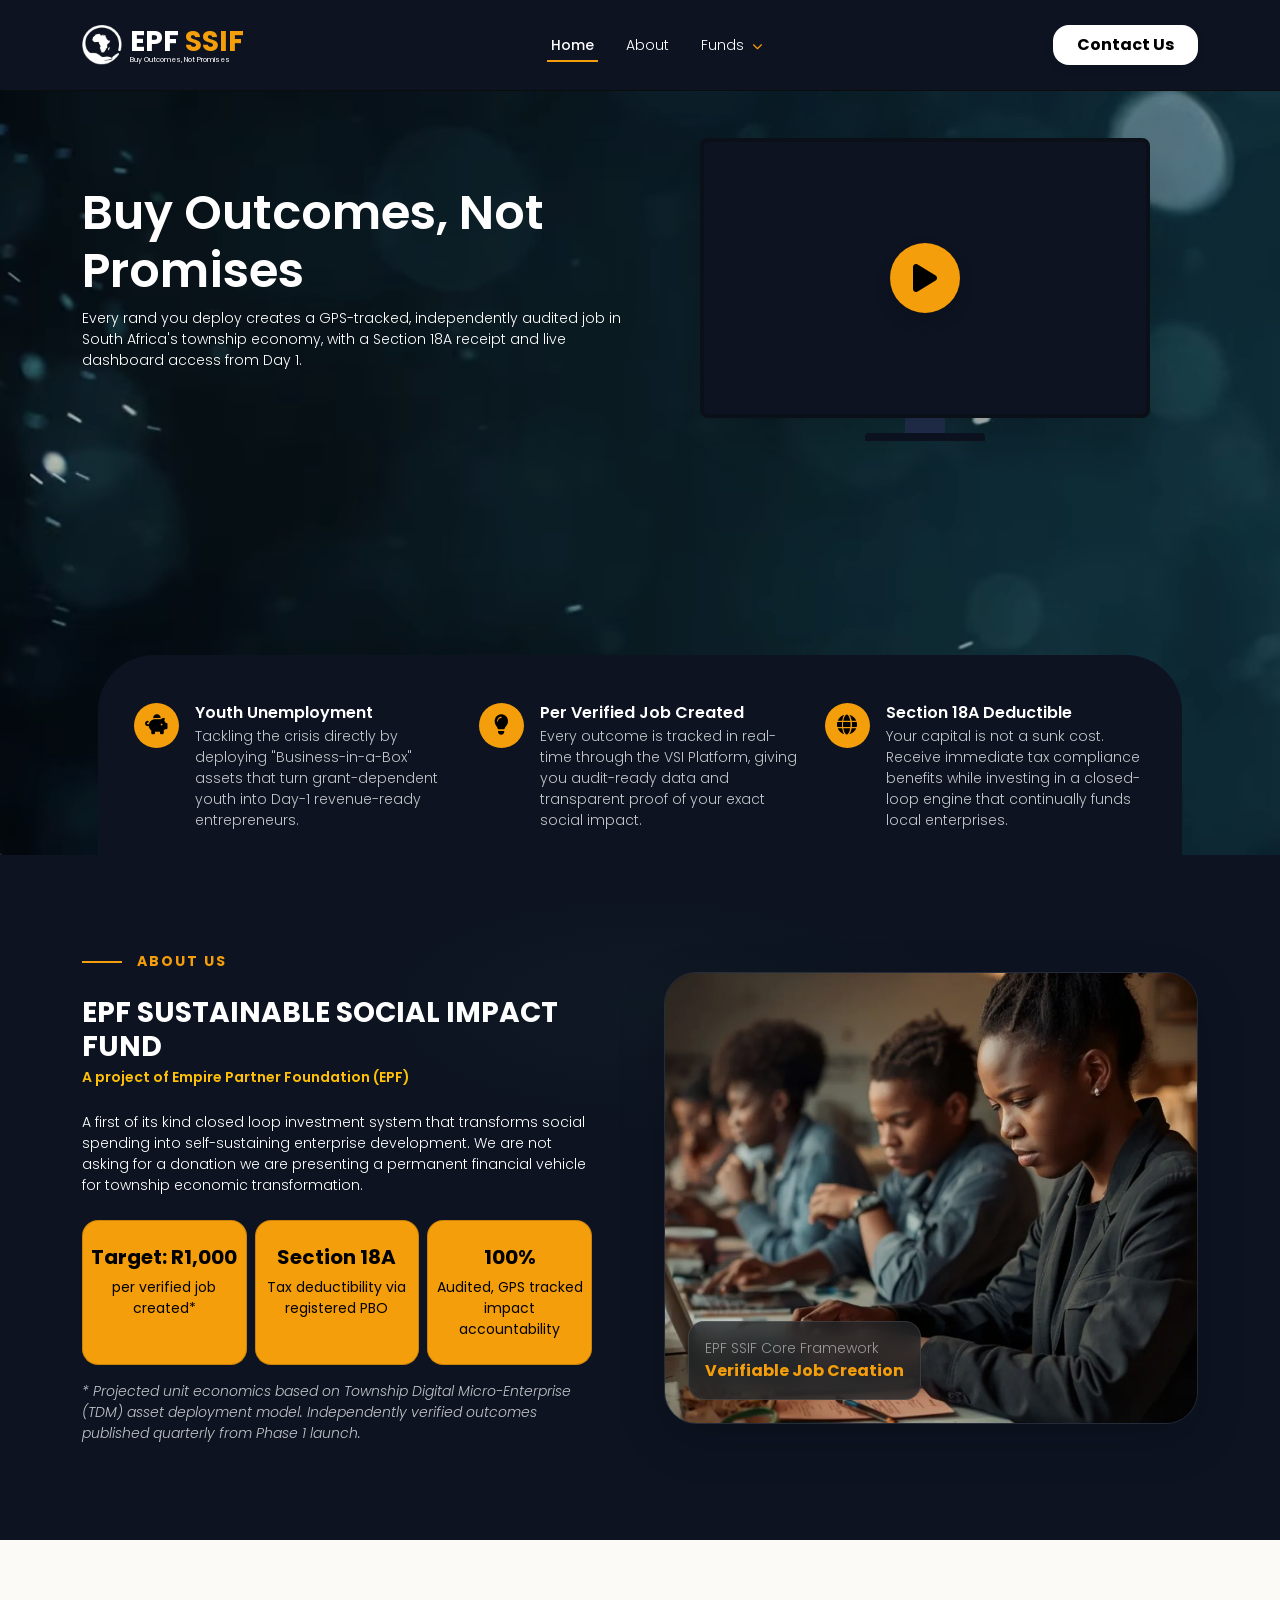
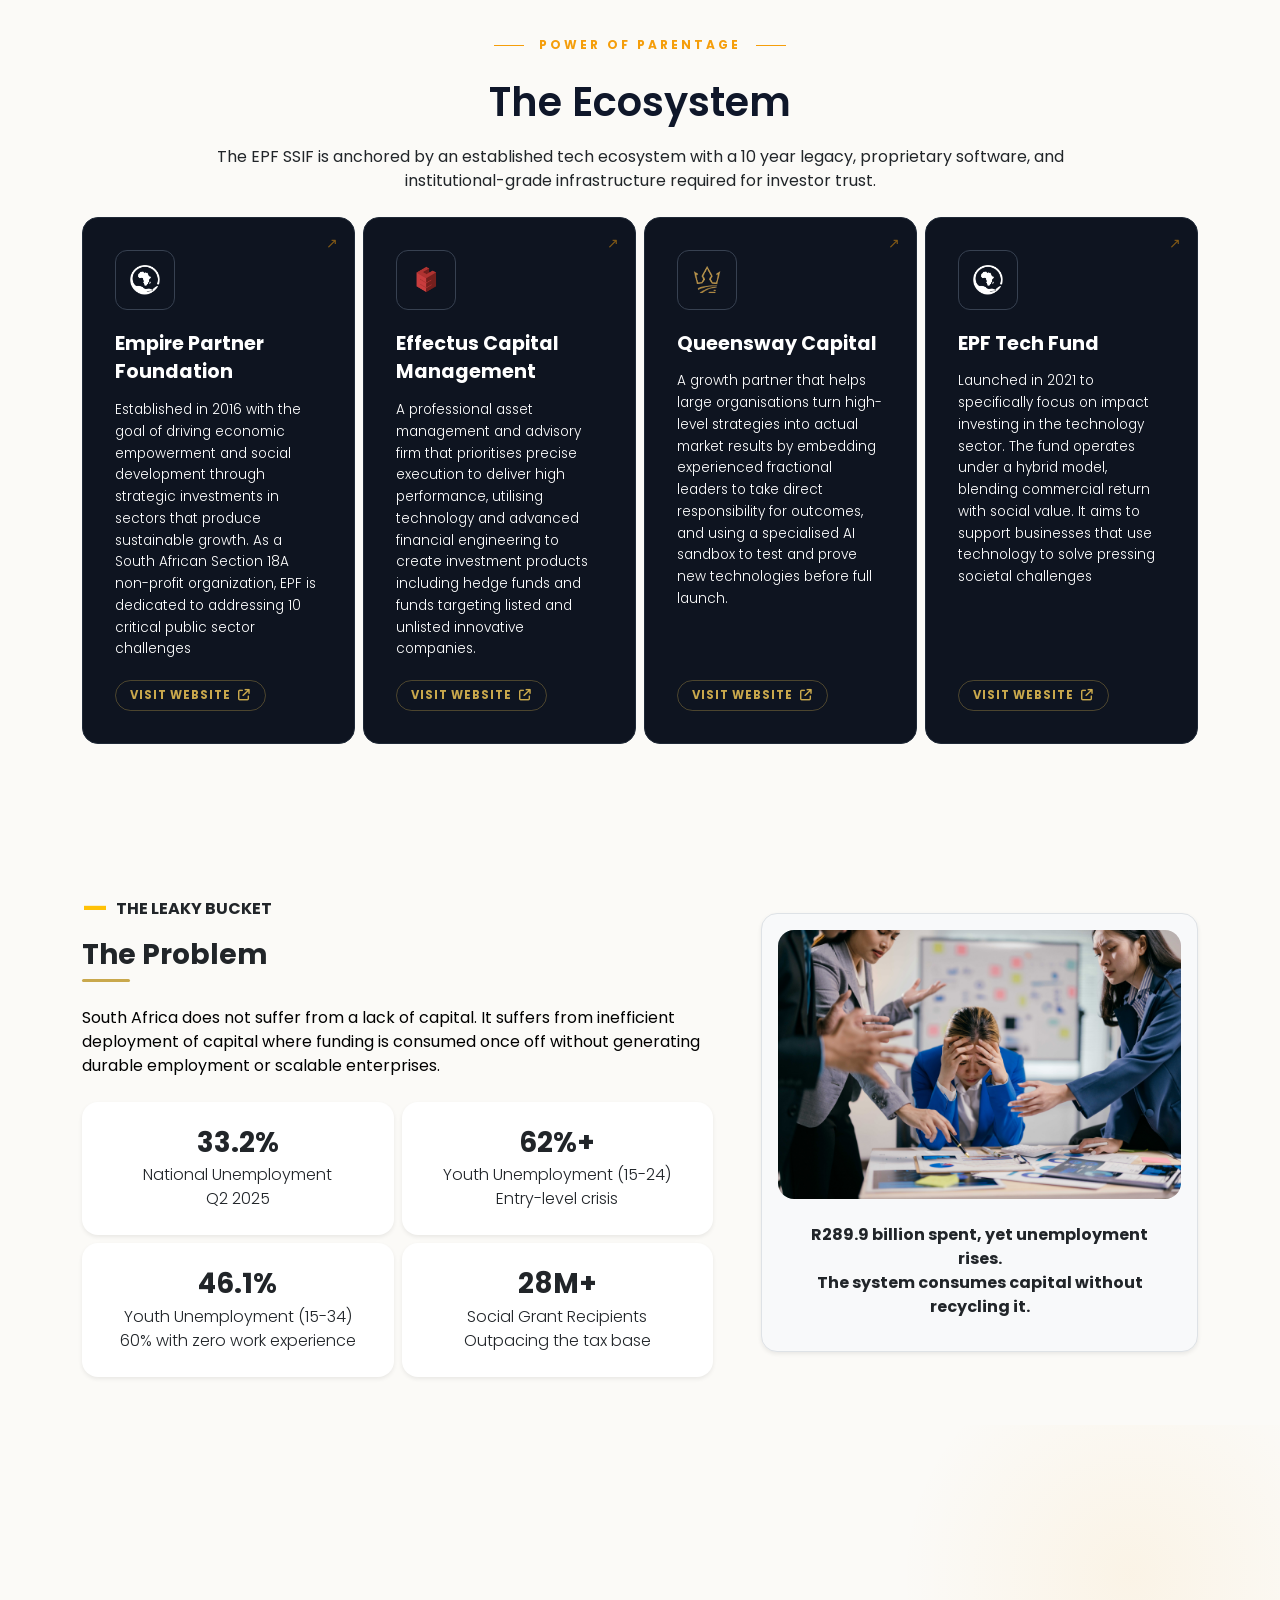
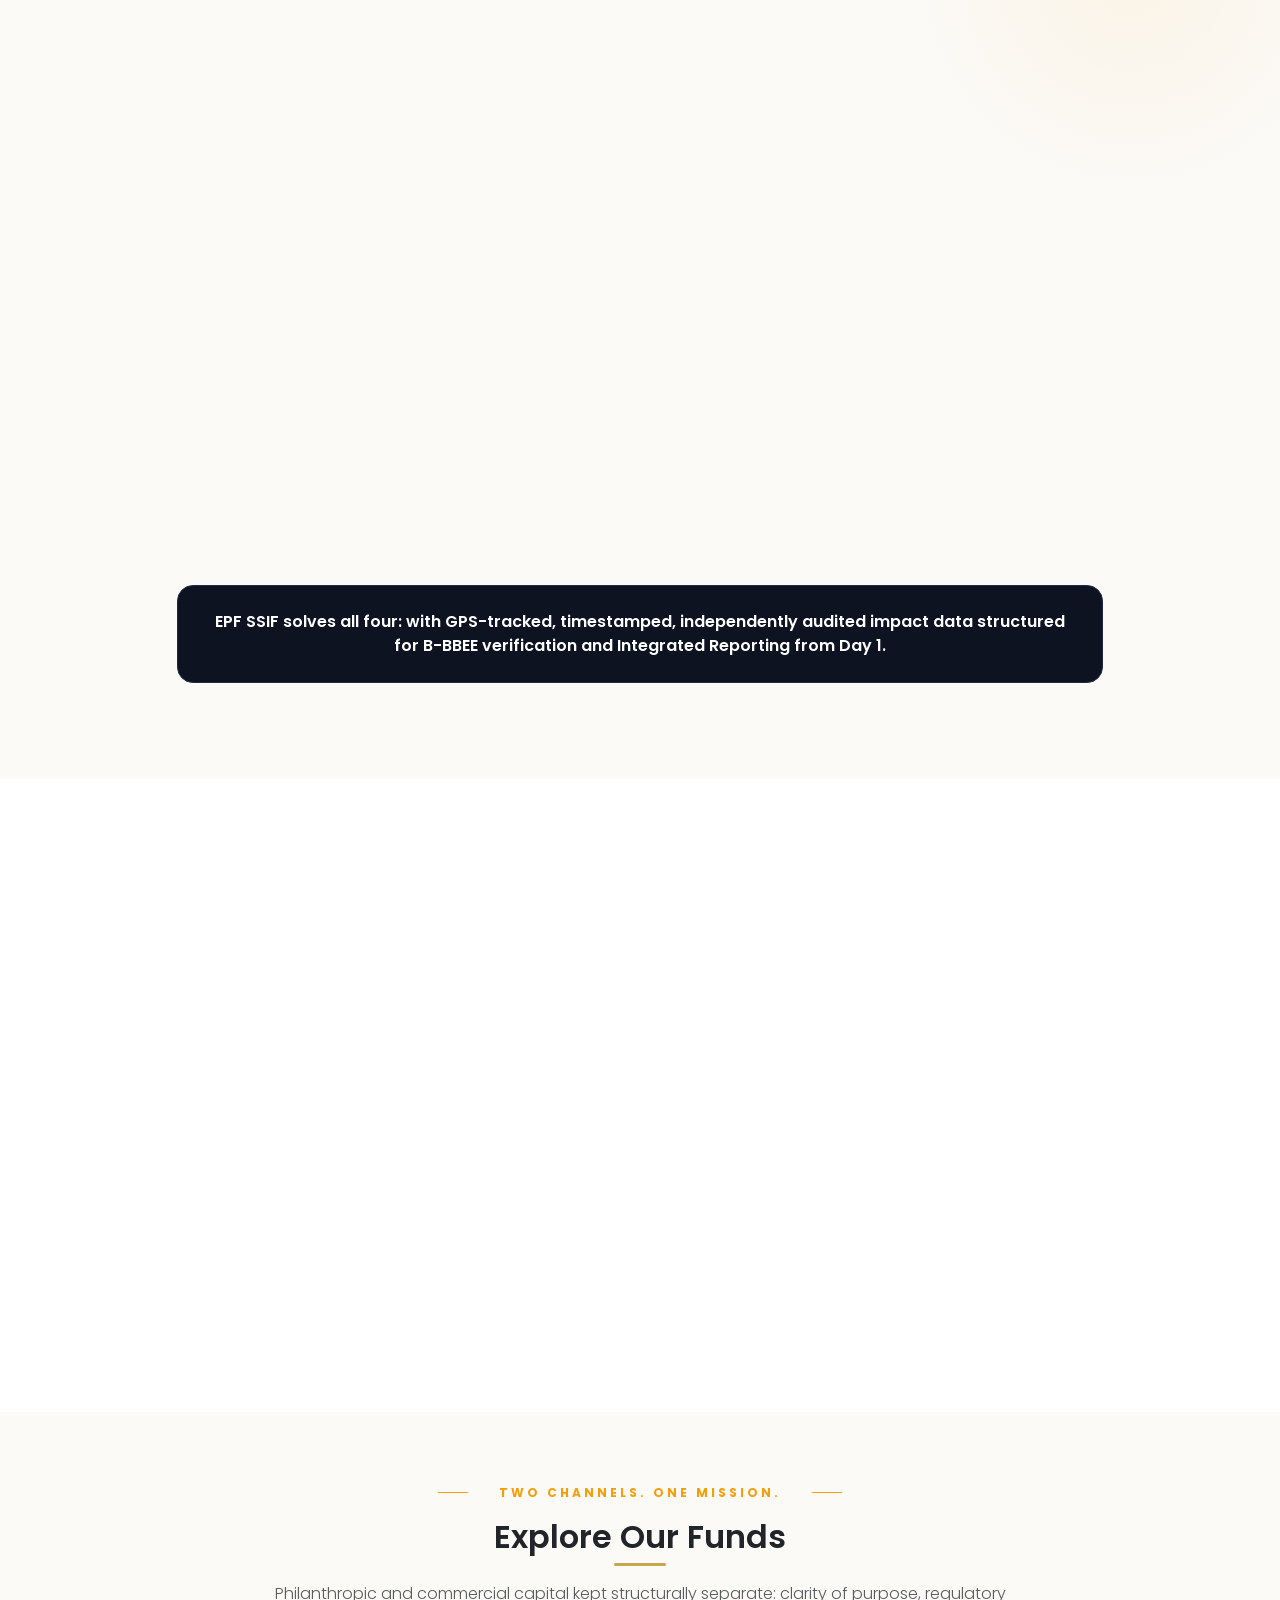
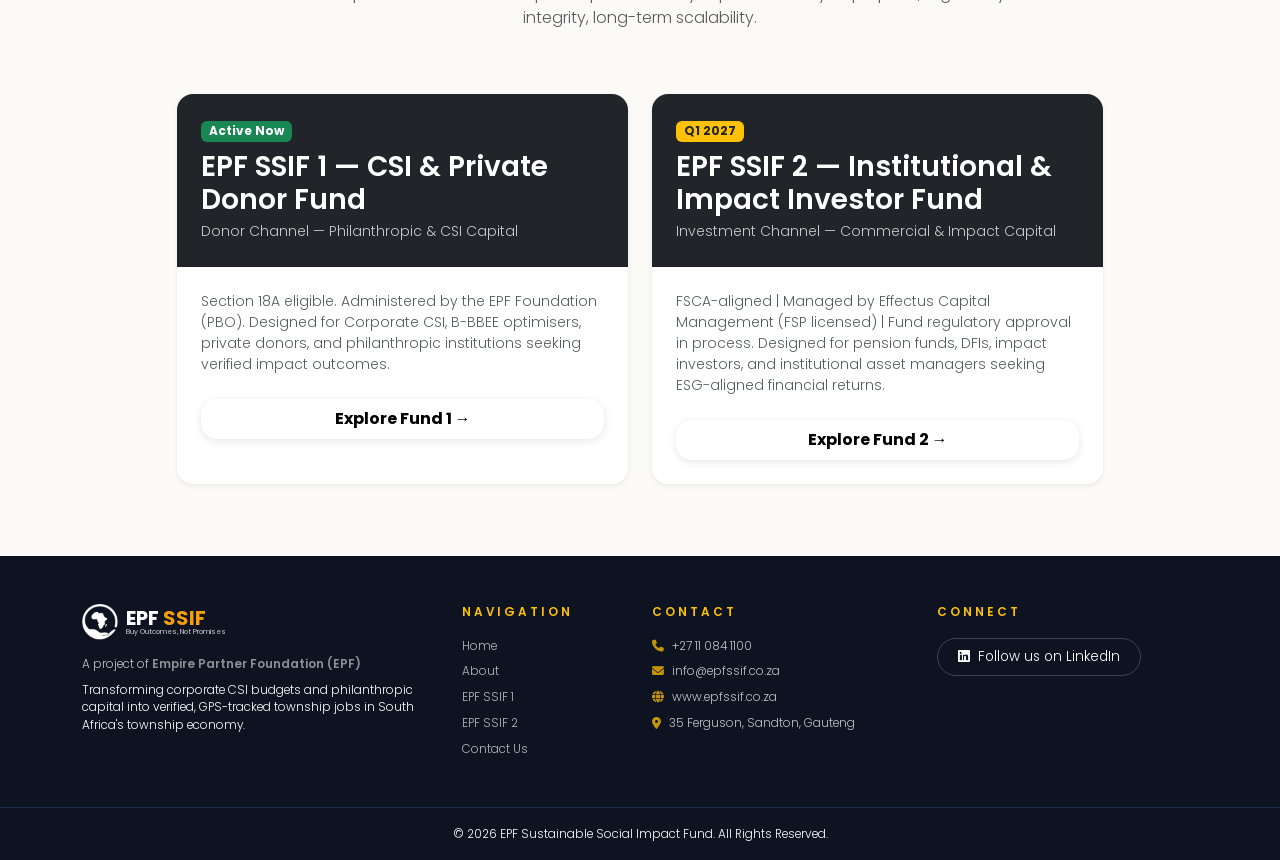
<file: index.html>
<!DOCTYPE html>
<html lang="en" class="page-html">

<head>
  <meta charset="UTF-8">
  <meta name="viewport" content="width=device-width, initial-scale=1.0">
  <title>EPF SSIF — Sustainable Social Impact Fund</title>
  <meta name="description" content="EPF Sustainable Social Impact Fund — a dual-channel impact investing platform delivering measurable social returns in South Africa's township economy.">
  <meta name="keywords" content="EPF SSIF, social impact fund, CSI, impact investing, township economy, South Africa, B-BBEE, sustainable investment">
  <meta name="google-site-verification" content="CNEmVVsgE3NPmEdyqD_vof82POo0dnpggFwTs8chqzw" />
  <link rel="icon" type="image/png" href="assets/images/EPF-logo-white.png">
  <link href="https://cdn.jsdelivr.net/npm/bootstrap@5.3.0/dist/css/bootstrap.min.css" rel="stylesheet">
  <link rel="stylesheet" href="https://cdnjs.cloudflare.com/ajax/libs/font-awesome/6.5.1/css/all.min.css"
    integrity="sha512-DTOQO9RWCH3ppGqcWaEA1BIZOC6xxalwEsw9c2QQeAIftl+Vegovlnee1c9QX4TctnWMn13TZye+giMm8e2LwA=="
    crossorigin="anonymous" referrerpolicy="no-referrer" />
  <link rel="stylesheet" href="assets/css/new-styles.css">
</head>
<nav class="navbar navbar-expand-lg navbar-dark navbar-background sticky-top">
    <div class="container">
      <a class="navbar-brand d-inline-flex align-items-center fw-bold fs-3" href="index.html">
        <img src="assets/images/EPF-logo-white.png" alt="UniVeritas Logo" width="40" height="40" class="me-2">
        <div class="d-flex flex-column lh-1">
          <span>EPF <span class="logo-span">SSIF</span></span>
          <small class="fw-normal logo-slogan text-white">Buy Outcomes, Not Promises</small>
        </div>
      </a>

      <button class="navbar-toggler" type="button" data-bs-toggle="collapse" data-bs-target="#mainNavbar"
        aria-controls="mainNavbar" aria-expanded="false" aria-label="Toggle navigation">
        <span class="navbar-toggler-icon"></span>
      </button>

      <div class="collapse navbar-collapse justify-content-center" id="mainNavbar">
        <ul class="navbar-nav">
          <li class="nav-item small"><a class="nav-link px-3 text-white active" href="index.html" aria-current="page">Home</a></li>
          <li class="nav-item small"><a class="nav-link px-3 text-white" href="about.html">About</a></li>
          <li class="nav-item small dropdown">
            <a class="nav-link px-3 text-white dropdown-toggle" href="#" role="button" data-bs-toggle="dropdown" aria-expanded="false">Funds <i class="fa-solid fa-chevron-down nav-dropdown-chevron"></i></a>
            <ul class="dropdown-menu dropdown-menu-dark">
              <li><a class="dropdown-item small" href="fund-1.html">EPF SSIF 1 — CSI &amp; Private Donor Fund</a></li>
              <li><a class="dropdown-item small" href="fund-2.html">EPF SSIF 2 — Institutional &amp; Impact Investor Fund</a></li>
            </ul>
          </li>
        </ul>
        <a href="contact-us.html" class="btn btn-light rounded-4 px-4 py-2 btn-one border-0 d-lg-none mt-3">Contact
          Us</a>
      </div>

      <a href="contact-us.html" class="btn btn-light rounded-4 px-4 py-2 btn-one border-0 d-none d-lg-block">Contact
        Us</a>
    </div>
  </nav>
<body class="page-body">

  <div class="page-loader-overlay" id="page_loader_overlay">
    <span class="page-loader"></span>
  </div>

  <section class="hero-section position-relative text-white">
    <video autoplay muted loop playsinline class="hero-video-bg">
      <source src="assets/videos/bg.webm" type="video/webm">
    </video>
    <div class="hero-overlay"></div>

    <div class="container">
      <div class="row align-items-center min-vh-50 py-5 d-flex flex-column flex-lg-row">
        <div class="col-lg-6 order-2 order-lg-1">
          <h1 class="display-5 fw-semibold hero-title hero-animate-1">Buy Outcomes, Not Promises</h1>
          <p class="mb-4 small hero-desc hero-animate-2">Every rand you deploy creates a GPS-tracked, independently audited job in South Africa's township economy, with a Section 18A receipt and live dashboard access from Day 1.</p>
          <div class="d-flex gap-3 mobile-btn d-none">
            <a href="#about"
              class="btn btn-light rounded-4 px-4 py-2 text-white bg-transparent btn-two text-decoration-none">Get
              Started</a>
            <a href="#about" class="btn btn-light rounded-4 px-4 py-2 btn-one border-0">Learn more</a>
          </div>
        </div>

        <div class="col-lg-6 d-flex justify-content-center position-relative mt-5 mt-lg-0 order-1 order-lg-2 hero-animate-3">
          <div class="position-relative">
            <div
              class="video-tv position-relative overflow-hidden d-flex align-items-center justify-content-center shadow-lg border border-dark border-4 rounded-3">
              <div id="playOverlay" class="text-center text-white z-2 position-relative">
                <div
                  class="icon rounded-circle d-inline-flex align-items-center justify-content-center shadow icon-circle">
                  <i class="fa-solid fa-play text-black fs-2"></i>
                </div>
              </div>

              <video id="promoVideo" muted loop playsinline
                class="position-absolute w-100 h-100 object-fit-contain opacity-50">
                <source src="https://empirewebvideos.s3.us-east-1.amazonaws.com/websites/empire/videos/ssif-hero.mp4"
                  type="video/mp4">
                Your browser does not support the video tag.
              </video>
            </div>

            <div class="d-flex flex-column align-items-center">
              <div class="tv-stand"></div>
              <div class="tv-base"></div>
            </div>
          </div>
        </div>
      </div>

      <div class="container-fluid px-0 px-md-3 mt-auto hero-animate-4">
        <div class="row hero-footer text-white rounded-top-5 p-4 mx-0 g-4">

          <div class="col-md-4 d-flex flex-column flex-md-row align-items-center align-items-md-start text-center text-md-start gap-3">
            <div class="icon rounded-circle d-flex align-items-center justify-content-center hero-icon flex-shrink-0">
              <i class="fa-solid fa-piggy-bank text-black fs-5"></i>
            </div>
            <div>
              <h6 class="fw-semibold mb-1 hero-title-two">Youth Unemployment</h6>
              <p class="small opacity-75 mb-0 hero-desc-two">Tackling the crisis directly by deploying
                "Business-in-a-Box" assets that turn grant-dependent youth into Day-1 revenue-ready entrepreneurs.</p>
            </div>
          </div>

          <div class="col-md-4 d-flex flex-column flex-md-row align-items-center align-items-md-start text-center text-md-start gap-3 border-start-md border-secondary">
            <div class="icon rounded-circle d-flex align-items-center justify-content-center hero-icon flex-shrink-0">
              <i class="fa-solid fa-lightbulb fs-5 text-black"></i>
            </div>
            <div>
              <h6 class="fw-semibold mb-1 hero-title-two">Per Verified Job Created</h6>
              <p class="small opacity-75 mb-0 hero-desc-two">Every outcome is tracked in real-time through the VSI
                Platform, giving you audit-ready data and transparent proof of your exact social impact.</p>
            </div>
          </div>

          <div class="col-md-4 d-flex flex-column flex-md-row align-items-center align-items-md-start text-center text-md-start gap-3 border-start-md border-secondary">
            <div class="icon rounded-circle d-flex align-items-center justify-content-center hero-icon flex-shrink-0">
              <i class="fa-solid fa-globe fs-5 text-black"></i>
            </div>
            <div>
              <h6 class="fw-semibold mb-1 hero-title-two">Section 18A Deductible</h6>
              <p class="small opacity-75 mb-0 hero-desc-two">Your capital is not a sunk cost. Receive immediate tax
                compliance benefits while investing in a closed-loop engine that continually funds local enterprises.
              </p>
            </div>
          </div>

        </div>
      </div>
    </div>
  </section>

  <section class="position-relative overflow-hidden py-5 problem-section-bg text-white" id="about">
    <div class="container py-5">
      <div class="row g-5 align-items-center">
        <div class="col-12 col-lg-6 pe-lg-5 reveal-left">
          <div class="d-flex align-items-center mb-4">
            <span class="eyebrow-line"></span>
            <span class="text-uppercase fw-bold eyebrow-text small">About us</span>
          </div>

          <h3 class="fw-bold mb-1">
            EPF SUSTAINABLE SOCIAL IMPACT FUND
          </h3>
          <p class="small text-warning fw-semibold mb-4">A project of Empire Partner Foundation (EPF)</p>

          <p class="small section-desc mb-4 hero-desc-two">
            A first of its kind closed loop investment system that transforms social spending into self-sustaining
            enterprise development. We are not asking for a donation we are presenting a permanent financial vehicle for
            township economic transformation.
          </p>
          <div class="row g-2 text-center">

            <div class="col-4">
              <div class="card h-100 about-card">
                <div class="card-body p-2 py-md-4">
                  <h5 class="card-title text-black fw-bold mb-1 mb-md-2 stats-title">Target: R1,000</h5>
                  <p class="card-text text-black fw-normal mb-0 stats-dec">per verified job created*</p>
                </div>
              </div>
            </div>

            <div class="col-4">
              <div class="card h-100 about-card">
                <div class="card-body p-2 py-md-4">
                  <h5 class="card-title text-black fw-bold mb-1 mb-md-2 stats-title">Section 18A</h5>
                  <p class="card-text text-black fw-normal mb-0 stats-dec">Tax deductibility via registered PBO</p>
                </div>
              </div>
            </div>

            <div class="col-4">
              <div class="card h-100 about-card">
                <div class="card-body p-2 py-md-4">
                  <h5 class="card-title text-black fw-bold mb-1 mb-md-2 stats-title">100%</h5>
                  <p class="card-text text-black fw-normal mb-0 stats-dec">Audited, GPS tracked impact accountability</p>
                </div>
              </div>
            </div>

          </div>
          <p class="small opacity-75 text-white mt-3 mb-0"><em>* Projected unit economics based on Township Digital Micro-Enterprise (TDM) asset deployment model. Independently verified outcomes published quarterly from Phase 1 launch.</em></p>

        </div>

        <div class="col-12 col-lg-6 reveal-right">
          <div class="position-relative">
            <div class="rounded-5 overflow-hidden shadow-lg border border-secondary border-opacity-25">
              <img src="assets/images/impact.webp" alt="Social Impact and Enterprise Development"
                class="img-fluid w-100 object-fit-cover about-img">
            </div>

            <div
              class="position-absolute bottom-0 start-0 m-4 p-3 bg-dark bg-opacity-75 backdrop-blur rounded-4 border border-white border-opacity-10 d-none d-md-block image-name">
              <p class="small mb-0 text-white-50">EPF SSIF Core Framework</p>
              <div class="fw-bold logo-span">Verifiable Job Creation</div>
            </div>
          </div>
        </div>

      </div>
    </div>
  </section>

  <section class="timeline-section-bg overflow-hidden py-5" id="ecosystem">
    <div class="container py-5">

      <div class="row justify-content-center text-center mb-2">
        <div class="col-12 col-lg-10">

          <div class="legacy-eyebrow-wrap d-flex align-items-center justify-content-center reveal">
            <span class="legacy-eyebrow-line"></span>
            <span class="legacy-eyebrow-text fw-bold text-uppercase logo-span">POWER OF PARENTAGE</span>
            <span class="legacy-eyebrow-line"></span>
          </div>

          <h2 class="timeline-heading fw-semibold fs-1 reveal reveal-delay-1 epf-heading-accent">The Ecosystem</h2>

          <p class="fw-normal reveal reveal-delay-2">The EPF SSIF is anchored by an established tech ecosystem with a 10 year legacy,
            proprietary software, and institutional-grade infrastructure required for investor trust.</p>
        </div>
      </div>

      <div class="row g-2 justify-content-center">
        <div class="col-12 col-md-6 col-xl-3 reveal reveal-delay-1">
          <a href="https://empirepartnerfoundation.org/" target="_blank" rel="noopener noreferrer" class="legacy-card text-start h-100 d-flex">
            <div class="legacy-icon-box bg-transparent d-flex align-items-center justify-content-center icon">
              <img src="assets/images/EPF-logo-white.png" alt="Company Logo" width="30" height="30" class="img-fluid">
            </div>
            <div class="legacy-card-title fw-bold logo-span text-white">Empire Partner Foundation</div>
            <div class="legacy-card-desc text-white">Established in 2016 with the goal of driving economic empowerment
              and social development through strategic investments in sectors that produce sustainable growth. As a
              South African Section 18A non-profit organization, EPF is dedicated to addressing 10 critical public
              sector challenges</div>
            <span class="legacy-card-btn">Visit Website <i class="fa-solid fa-arrow-up-right-from-square"></i></span>
          </a>
        </div>

        <div class="col-12 col-md-6 col-xl-3 reveal reveal-delay-2">
          <a href="https://www.effectuscapital.co.za" target="_blank" rel="noopener noreferrer" class="legacy-card text-start h-100 d-flex">
            <div class="legacy-icon-box bg-transparent d-flex align-items-center justify-content-center icon">
              <img src="assets/images/ecm_logo.png" alt="Company Logo" width="30" height="30" class="img-fluid">
            </div>
            <div class="legacy-card-title fw-bold logo-span text-white">Effectus Capital Management</div>
            <div class="legacy-card-desc text-white">A professional asset management and advisory firm that prioritises precise execution to deliver high performance, utilising technology and advanced financial engineering to create investment products including hedge funds and funds targeting listed and unlisted innovative companies.</div>
            <span class="legacy-card-btn">Visit Website <i class="fa-solid fa-arrow-up-right-from-square"></i></span>
          </a>
        </div>

        <div class="col-12 col-md-6 col-xl-3 reveal reveal-delay-3">
          <a href="https://www.queenswaycapital.co.za" target="_blank" rel="noopener noreferrer" class="legacy-card text-start h-100 d-flex">
            <div class="legacy-icon-box bg-transparent d-flex align-items-center justify-content-center icon">
              <img src="assets/images/qwc.png" alt="Queensway Capital Logo" width="30" height="30" class="img-fluid">
            </div>
            <div class="legacy-card-title fw-bold logo-span text-white">Queensway Capital</div>
            <div class="legacy-card-desc text-white">A growth partner that helps large organisations turn high-level strategies into actual market results by embedding experienced fractional leaders to take direct responsibility for outcomes, and using a specialised AI sandbox to test and prove new technologies before full launch.</div>
            <span class="legacy-card-btn">Visit Website <i class="fa-solid fa-arrow-up-right-from-square"></i></span>
          </a>
        </div>

        <div class="col-12 col-md-6 col-xl-3 reveal reveal-delay-4">
          <a href="https://epftechfund.org/" target="_blank" rel="noopener noreferrer" class="legacy-card text-start h-100 d-flex">
            <div class="legacy-icon-box bg-transparent d-flex align-items-center justify-content-center icon">
              <img src="assets/images/EPF-logo-white.png" alt="Company Logo" width="30" height="30" class="img-fluid">
            </div>
            <div class="legacy-card-title fw-bold logo-span text-white">EPF Tech Fund</div>
            <div class="legacy-card-desc text-white">Launched in 2021 to specifically focus on impact investing in the
              technology sector. The fund operates under a hybrid model, blending commercial return with social value.
              It aims to support businesses that use technology to solve pressing societal challenges</div>
            <span class="legacy-card-btn">Visit Website <i class="fa-solid fa-arrow-up-right-from-square"></i></span>
          </a>
        </div>

      </div>
    </div>
  </section>

  <section class="timeline-section-bg text-dark py-5">
    <div class="container">
      <div class="row align-items-center g-5">

        <div class="col-lg-7 reveal-left">

          <div class="mb-4">
            <div class="d-flex align-items-center mb-2">
              <span class="text-warning fs-3 fw-bold me-2">&mdash;</span>
              <span class="fw-bold text-uppercase tracking-wide">The Leaky Bucket</span>
            </div>
            <h3 class="fw-bold text-dark mb-4 epf-heading-accent-left">The Problem</h3>
            <p class="text-black fw-normal">
              South Africa does not suffer from a lack of capital. It suffers from inefficient deployment of capital
              where funding is consumed once off without generating durable employment or scalable enterprises.
            </p>
          </div>

          <div class="row g-2">

            <div class="col-md-6">
              <div class="card h-100 border-0 border-secondary rounded-4 shadow-sm">
                <div class="card-body d-flex flex-column justify-content-center text-center p-4">
                  <h3 class="card-title fw-bold mb-1">33.2%</h3>
                  <p class="card-text mb-0">National Unemployment<br>Q2 2025</p>
                </div>
              </div>
            </div>

            <div class="col-md-6">
              <div class="card h-100 border-0 border-secondary rounded-4 shadow-sm">
                <div class="card-body d-flex flex-column justify-content-center text-center p-4">
                  <h3 class="card-title fw-bold mb-1">62%+</h3>
                  <p class="card-text mb-0">Youth Unemployment (15-24)<br>Entry-level crisis</p>
                </div>
              </div>
            </div>

            <div class="col-md-6">
              <div class="card h-100 border-0 border-secondary rounded-4 shadow-sm">
                <div class="card-body d-flex flex-column justify-content-center text-center p-4">
                  <h3 class="card-title fw-bold mb-1">46.1%</h3>
                  <p class="card-text mb-0">Youth Unemployment (15-34)<br>60% with zero work experience</p>
                </div>
              </div>
            </div>

            <div class="col-md-6">
              <div class="card h-100 border-0 border-secondary rounded-4 shadow-sm">
                <div class="card-body d-flex flex-column justify-content-center text-center p-4">
                  <h3 class="card-title fw-bold mb-1">28M+</h3>
                  <p class="card-text mb-0">Social Grant Recipients<br>Outpacing the tax base</p>
                </div>
              </div>
            </div>

          </div>
        </div>

        <div class="col-lg-5 text-center reveal-right">
          <div class="bg-light rounded-4 p-3 shadow-sm border">
            <img src="assets/images/problem.JPG" alt="Leaky Bucket Overflowing" class="img-fluid rounded-4 mb-4">

            <p class="fw-bold text-dark px-3 mb-2 pb-2">
              R289.9 billion spent, yet unemployment rises.<br>
              The system consumes capital without recycling it.
            </p>
          </div>
        </div>

      </div>
    </div>
  </section>

  <section class="py-5 donation-gap-bg" id="donation_gap">
    <div class="container py-5">

      <div class="row justify-content-center mb-5">
        <div class="col-12 col-lg-8 text-center reveal">
          <p class="text-warning text-uppercase fw-bold small mb-2 letter-spacing-2">The Donation Gap</p>
          <h2 class="fw-semibold mb-3 epf-heading-accent">Why Your Donation Deserves Better</h2>
          <p class="text-muted">Traditional philanthropy is built on goodwill, but goodwill alone cannot solve a structural unemployment crisis. The challenge is not generosity; it is the mechanism through which generosity flows.</p>
        </div>
      </div>

      <div class="row g-4 justify-content-center">

        <div class="col-12 col-md-6 reveal reveal-delay-1">
          <div class="donation-gap-card h-100">
            <div class="d-flex align-items-center mb-3">
              <div class="donation-gap-icon me-3">
                <i class="fa-solid fa-chart-line"></i>
              </div>
              <h5 class="fw-bold mb-0">No Proof of Impact</h5>
            </div>
            <p class="mb-0 text-muted small">Most donors receive a receipt but no evidence of what their money actually created. How many jobs? How long did they last? Where is the proof?</p>
          </div>
        </div>

        <div class="col-12 col-md-6 reveal reveal-delay-2">
          <div class="donation-gap-card h-100">
            <div class="d-flex align-items-center mb-3">
              <div class="donation-gap-icon me-3">
                <i class="fa-solid fa-file-contract"></i>
              </div>
              <h5 class="fw-bold mb-0">No Accountability</h5>
            </div>
            <p class="mb-0 text-muted small">Manual reporting, cash handling, and unverified milestones leave donors relying on trust. The EPF SSIF replaces trust with technology.</p>
          </div>
        </div>

        <div class="col-12 col-md-6 reveal reveal-delay-3">
          <div class="donation-gap-card h-100">
            <div class="d-flex align-items-center mb-3">
              <div class="donation-gap-icon me-3">
                <i class="fa-solid fa-arrow-rotate-left"></i>
              </div>
              <h5 class="fw-bold mb-0">Once-off Value</h5>
            </div>
            <p class="mb-0 text-muted small">A traditional donation creates a moment, not a movement. Once spent, the impact stops. The circular engine turns your gift into a perpetual cycle.</p>
          </div>
        </div>

        <div class="col-12 col-md-6 reveal reveal-delay-4">
          <div class="donation-gap-card h-100">
            <div class="d-flex align-items-center mb-3">
              <div class="donation-gap-icon me-3">
                <i class="fa-solid fa-heart"></i>
              </div>
              <h5 class="fw-bold mb-0">No Legacy</h5>
            </div>
            <p class="mb-0 text-muted small">Your contribution should build something durable. A township enterprise that creates 10 jobs today will create 20 tomorrow if the capital keeps being reinvested.</p>
          </div>
        </div>

      </div>

      <div class="row justify-content-center mt-5">
        <div class="col-12 col-lg-10">
          <div class="donation-gap-solution p-4 rounded-4 text-center">
            <p class="mb-0 fw-semibold">EPF SSIF solves all four: with GPS-tracked, timestamped, independently audited impact data structured for B-BBEE verification and Integrated Reporting from Day 1.</p>
          </div>
        </div>
      </div>

    </div>
  </section>

  <section class="py-5 bg-white">
    <div class="container py-4">
      <div class="row justify-content-center mb-5">
        <div class="col-12 col-lg-8 text-center reveal">
          <p class="text-warning text-uppercase fw-bold small letter-spacing-2 mb-2">Pilot to Platform</p>
          <h2 class="fw-semibold mb-3 epf-heading-accent">A Two-Phase Journey to Scale</h2>
          <p class="text-muted">Phase 1 donors are not just making a philanthropic contribution; they are funding the institutional proof-of-concept that unlocks R100M+ of commercial capital in Phase 2.</p>
        </div>
      </div>
      <div class="row g-4 justify-content-center">
        <div class="col-12 col-md-6 col-lg-5 reveal reveal-delay-1">
          <div class="deliverable-card h-100">
            <div class="deliverable-icon mb-3"><i class="fa-solid fa-seedling"></i></div>
            <p class="text-warning fw-semibold small text-uppercase letter-spacing-2 mb-2">Phase 1 — Active Now (2026)</p>
            <h6 class="fw-bold mb-2">Build the Proof-of-Concept</h6>
            <p class="small text-muted mb-0">Donor and CSI capital deploys the first cohort of entrepreneurs and builds the verified impact data set: 100+ entrepreneurs, 10,000 targeted verified jobs, fully audited. Early Phase 1 contributors are the anchor proof-of-concept.</p>
          </div>
        </div>
        <div class="col-12 col-md-6 col-lg-5 reveal reveal-delay-2">
          <div class="deliverable-card h-100">
            <div class="deliverable-icon mb-3"><i class="fa-solid fa-rocket"></i></div>
            <p class="text-warning fw-semibold small text-uppercase letter-spacing-2 mb-2">Phase 2 — 2027</p>
            <h6 class="fw-bold mb-2">Unlock Institutional Capital</h6>
            <p class="small text-muted mb-0">Once Phase 1 proof points are established, institutional capital enters via the Social Impact Security Instrument (SSIN), targeting pension funds, DFIs, and impact investors. Your audited Phase 1 outcomes are the cornerstone of the Phase 2 institutional offer.</p>
          </div>
        </div>
      </div>
    </div>
  </section>

  <section class="py-5 timeline-section-bg text-dark" id="our_funds">
    <div class="container py-4">

      <div class="row justify-content-center text-center mb-5">
        <div class="col-12 col-lg-8 reveal">
          <div class="legacy-eyebrow-wrap d-flex align-items-center justify-content-center mb-3">
            <span class="legacy-eyebrow-line"></span>
            <span class="legacy-eyebrow-text fw-bold text-uppercase logo-span mx-3">Two Channels. One Mission.</span>
            <span class="legacy-eyebrow-line"></span>
          </div>
          <h2 class="fw-semibold mb-3 epf-heading-accent">Explore Our Funds</h2>
          <p class="text-muted">Philanthropic and commercial capital kept structurally separate: clarity of purpose, regulatory integrity, long-term scalability.</p>
        </div>
      </div>

      <div class="row g-4 justify-content-center">

        <div class="col-12 col-md-6 col-lg-5 reveal reveal-delay-1">
          <div class="card h-100 border-0 rounded-4 shadow-sm overflow-hidden">
            <div class="card-header bg-dark text-white p-4">
              <span class="badge bg-success mb-2">Active Now</span>
              <h3 class="fw-semibold mb-1">EPF SSIF 1 — CSI &amp; Private Donor Fund</h3>
              <p class="small mb-0 opacity-75">Donor Channel — Philanthropic &amp; CSI Capital</p>
            </div>
            <div class="card-body p-4">
              <p class="text-muted small mb-4">Section 18A eligible. Administered by the EPF Foundation (PBO). Designed for Corporate CSI, B-BBEE optimisers, private donors, and philanthropic institutions seeking verified impact outcomes.</p>
              <a href="fund-1.html" class="btn btn-dark rounded-4 px-4 py-2 btn-one border-0 w-100">Explore Fund 1 &rarr;</a>
            </div>
          </div>
        </div>

        <div class="col-12 col-md-6 col-lg-5 reveal reveal-delay-2">
          <div class="card h-100 border-0 rounded-4 shadow-sm overflow-hidden">
            <div class="card-header bg-dark text-white p-4">
              <span class="badge bg-warning text-dark mb-2">Q1 2027</span>
              <h3 class="fw-semibold mb-1">EPF SSIF 2 — Institutional &amp; Impact Investor Fund</h3>
              <p class="small mb-0 opacity-75">Investment Channel — Commercial &amp; Impact Capital</p>
            </div>
            <div class="card-body p-4">
              <p class="text-muted small mb-4">FSCA-aligned | Managed by Effectus Capital Management (FSP licensed) | Fund regulatory approval in process. Designed for pension funds, DFIs, impact investors, and institutional asset managers seeking ESG-aligned financial returns.</p>
              <a href="fund-2.html" class="btn btn-dark rounded-4 px-4 py-2 btn-one border-0 w-100">Explore Fund 2 &rarr;</a>
            </div>
          </div>
        </div>

      </div>
    </div>
  </section>

  <footer class="invitation-footer">
    <div class="container py-5">
      <div class="row g-4">
        <div class="col-12 col-lg-4">
          <a class="d-inline-flex align-items-center gap-2 mb-3 text-decoration-none" href="index.html">
            <img src="assets/images/EPF-logo-white.png" alt="EPF SSIF Logo" width="36" height="36">
            <div class="d-flex flex-column lh-1">
              <span class="fw-bold text-white fs-5">EPF <span class="logo-span">SSIF</span></span>
              <small class="fw-normal logo-slogan text-white opacity-75">Buy Outcomes, Not Promises</small>
            </div>
          </a>
          <p class="small opacity-75 mb-2">A project of <a href="https://empirepartnerfoundation.org/" target="_blank" rel="noopener noreferrer" class="footer-link fw-semibold">Empire Partner Foundation (EPF)</a></p>
          <p class="small opacity-60 mb-0">Transforming corporate CSI budgets and philanthropic capital into verified, GPS-tracked township jobs in South Africa's township economy.</p>
        </div>
        <div class="col-6 col-lg-2">
          <p class="text-warning fw-semibold small text-uppercase letter-spacing-2 mb-3">Navigation</p>
          <ul class="list-unstyled small mb-0">
            <li class="mb-2"><a href="index.html" class="footer-link">Home</a></li>
            <li class="mb-2"><a href="about.html" class="footer-link">About</a></li>
            <li class="mb-2"><a href="fund-1.html" class="footer-link">EPF SSIF 1</a></li>
            <li class="mb-2"><a href="fund-2.html" class="footer-link">EPF SSIF 2</a></li>
            <li><a href="contact-us.html" class="footer-link">Contact Us</a></li>
          </ul>
        </div>
        <div class="col-6 col-lg-3">
          <p class="text-warning fw-semibold small text-uppercase letter-spacing-2 mb-3">Contact</p>
          <ul class="list-unstyled small mb-0">
            <li class="mb-2 opacity-75"><i class="fa-solid fa-phone text-warning me-2"></i>+27 11 084 1100</li>
            <li class="mb-2 opacity-75"><i class="fa-solid fa-envelope text-warning me-2"></i>info@epfssif.co.za</li>
            <li class="mb-2 opacity-75"><i class="fa-solid fa-globe text-warning me-2"></i>www.epfssif.co.za</li>
            <li class="opacity-75"><i class="fa-solid fa-location-dot text-warning me-2"></i>35 Ferguson, Sandton, Gauteng</li>
          </ul>
        </div>
        <div class="col-12 col-lg-3">
          <p class="text-warning fw-semibold small text-uppercase letter-spacing-2 mb-3">Connect</p>
          <a href="https://www.linkedin.com/company/the-epf-sustainable-social-impact-fund-epf-ssif/" target="_blank" rel="noopener noreferrer" class="footer-social-btn">
            <i class="fa-brands fa-linkedin"></i>
            <span>Follow us on LinkedIn</span>
          </a>
        </div>
      </div>
    </div>
    <div class="footer-bottom">
      <div class="container">
        <span class="small opacity-60">&copy; 2026 EPF Sustainable Social Impact Fund. All Rights Reserved.</span>
      </div>
    </div>
  </footer>

  <button class="back-to-top" id="back_to_top" aria-label="Back to top">
    <i class="fa-solid fa-chevron-up"></i>
  </button>

  <script src="https://code.jquery.com/jquery-3.7.1.min.js" integrity="sha256-/JqT3SQfawRcv/BIHPThkBvs0OEvtFFmqPF/lYI/Cxo=" crossorigin="anonymous"></script>

  <script src="https://cdn.jsdelivr.net/npm/bootstrap@5.3.0/dist/js/bootstrap.bundle.min.js"></script>

  <script src="assets/js/new.js"></script>

</body>
</html>
</file>
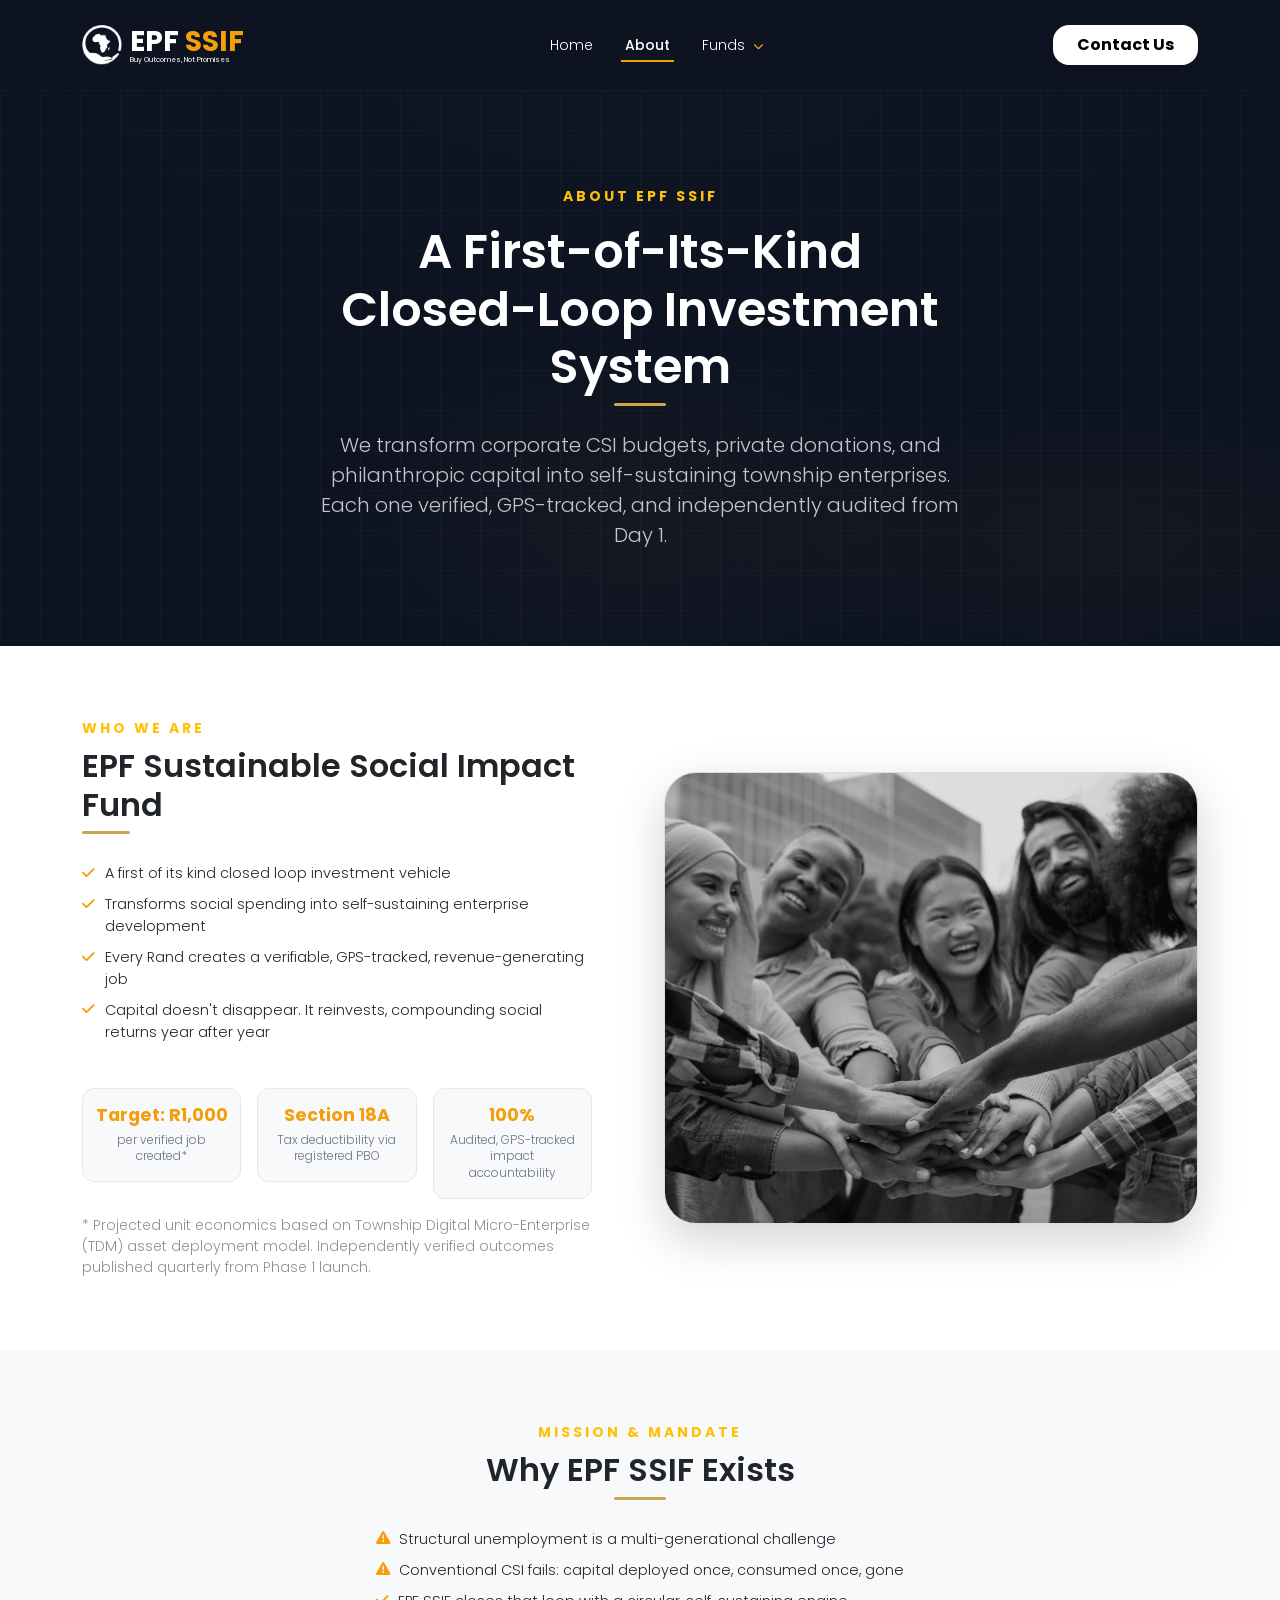
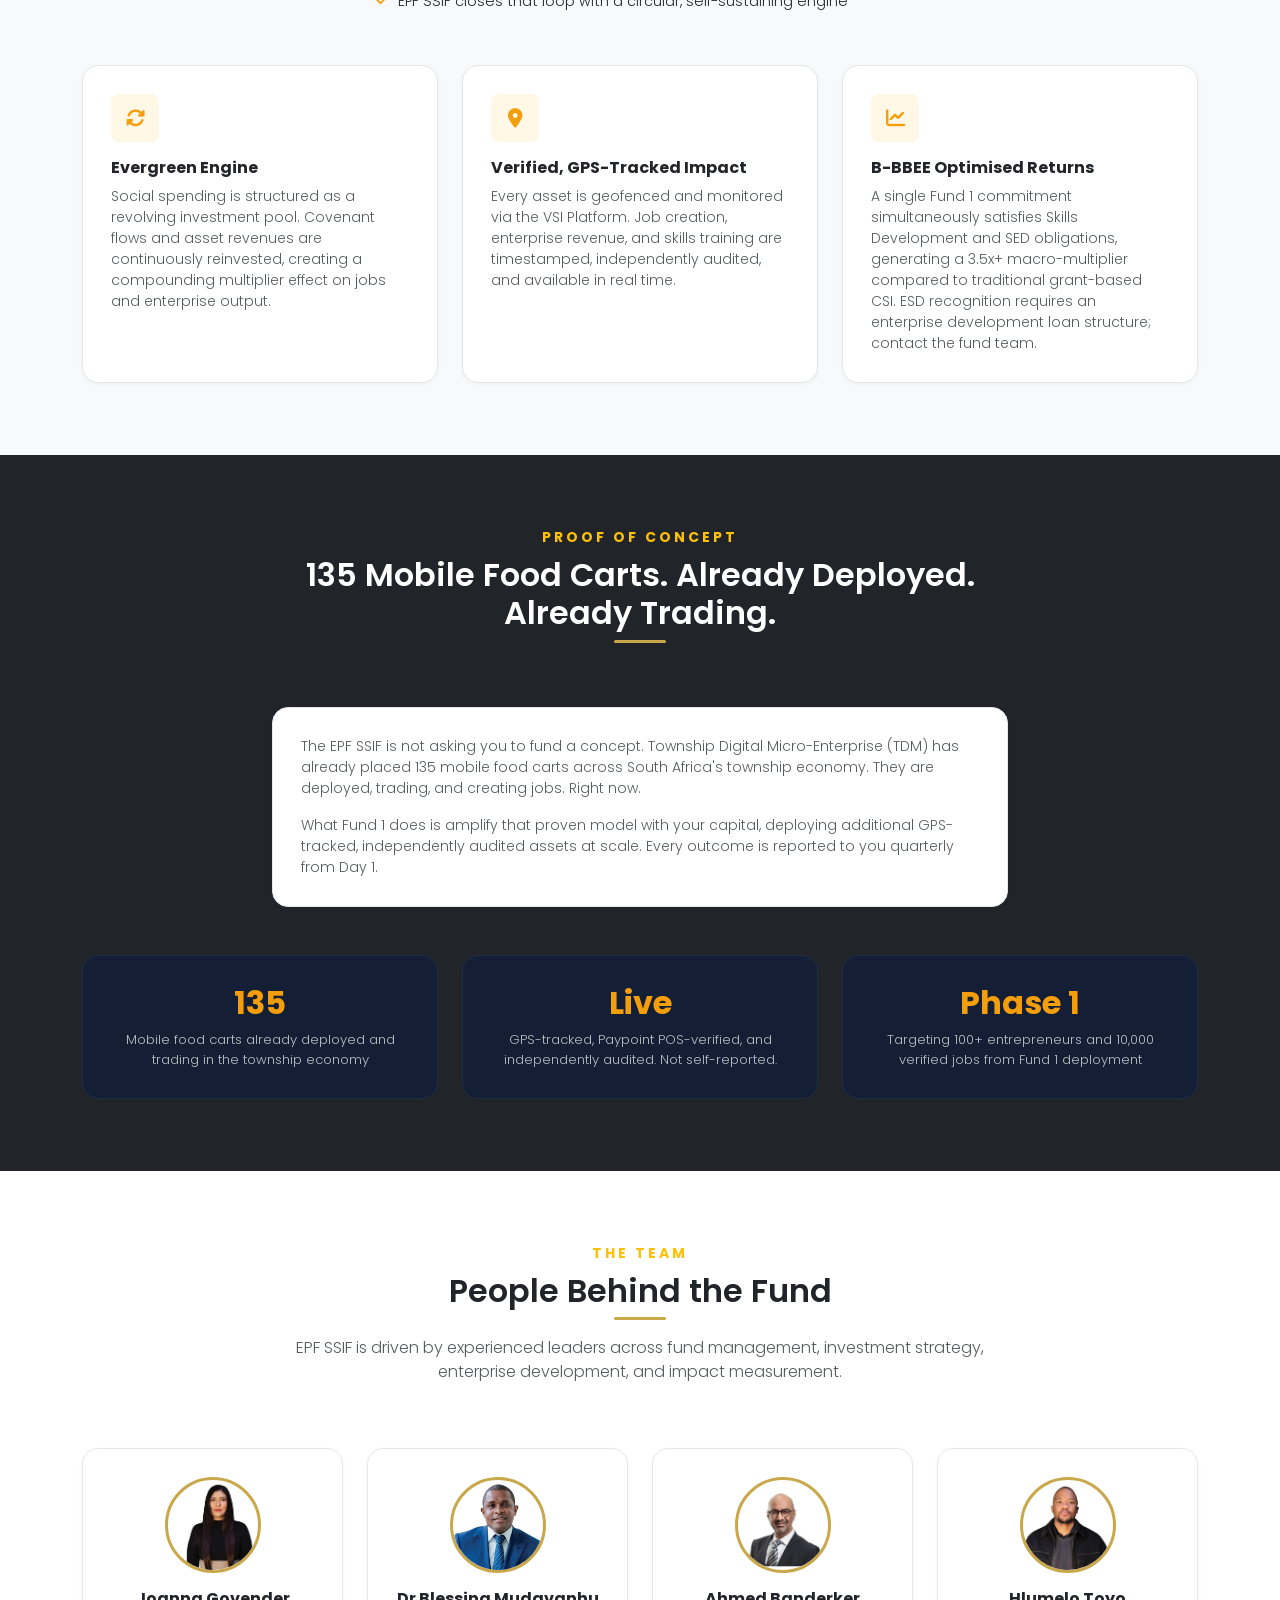
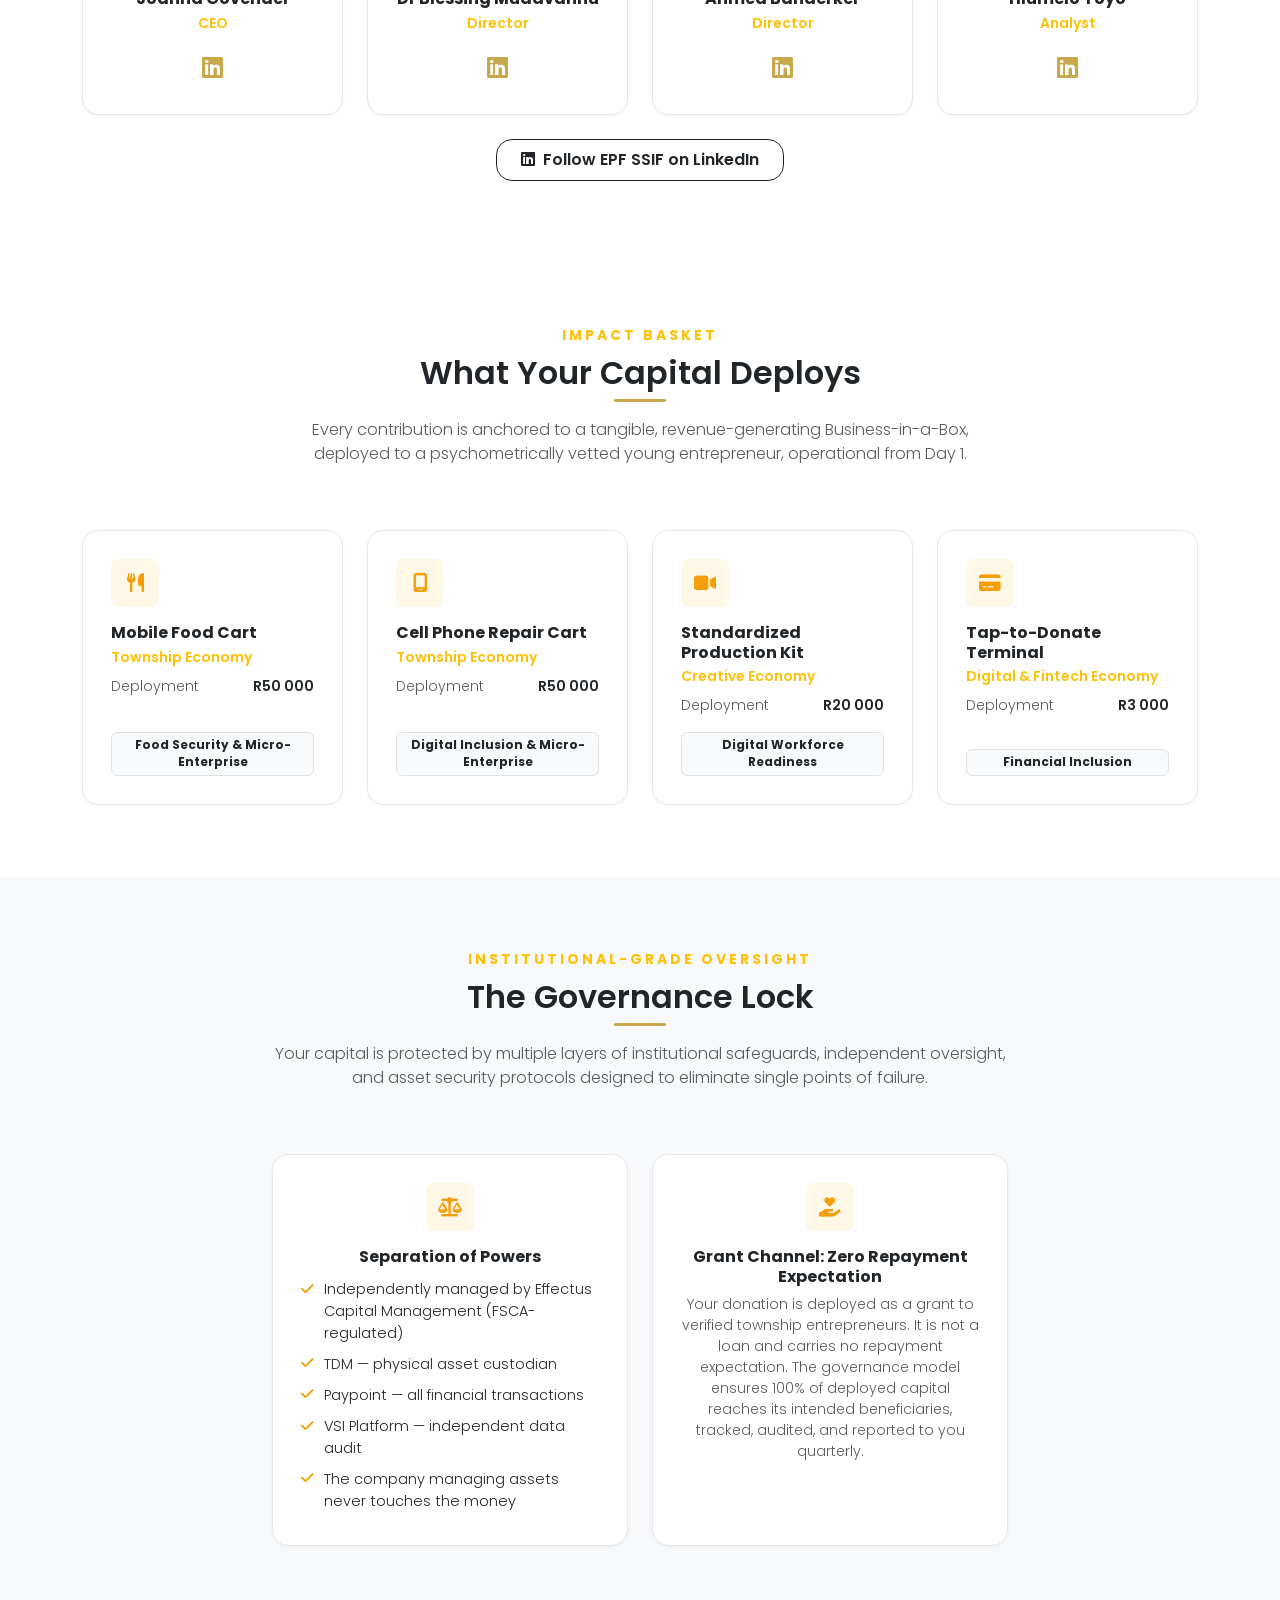
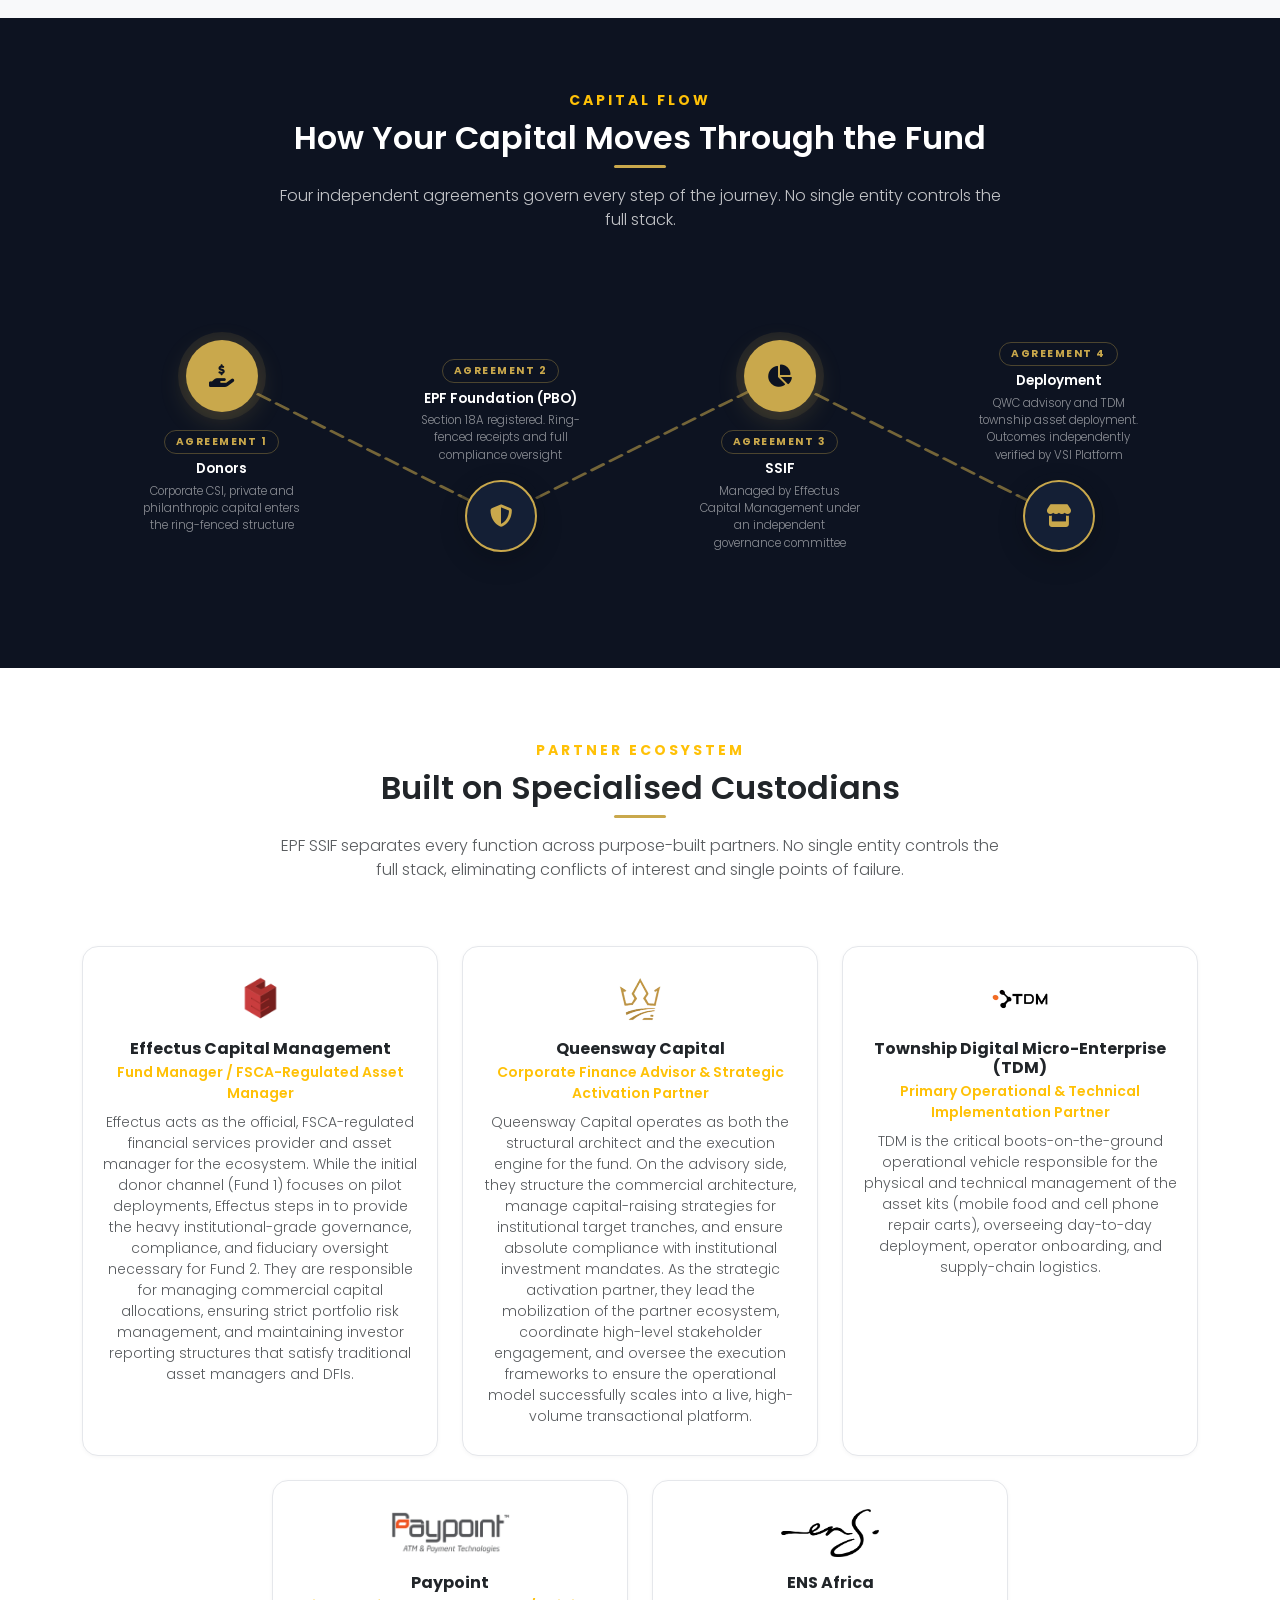
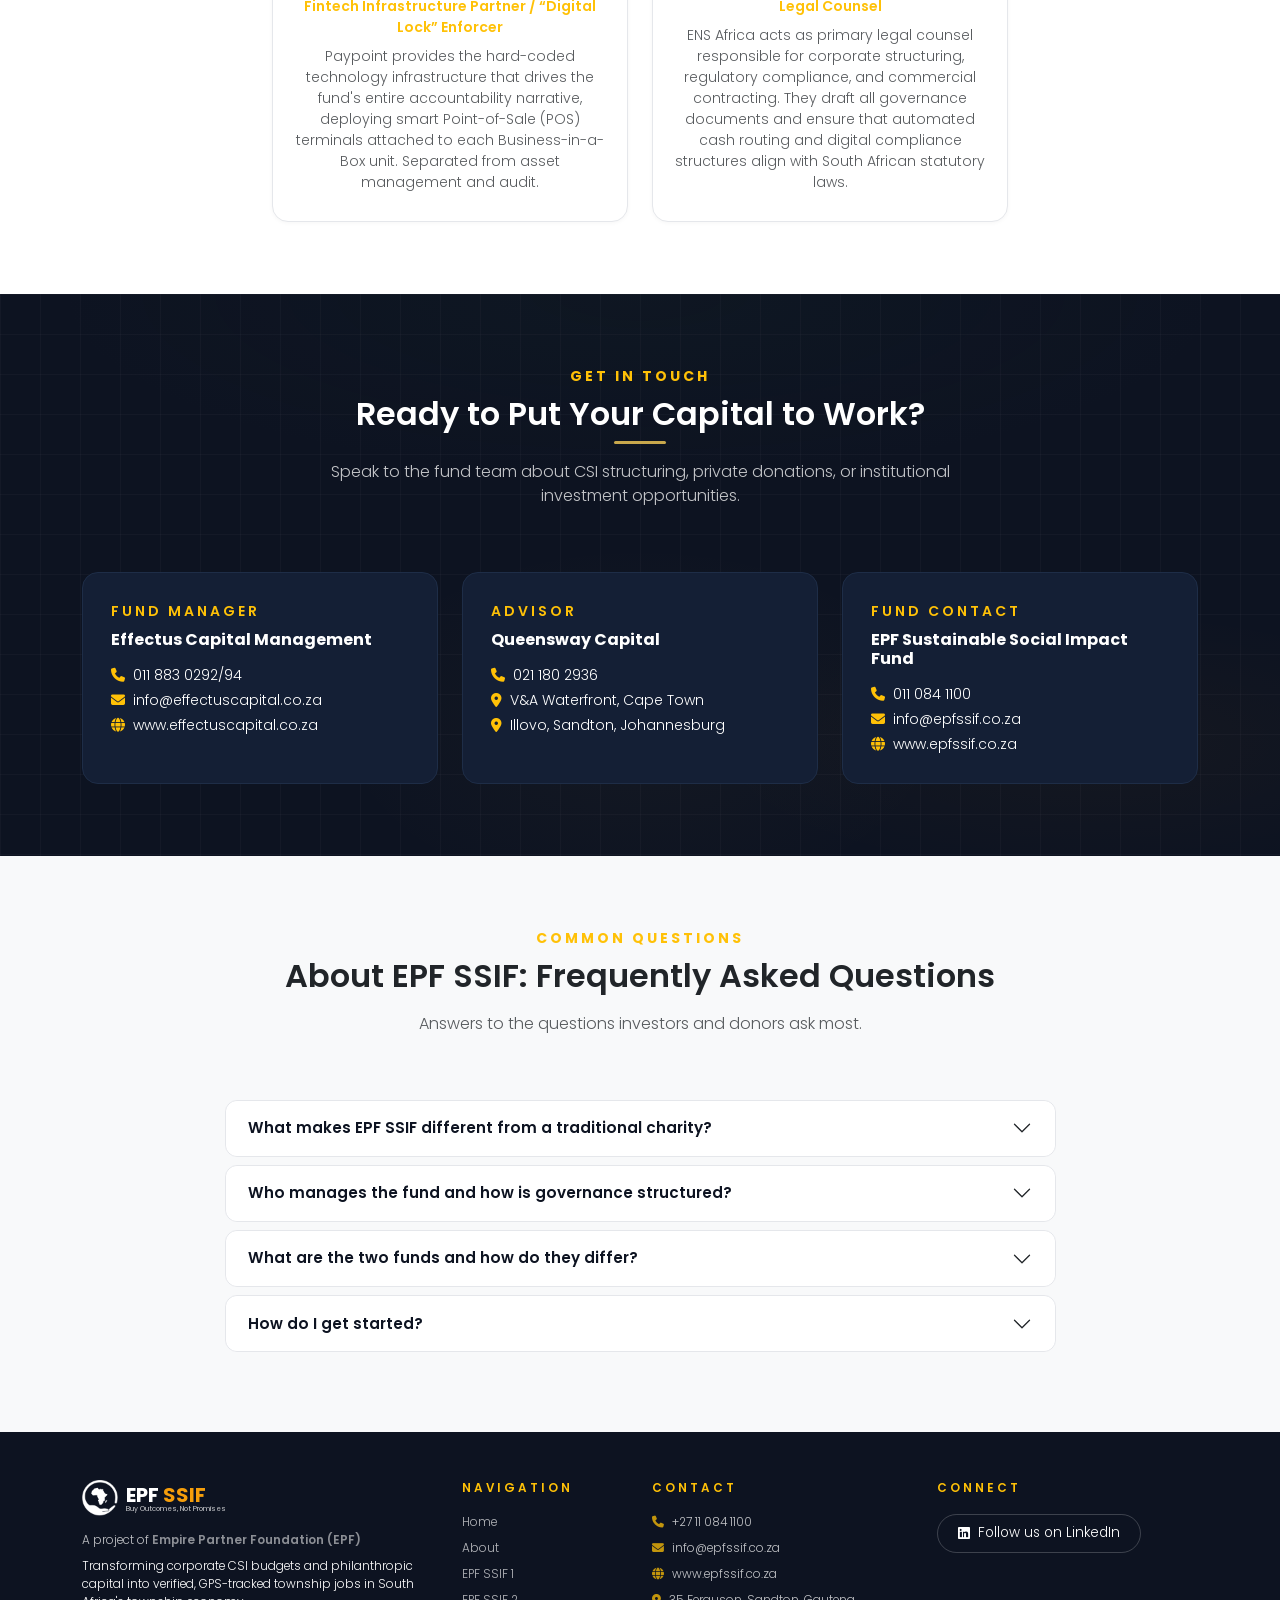
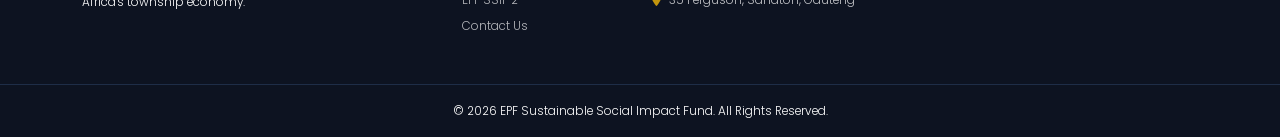
<file: about.html>
<!DOCTYPE html>
<html lang="en" class="page-html">

<head>
  <meta charset="UTF-8">
  <meta name="viewport" content="width=device-width, initial-scale=1.0">
  <title>About — EPF Sustainable Social Impact Fund</title>
  <meta name="description" content="Learn about EPF SSIF — a closed-loop investment vehicle transforming corporate CSI and philanthropic capital into verified, GPS-tracked township jobs. Meet the team behind the fund.">
  <meta name="keywords" content="EPF SSIF, about, social impact fund, Effectus Capital, Queensway Capital, B-BBEE, township economy, verified impact, Ahmed Banderker, Nathan Mariemuthu">
  <link rel="icon" type="image/png" href="assets/images/EPF-logo-white.png">
  <link href="https://cdn.jsdelivr.net/npm/bootstrap@5.3.0/dist/css/bootstrap.min.css" rel="stylesheet">
  <link rel="stylesheet" href="https://cdnjs.cloudflare.com/ajax/libs/font-awesome/6.5.1/css/all.min.css"
    integrity="sha512-DTOQO9RWCH3ppGqcWaEA1BIZOC6xxalwEsw9c2QQeAIftl+Vegovlnee1c9QX4TctnWMn13TZye+giMm8e2LwA=="
    crossorigin="anonymous" referrerpolicy="no-referrer" />
  <link rel="stylesheet" href="assets/css/new-styles.css">
</head>

<nav class="navbar navbar-expand-lg navbar-dark navbar-background sticky-top">
  <div class="container">
    <a class="navbar-brand d-inline-flex align-items-center fw-bold fs-3" href="index.html">
      <img src="assets/images/EPF-logo-white.png" alt="EPF SSIF Logo" width="40" height="40" class="me-2">
      <div class="d-flex flex-column lh-1">
        <span>EPF <span class="logo-span">SSIF</span></span>
        <small class="fw-normal logo-slogan text-white">Buy Outcomes, Not Promises</small>
      </div>
    </a>

    <button class="navbar-toggler" type="button" data-bs-toggle="collapse" data-bs-target="#mainNavbar"
      aria-controls="mainNavbar" aria-expanded="false" aria-label="Toggle navigation">
      <span class="navbar-toggler-icon"></span>
    </button>

    <div class="collapse navbar-collapse justify-content-center" id="mainNavbar">
      <ul class="navbar-nav">
        <li class="nav-item small"><a class="nav-link px-3 text-white" href="index.html">Home</a></li>
        <li class="nav-item small"><a class="nav-link px-3 text-white active" href="about.html" aria-current="page">About</a></li>
        <li class="nav-item small dropdown">
          <a class="nav-link px-3 text-white dropdown-toggle" href="#" role="button" data-bs-toggle="dropdown" aria-expanded="false">Funds <i class="fa-solid fa-chevron-down nav-dropdown-chevron"></i></a>
          <ul class="dropdown-menu dropdown-menu-dark">
            <li><a class="dropdown-item small" href="fund-1.html">EPF SSIF 1 — CSI &amp; Private Donor Fund</a></li>
            <li><a class="dropdown-item small" href="fund-2.html">EPF SSIF 2 — Institutional &amp; Impact Investor Fund</a></li>
          </ul>
        </li>
      </ul>
      <a href="contact-us.html" class="btn btn-light rounded-4 px-4 py-2 btn-one border-0 d-lg-none mt-3">Contact Us</a>
    </div>

    <a href="contact-us.html" class="btn btn-light rounded-4 px-4 py-2 btn-one border-0 d-none d-lg-block">Contact Us</a>
  </div>
</nav>

<body class="page-body">

  <div class="page-loader-overlay" id="page_loader_overlay">
    <span class="page-loader"></span>
  </div>

  <!-- ===================== HERO ===================== -->
  <section class="fund-hero-bg text-white py-5">
    <div class="container py-5">
      <div class="row justify-content-center text-center">
        <div class="col-12 col-lg-7 reveal">
          <p class="text-warning text-uppercase fw-bold small letter-spacing-2 mb-3">About EPF SSIF</p>
          <h1 class="display-5 fw-semibold mb-4 epf-heading-accent">A First-of-Its-Kind Closed-Loop Investment System</h1>
          <p class="lead opacity-75 mb-0">We transform corporate CSI budgets, private donations, and philanthropic capital into self-sustaining township enterprises. Each one verified, GPS-tracked, and independently audited from Day 1.</p>
        </div>
      </div>
    </div>
  </section>

  <!-- ===================== WHO WE ARE ===================== -->
  <section class="py-5 bg-white" id="who_we_are">
    <div class="container py-4">
      <div class="row g-5 align-items-center">

        <div class="col-12 col-lg-6 pe-lg-5 reveal-left">
          <p class="text-warning text-uppercase fw-bold small letter-spacing-2 mb-2">Who We Are</p>
          <h2 class="fw-semibold mb-4 epf-heading-accent-left">EPF Sustainable Social Impact Fund</h2>
          <ul class="epf-check-list mb-4">
            <li><i class="fa-solid fa-check"></i>A first of its kind closed loop investment vehicle</li>
            <li><i class="fa-solid fa-check"></i>Transforms social spending into self-sustaining enterprise development</li>
            <li><i class="fa-solid fa-check"></i>Every Rand creates a verifiable, GPS-tracked, revenue-generating job</li>
            <li><i class="fa-solid fa-check"></i>Capital doesn't disappear. It reinvests, compounding social returns year after year</li>
          </ul>

          <div class="row g-3 mt-2">
            <div class="col-4">
              <div class="about-stat-card text-center">
                <div class="about-stat-value fw-bold logo-span">Target: R1,000</div>
                <div class="about-stat-label">per verified job created*</div>
              </div>
            </div>
            <div class="col-4">
              <div class="about-stat-card text-center">
                <div class="about-stat-value fw-bold logo-span">Section 18A</div>
                <div class="about-stat-label">Tax deductibility via registered PBO</div>
              </div>
            </div>
            <div class="col-4">
              <div class="about-stat-card text-center">
                <div class="about-stat-value fw-bold logo-span">100%</div>
                <div class="about-stat-label">Audited, GPS-tracked impact accountability</div>
              </div>
            </div>
          </div>
          <p class="small opacity-50 mt-3 mb-0">* Projected unit economics based on Township Digital Micro-Enterprise (TDM) asset deployment model. Independently verified outcomes published quarterly from Phase 1 launch.</p>
        </div>

        <div class="col-12 col-lg-6 reveal-right">
          <div class="rounded-5 overflow-hidden shadow-lg border border-secondary border-opacity-25">
            <img src="assets/images/impact2.webp" alt="Social Impact and Enterprise Development"
              class="img-fluid w-100 object-fit-cover about-img">
          </div>
        </div>

      </div>
    </div>
  </section>

  <!-- ===================== MISSION & MANDATE ===================== -->
  <section class="py-5 bg-light">
    <div class="container py-4">
      <div class="row justify-content-center mb-5">
        <div class="col-12 col-lg-8 text-center reveal">
          <p class="text-warning text-uppercase fw-bold small letter-spacing-2 mb-2">Mission &amp; Mandate</p>
          <h2 class="fw-semibold mb-3 epf-heading-accent">Why EPF SSIF Exists</h2>
          <ul class="epf-check-list d-inline-block text-start mt-2">
            <li><i class="fa-solid fa-triangle-exclamation"></i>Structural unemployment is a multi-generational challenge</li>
            <li><i class="fa-solid fa-triangle-exclamation"></i>Conventional CSI fails: capital deployed once, consumed once, gone</li>
            <li><i class="fa-solid fa-check"></i>EPF SSIF closes that loop with a circular, self-sustaining engine</li>
          </ul>
        </div>
      </div>
      <div class="row g-4 justify-content-center">
        <div class="col-12 col-md-6 col-lg-4 reveal reveal-delay-1">
          <div class="deliverable-card h-100">
            <div class="deliverable-icon mb-3"><i class="fa-solid fa-rotate"></i></div>
            <h6 class="fw-bold mb-2">Evergreen Engine</h6>
            <p class="small text-muted mb-0">Social spending is structured as a revolving investment pool. Covenant flows and asset revenues are continuously reinvested, creating a compounding multiplier effect on jobs and enterprise output.</p>
          </div>
        </div>
        <div class="col-12 col-md-6 col-lg-4 reveal reveal-delay-2">
          <div class="deliverable-card h-100">
            <div class="deliverable-icon mb-3"><i class="fa-solid fa-location-dot"></i></div>
            <h6 class="fw-bold mb-2">Verified, GPS-Tracked Impact</h6>
            <p class="small text-muted mb-0">Every asset is geofenced and monitored via the VSI Platform. Job creation, enterprise revenue, and skills training are timestamped, independently audited, and available in real time.</p>
          </div>
        </div>
        <div class="col-12 col-md-6 col-lg-4 reveal reveal-delay-3">
          <div class="deliverable-card h-100">
            <div class="deliverable-icon mb-3"><i class="fa-solid fa-chart-line"></i></div>
            <h6 class="fw-bold mb-2">B-BBEE Optimised Returns</h6>
            <p class="small text-muted mb-0">A single Fund 1 commitment simultaneously satisfies Skills Development and SED obligations, generating a 3.5x+ macro-multiplier compared to traditional grant-based CSI. ESD recognition requires an enterprise development loan structure; contact the fund team.</p>
          </div>
        </div>
      </div>
    </div>
  </section>

  <!-- ===================== TDM PROOF-OF-CONCEPT ===================== -->
  <section class="py-5 bg-dark text-white">
    <div class="container py-4">
      <div class="row justify-content-center mb-5">
        <div class="col-12 col-lg-8 text-center reveal">
          <p class="text-warning text-uppercase fw-bold small letter-spacing-2 mb-2">Proof of Concept</p>
          <h2 class="fw-semibold mb-3 epf-heading-accent">135 Mobile Food Carts. Already Deployed. Already Trading.</h2>
        </div>
      </div>
      <div class="row justify-content-center mb-5">
        <div class="col-12 col-lg-8 reveal">
          <div class="deliverable-card h-100">
            <p class="text-muted small mb-3">The EPF SSIF is not asking you to fund a concept. Township Digital Micro-Enterprise (TDM) has already placed 135 mobile food carts across South Africa's township economy. They are deployed, trading, and creating jobs. Right now.</p>
            <p class="text-muted small mb-0">What Fund 1 does is amplify that proven model with your capital, deploying additional GPS-tracked, independently audited assets at scale. Every outcome is reported to you quarterly from Day 1.</p>
          </div>
        </div>
      </div>
      <div class="row g-4 justify-content-center">
        <div class="col-12 col-md-4 reveal reveal-delay-1">
          <div class="fund-stat-card text-center">
            <div class="fund-stat-value fw-bold logo-span">135</div>
            <div class="fund-stat-label">Mobile food carts already deployed and trading in the township economy</div>
          </div>
        </div>
        <div class="col-12 col-md-4 reveal reveal-delay-2">
          <div class="fund-stat-card text-center">
            <div class="fund-stat-value fw-bold logo-span">Live</div>
            <div class="fund-stat-label">GPS-tracked, Paypoint POS-verified, and independently audited. Not self-reported.</div>
          </div>
        </div>
        <div class="col-12 col-md-4 reveal reveal-delay-3">
          <div class="fund-stat-card text-center">
            <div class="fund-stat-value fw-bold logo-span">Phase 1</div>
            <div class="fund-stat-label">Targeting 100+ entrepreneurs and 10,000 verified jobs from Fund 1 deployment</div>
          </div>
        </div>
      </div>
    </div>
  </section>

  <!-- ===================== THE TEAM ===================== -->
  <section class="py-5 bg-white" id="team">
    <div class="container py-4">
      <div class="row justify-content-center mb-5">
        <div class="col-12 col-lg-8 text-center reveal">
          <p class="text-warning text-uppercase fw-bold small letter-spacing-2 mb-2">The Team</p>
          <h2 class="fw-semibold mb-3 epf-heading-accent">People Behind the Fund</h2>
          <p class="text-muted">EPF SSIF is driven by experienced leaders across fund management, investment strategy, enterprise development, and impact measurement.</p>
        </div>
      </div>
      <div class="row g-4 justify-content-center mb-4">

        <div class="col-12 col-sm-6 col-lg-3 reveal reveal-delay-1">
          <div class="about-team-card h-100">
            <img src="assets/images/team/joanna.webp" alt="Joanna Govender" class="about-team-photo mb-3">
            <h6 class="fw-bold mb-1">Joanna Govender</h6>
            <p class="small text-warning fw-semibold mb-3">CEO</p>
            <a href="https://www.linkedin.com/in/joanna-jacqueline-govender-58632519/" target="_blank" rel="noopener noreferrer" class="about-team-linkedin" aria-label="Joanna Govender on LinkedIn">
              <i class="fa-brands fa-linkedin"></i>
            </a>
          </div>
        </div>

        <div class="col-12 col-sm-6 col-lg-3 reveal reveal-delay-2">
          <div class="about-team-card h-100">
            <img src="assets/images/team/blessing.webp" alt="Dr Blessing Mudavanhu" class="about-team-photo mb-3">
            <h6 class="fw-bold mb-1">Dr Blessing Mudavanhu</h6>
            <p class="small text-warning fw-semibold mb-3">Director</p>
            <a href="https://www.linkedin.com/in/blessingmudavanhu/?originalSubdomain=za" target="_blank" rel="noopener noreferrer" class="about-team-linkedin" aria-label="Dr Blessing Mudavanhu on LinkedIn">
              <i class="fa-brands fa-linkedin"></i>
            </a>
          </div>
        </div>

        <div class="col-12 col-sm-6 col-lg-3 reveal reveal-delay-3">
          <div class="about-team-card h-100">
            <img src="assets/images/team/ahmed.webp" alt="Ahmed Banderker" class="about-team-photo mb-3">
            <h6 class="fw-bold mb-1">Ahmed Banderker</h6>
            <p class="small text-warning fw-semibold mb-3">Director</p>
            <a href="https://www.linkedin.com/in/ahmed-banderker-771a2b7/" target="_blank" rel="noopener noreferrer" class="about-team-linkedin" aria-label="Ahmed Banderker on LinkedIn">
              <i class="fa-brands fa-linkedin"></i>
            </a>
          </div>
        </div>

        <div class="col-12 col-sm-6 col-lg-3 reveal reveal-delay-4">
          <div class="about-team-card h-100">
            <img src="assets/images/team/hlumelo.webp" alt="Hlumelo Toyo" class="about-team-photo mb-3">
            <h6 class="fw-bold mb-1">Hlumelo Toyo</h6>
            <p class="small text-warning fw-semibold mb-3">Analyst</p>
            <a href="https://www.linkedin.com/in/hlumelotoyo/" target="_blank" rel="noopener noreferrer" class="about-team-linkedin" aria-label="Hlumelo Toyo on LinkedIn">
              <i class="fa-brands fa-linkedin"></i>
            </a>
          </div>
        </div>

      </div>
      <div class="row justify-content-center">
        <div class="col-12 text-center reveal">
          <a href="https://www.linkedin.com/company/the-epf-sustainable-social-impact-fund-epf-ssif/" target="_blank" rel="noopener noreferrer" class="btn btn-outline-dark rounded-4 px-4 py-2 small fw-semibold">
            <i class="fa-brands fa-linkedin me-2"></i>Follow EPF SSIF on LinkedIn
          </a>
        </div>
      </div>
    </div>
  </section>

  <!-- ===================== IMPACT BASKET ===================== -->
  <section class="py-5 bg-white">
    <div class="container py-4">
      <div class="row justify-content-center mb-5">
        <div class="col-12 col-lg-8 text-center reveal">
          <p class="text-warning text-uppercase fw-bold small letter-spacing-2 mb-2">Impact Basket</p>
          <h2 class="fw-semibold mb-3 epf-heading-accent">What Your Capital Deploys</h2>
          <p class="text-muted">Every contribution is anchored to a tangible, revenue-generating Business-in-a-Box, deployed to a psychometrically vetted young entrepreneur, operational from Day 1.</p>
        </div>
      </div>
      <div class="row g-4 justify-content-center">
        <div class="col-12 col-md-6 col-lg-3 reveal reveal-delay-1">
          <div class="impact-basket-card h-100">
            <div class="impact-basket-icon mb-3"><i class="fa-solid fa-utensils"></i></div>
            <h6 class="fw-bold mb-1">Mobile Food Cart</h6>
            <p class="small text-warning fw-semibold mb-2">Township Economy</p>
            <div class="d-flex justify-content-between small text-muted mb-3">
              <span>Deployment</span><span class="fw-semibold text-dark">R50 000</span>
            </div>
            <span class="badge bg-light text-dark border small mt-auto">Food Security &amp; Micro-Enterprise</span>
          </div>
        </div>
        <div class="col-12 col-md-6 col-lg-3 reveal reveal-delay-2">
          <div class="impact-basket-card h-100">
            <div class="impact-basket-icon mb-3"><i class="fa-solid fa-mobile-screen"></i></div>
            <h6 class="fw-bold mb-1">Cell Phone Repair Cart</h6>
            <p class="small text-warning fw-semibold mb-2">Township Economy</p>
            <div class="d-flex justify-content-between small text-muted mb-3">
              <span>Deployment</span><span class="fw-semibold text-dark">R50 000</span>
            </div>
            <span class="badge bg-light text-dark border small mt-auto">Digital Inclusion &amp; Micro-Enterprise</span>
          </div>
        </div>
        <div class="col-12 col-md-6 col-lg-3 reveal reveal-delay-3">
          <div class="impact-basket-card h-100">
            <div class="impact-basket-icon mb-3"><i class="fa-solid fa-video"></i></div>
            <h6 class="fw-bold mb-1">Standardized Production Kit</h6>
            <p class="small text-warning fw-semibold mb-2">Creative Economy</p>
            <div class="d-flex justify-content-between small text-muted mb-3">
              <span>Deployment</span><span class="fw-semibold text-dark">R20 000</span>
            </div>
            <span class="badge bg-light text-dark border small mt-auto">Digital Workforce Readiness</span>
          </div>
        </div>
        <div class="col-12 col-md-6 col-lg-3 reveal reveal-delay-4">
          <div class="impact-basket-card h-100">
            <div class="impact-basket-icon mb-3"><i class="fa-solid fa-credit-card"></i></div>
            <h6 class="fw-bold mb-1">Tap-to-Donate Terminal</h6>
            <p class="small text-warning fw-semibold mb-2">Digital &amp; Fintech Economy</p>
            <div class="d-flex justify-content-between small text-muted mb-3">
              <span>Deployment</span><span class="fw-semibold text-dark">R3 000</span>
            </div>
            <span class="badge bg-light text-dark border small mt-auto">Financial Inclusion</span>
          </div>
        </div>
      </div>
    </div>
  </section>

  <!-- ===================== GOVERNANCE ===================== -->
  <section class="py-5 bg-light" id="governance">
    <div class="container py-4">

      <div class="row justify-content-center text-center mb-5">
        <div class="col-12 col-lg-8 reveal">
          <p class="text-warning text-uppercase fw-bold small letter-spacing-2 mb-2">Institutional-Grade Oversight</p>
          <h2 class="fw-semibold mb-3 epf-heading-accent">The Governance Lock</h2>
          <p class="text-muted">Your capital is protected by multiple layers of institutional safeguards, independent oversight, and asset security protocols designed to eliminate single points of failure.</p>
        </div>
      </div>

      <div class="row g-4 justify-content-center">

        <div class="col-12 col-md-6 col-lg-4 reveal reveal-delay-1">
          <div class="deliverable-card h-100 text-center">
            <div class="deliverable-icon mb-3 mx-auto"><i class="fa-solid fa-scale-balanced"></i></div>
            <h6 class="fw-bold mb-2">Separation of Powers</h6>
            <ul class="epf-check-list text-start small">
              <li><i class="fa-solid fa-check"></i>Independently managed by Effectus Capital Management (FSCA-regulated)</li>
              <li><i class="fa-solid fa-check"></i>TDM — physical asset custodian</li>
              <li><i class="fa-solid fa-check"></i>Paypoint — all financial transactions</li>
              <li><i class="fa-solid fa-check"></i>VSI Platform — independent data audit</li>
              <li><i class="fa-solid fa-check"></i>The company managing assets never touches the money</li>
            </ul>
          </div>
        </div>


        <div class="col-12 col-md-6 col-lg-4 reveal reveal-delay-3">
          <div class="deliverable-card h-100 text-center">
            <div class="deliverable-icon mb-3 mx-auto"><i class="fa-solid fa-hand-holding-heart"></i></div>
            <h6 class="fw-bold mb-2">Grant Channel: Zero Repayment Expectation</h6>
            <p class="small text-muted mb-0">Your donation is deployed as a grant to verified township entrepreneurs. It is not a loan and carries no repayment expectation. The governance model ensures 100% of deployed capital reaches its intended beneficiaries, tracked, audited, and reported to you quarterly.</p>
          </div>
        </div>

      </div>
    </div>
  </section>

  <!-- ===================== CAPITAL FLOW ===================== -->
  <section class="py-5 capital-flow-section">
    <div class="container py-4">
      <div class="row justify-content-center mb-5">
        <div class="col-12 col-lg-8 text-center reveal">
          <p class="text-warning text-uppercase fw-bold small letter-spacing-2 mb-2">Capital Flow</p>
          <h2 class="fw-semibold mb-3 epf-heading-accent">How Your Capital Moves Through the Fund</h2>
          <p class="opacity-75">Four independent agreements govern every step of the journey. No single entity controls the full stack.</p>
        </div>
      </div>

      <!-- Desktop: Zigzag worm timeline (md and up) -->
      <div class="czigzag-wrapper d-none d-md-block reveal">
        <svg class="czigzag-svg-lines" viewBox="0 0 800 300" preserveAspectRatio="none" aria-hidden="true">
          <line x1="100" y1="80" x2="300" y2="220" stroke="#C9A84C" stroke-width="2.5" stroke-dasharray="10 6" stroke-linecap="round" opacity="0.55"/>
          <line x1="300" y1="220" x2="500" y2="80" stroke="#C9A84C" stroke-width="2.5" stroke-dasharray="10 6" stroke-linecap="round" opacity="0.55"/>
          <line x1="500" y1="80" x2="700" y2="220" stroke="#C9A84C" stroke-width="2.5" stroke-dasharray="10 6" stroke-linecap="round" opacity="0.55"/>
        </svg>
        <div class="czigzag-track">

          <!-- Node 1: HIGH (gold) -->
          <div class="czigzag-col czigzag-high">
            <div class="czigzag-node czigzag-node-gold">
              <i class="fa-solid fa-hand-holding-dollar"></i>
            </div>
            <div class="czigzag-node-label">
              <span class="czigzag-pill">Agreement 1</span>
              <p class="czigzag-title">Donors</p>
              <p class="czigzag-desc">Corporate CSI, private and philanthropic capital enters the ring-fenced structure</p>
            </div>
          </div>

          <!-- Node 2: LOW (dark) -->
          <div class="czigzag-col czigzag-low">
            <div class="czigzag-node-label">
              <span class="czigzag-pill">Agreement 2</span>
              <p class="czigzag-title">EPF Foundation (PBO)</p>
              <p class="czigzag-desc">Section 18A registered. Ring-fenced receipts and full compliance oversight</p>
            </div>
            <div class="czigzag-node czigzag-node-dark">
              <i class="fa-solid fa-shield-halved"></i>
            </div>
          </div>

          <!-- Node 3: HIGH (gold) -->
          <div class="czigzag-col czigzag-high">
            <div class="czigzag-node czigzag-node-gold">
              <i class="fa-solid fa-chart-pie"></i>
            </div>
            <div class="czigzag-node-label">
              <span class="czigzag-pill">Agreement 3</span>
              <p class="czigzag-title">SSIF</p>
              <p class="czigzag-desc">Managed by Effectus Capital Management under an independent governance committee</p>
            </div>
          </div>

          <!-- Node 4: LOW (dark) -->
          <div class="czigzag-col czigzag-low">
            <div class="czigzag-node-label">
              <span class="czigzag-pill">Agreement 4</span>
              <p class="czigzag-title">Deployment</p>
              <p class="czigzag-desc">QWC advisory and TDM township asset deployment. Outcomes independently verified by VSI Platform</p>
            </div>
            <div class="czigzag-node czigzag-node-dark">
              <i class="fa-solid fa-store"></i>
            </div>
          </div>

        </div>
      </div>

      <!-- Mobile: 2×2 card grid (below md) -->
      <div class="d-md-none">
        <div class="row g-3">
          <div class="col-6 reveal reveal-delay-1">
            <div class="czigzag-mobile-card text-center">
              <div class="czigzag-mobile-icon czigzag-node-gold mx-auto mb-3">
                <i class="fa-solid fa-hand-holding-dollar"></i>
              </div>
              <span class="czigzag-pill d-block mb-2">Agreement 1</span>
              <p class="czigzag-title">Donors</p>
              <p class="czigzag-desc">Corporate CSI, private and philanthropic capital enters the ring-fenced structure</p>
            </div>
          </div>
          <div class="col-6 reveal reveal-delay-2">
            <div class="czigzag-mobile-card text-center">
              <div class="czigzag-mobile-icon czigzag-node-dark mx-auto mb-3">
                <i class="fa-solid fa-shield-halved"></i>
              </div>
              <span class="czigzag-pill d-block mb-2">Agreement 2</span>
              <p class="czigzag-title">EPF Foundation (PBO)</p>
              <p class="czigzag-desc">Section 18A registered. Ring-fenced receipts and full compliance oversight</p>
            </div>
          </div>
          <div class="col-6 reveal reveal-delay-3">
            <div class="czigzag-mobile-card text-center">
              <div class="czigzag-mobile-icon czigzag-node-gold mx-auto mb-3">
                <i class="fa-solid fa-chart-pie"></i>
              </div>
              <span class="czigzag-pill d-block mb-2">Agreement 3</span>
              <p class="czigzag-title">SSIF</p>
              <p class="czigzag-desc">Managed by Effectus Capital Management under an independent governance committee</p>
            </div>
          </div>
          <div class="col-6 reveal reveal-delay-4">
            <div class="czigzag-mobile-card text-center">
              <div class="czigzag-mobile-icon czigzag-node-dark mx-auto mb-3">
                <i class="fa-solid fa-store"></i>
              </div>
              <span class="czigzag-pill d-block mb-2">Agreement 4</span>
              <p class="czigzag-title">Deployment</p>
              <p class="czigzag-desc">QWC advisory and TDM township asset deployment. Outcomes independently verified by VSI Platform</p>
            </div>
          </div>
        </div>
      </div>

    </div>
  </section>

  <!-- ===================== PARTNER ECOSYSTEM ===================== -->
  <section class="py-5 bg-white">
    <div class="container py-4">
      <div class="row justify-content-center mb-5">
        <div class="col-12 col-lg-8 text-center reveal">
          <p class="text-warning text-uppercase fw-bold small letter-spacing-2 mb-2">Partner Ecosystem</p>
          <h2 class="fw-semibold mb-3 epf-heading-accent">Built on Specialised Custodians</h2>
          <p class="text-muted">EPF SSIF separates every function across purpose-built partners. No single entity controls the full stack, eliminating conflicts of interest and single points of failure.</p>
        </div>
      </div>
      <div class="row g-4 justify-content-center">
        <div class="col-12 col-md-6 col-lg-4 reveal reveal-delay-1">
          <div class="about-partner-card h-100 text-center">
            <img src="assets/images/ecm_logo.png" alt="Effectus Capital logo" class="about-partner-img mb-3">
            <h6 class="fw-bold mb-1">Effectus Capital Management</h6>
            <p class="small text-warning fw-semibold mb-2">Fund Manager / FSCA-Regulated Asset Manager</p>
            <p class="small text-muted mb-0">Effectus acts as the official, FSCA-regulated financial services provider and asset manager for the ecosystem. While the initial donor channel (Fund 1) focuses on pilot deployments, Effectus steps in to provide the heavy institutional-grade governance, compliance, and fiduciary oversight necessary for Fund 2. They are responsible for managing commercial capital allocations, ensuring strict portfolio risk management, and maintaining investor reporting structures that satisfy traditional asset managers and DFIs.</p>
          </div>
        </div>
        <div class="col-12 col-md-6 col-lg-4 reveal reveal-delay-2">
          <div class="about-partner-card h-100 text-center">
            <img src="assets/images/qwc.png" alt="Queensway Capital logo" class="about-partner-img mb-3">
            <h6 class="fw-bold mb-1">Queensway Capital</h6>
            <p class="small text-warning fw-semibold mb-2">Corporate Finance Advisor &amp; Strategic Activation Partner</p>
            <p class="small text-muted mb-0">Queensway Capital operates as both the structural architect and the execution engine for the fund. On the advisory side, they structure the commercial architecture, manage capital-raising strategies for institutional target tranches, and ensure absolute compliance with institutional investment mandates. As the strategic activation partner, they lead the mobilization of the partner ecosystem, coordinate high-level stakeholder engagement, and oversee the execution frameworks to ensure the operational model successfully scales into a live, high-volume transactional platform.</p>
          </div>
        </div>
        <div class="col-12 col-md-6 col-lg-4 reveal reveal-delay-3">
          <div class="about-partner-card h-100 text-center">
            <img src="assets/images/tdm.webp" alt="TDM logo" class="about-partner-img mb-3">
            <h6 class="fw-bold mb-1">Township Digital Micro-Enterprise (TDM)</h6>
            <p class="small text-warning fw-semibold mb-2">Primary Operational &amp; Technical Implementation Partner</p>
            <p class="small text-muted mb-0">TDM is the critical boots-on-the-ground operational vehicle responsible for the physical and technical management of the asset kits (mobile food and cell phone repair carts), overseeing day-to-day deployment, operator onboarding, and supply-chain logistics.</p>
          </div>
        </div>
        <div class="col-12 col-md-6 col-lg-4 reveal reveal-delay-4">
          <div class="about-partner-card h-100 text-center">
            <img src="assets/images/paypoint.webp" alt="Paypoint logo" class="about-partner-img mb-3">
            <h6 class="fw-bold mb-1">Paypoint</h6>
            <p class="small text-warning fw-semibold mb-2">Fintech Infrastructure Partner / &ldquo;Digital Lock&rdquo; Enforcer</p>
            <p class="small text-muted mb-0">Paypoint provides the hard-coded technology infrastructure that drives the fund's entire accountability narrative, deploying smart Point-of-Sale (POS) terminals attached to each Business-in-a-Box unit. Separated from asset management and audit.</p>
          </div>
        </div>
        <div class="col-12 col-md-6 col-lg-4 reveal reveal-delay-5">
          <div class="about-partner-card h-100 text-center">
            <img src="assets/images/ens.webp" alt="ENS Africa logo" class="about-partner-img mb-3">
            <h6 class="fw-bold mb-1">ENS Africa</h6>
            <p class="small text-warning fw-semibold mb-2">Legal Counsel</p>
            <p class="small text-muted mb-0">ENS Africa acts as primary legal counsel responsible for corporate structuring, regulatory compliance, and commercial contracting. They draft all governance documents and ensure that automated cash routing and digital compliance structures align with South African statutory laws.</p>
          </div>
        </div>
        <!-- Big-4 auditor card — commented out pending announcement
        <div class="col-12 col-md-6 col-lg-4 reveal reveal-delay-6">
          <div class="about-partner-card h-100 text-center">
            <div class="about-partner-placeholder mb-3 mx-auto d-flex align-items-center justify-content-center">
              <i class="fa-solid fa-magnifying-glass-chart fs-1 opacity-40"></i>
            </div>
            <h6 class="fw-bold mb-1">Big-4 Firm</h6>
            <p class="small text-warning fw-semibold mb-2">Independent Financial and Impact Auditor</p>
            <p class="small text-muted mb-0">Appointment confirmed. Announcement pending.</p>
          </div>
        </div>
        -->
      </div>
    </div>
  </section>

  <!-- ===================== CTA ===================== -->
  <section class="fund-hero-bg text-white py-5">
    <div class="container py-4">
      <div class="row justify-content-center text-center mb-5">
        <div class="col-12 col-lg-7 reveal">
          <p class="text-warning text-uppercase fw-bold small letter-spacing-2 mb-2">Get in Touch</p>
          <h2 class="fw-semibold mb-3 epf-heading-accent">Ready to Put Your Capital to Work?</h2>
          <p class="opacity-75">Speak to the fund team about CSI structuring, private donations, or institutional investment opportunities.</p>
        </div>
      </div>
      <div class="row g-4 justify-content-center">
        <div class="col-12 col-md-4 reveal reveal-delay-1">
          <div class="fund-contact-card h-100">
            <p class="text-warning fw-semibold small text-uppercase letter-spacing-2 mb-2">Fund Manager</p>
            <h6 class="fw-bold mb-3">Effectus Capital Management</h6>
            <p class="small mb-1"><i class="fa-solid fa-phone me-2 text-warning"></i>011 883 0292/94</p>
            <p class="small mb-1"><i class="fa-solid fa-envelope me-2 text-warning"></i>info@effectuscapital.co.za</p>
            <p class="small mb-0"><i class="fa-solid fa-globe me-2 text-warning"></i>www.effectuscapital.co.za</p>
          </div>
        </div>
        <div class="col-12 col-md-4 reveal reveal-delay-2">
          <div class="fund-contact-card h-100">
            <p class="text-warning fw-semibold small text-uppercase letter-spacing-2 mb-2">Advisor</p>
            <h6 class="fw-bold mb-3">Queensway Capital</h6>
            <p class="small mb-1"><i class="fa-solid fa-phone me-2 text-warning"></i>021 180 2936</p>
            <p class="small mb-1"><i class="fa-solid fa-map-marker-alt me-2 text-warning"></i>V&amp;A Waterfront, Cape Town</p>
            <p class="small mb-0"><i class="fa-solid fa-map-marker-alt me-2 text-warning"></i>Illovo, Sandton, Johannesburg</p>
          </div>
        </div>
        <div class="col-12 col-md-4 reveal reveal-delay-3">
          <div class="fund-contact-card h-100">
            <p class="text-warning fw-semibold small text-uppercase letter-spacing-2 mb-2">Fund Contact</p>
            <h6 class="fw-bold mb-3">EPF Sustainable Social Impact Fund</h6>
            <p class="small mb-1"><i class="fa-solid fa-phone me-2 text-warning"></i>011 084 1100</p>
            <p class="small mb-1"><i class="fa-solid fa-envelope me-2 text-warning"></i>info@epfssif.co.za</p>
            <p class="small mb-0"><i class="fa-solid fa-globe me-2 text-warning"></i>www.epfssif.co.za</p>
          </div>
        </div>
      </div>
    </div>
  </section>

  <section class="py-5 bg-light">
    <div class="container py-4">
      <div class="row justify-content-center mb-5">
        <div class="col-12 col-lg-8 text-center reveal">
          <p class="text-warning text-uppercase fw-bold small letter-spacing-2 mb-2">Common Questions</p>
          <h2 class="fw-semibold mb-3">About EPF SSIF: Frequently Asked Questions</h2>
          <p class="text-muted">Answers to the questions investors and donors ask most.</p>
        </div>
      </div>
      <div class="row justify-content-center">
        <div class="col-12 col-lg-9">
          <div class="accordion epf-accordion" id="about_faq">

            <div class="accordion-item">
              <h2 class="accordion-header">
                <button class="accordion-button collapsed" type="button" data-bs-toggle="collapse" data-bs-target="#afaq_1" aria-expanded="false" aria-controls="afaq_1">
                  What makes EPF SSIF different from a traditional charity?
                </button>
              </h2>
              <div id="afaq_1" class="accordion-collapse collapse" data-bs-parent="#about_faq">
                <div class="accordion-body">
                  <ul class="epf-check-list">
                    <li><i class="fa-solid fa-circle-info"></i>Traditional charity: capital deployed once, consumed once, impact unverifiable</li>
                    <li><i class="fa-solid fa-circle-info"></i>EPF SSIF: capital enters a closed-loop engine that reinvests continuously</li>
                    <li><i class="fa-solid fa-circle-info"></i>Every outcome is GPS-tracked, timestamped, and independently audited</li>
                    <li><i class="fa-solid fa-circle-info"></i>You receive a proof of impact — not just a receipt</li>
                  </ul>
                </div>
              </div>
            </div>

            <div class="accordion-item">
              <h2 class="accordion-header">
                <button class="accordion-button collapsed" type="button" data-bs-toggle="collapse" data-bs-target="#afaq_2" aria-expanded="false" aria-controls="afaq_2">
                  Who manages the fund and how is governance structured?
                </button>
              </h2>
              <div id="afaq_2" class="accordion-collapse collapse" data-bs-parent="#about_faq">
                <div class="accordion-body">
                  <ul class="epf-check-list">
                    <li><i class="fa-solid fa-circle-info"></i><strong>Effectus Capital Management</strong> — FSCA-regulated fund manager</li>
                    <li><i class="fa-solid fa-circle-info"></i><strong>TDM</strong> — manages physical assets (never touches money)</li>
                    <li><i class="fa-solid fa-circle-info"></i><strong>Paypoint</strong> — handles all financial transactions</li>
                    <li><i class="fa-solid fa-circle-info"></i><strong>VSI Platform</strong> — independent data audit and verification</li>
                    <li><i class="fa-solid fa-circle-info"></i><strong>ENS Africa</strong> — independent legal oversight on governance committee</li>
                  </ul>
                </div>
              </div>
            </div>

            <div class="accordion-item">
              <h2 class="accordion-header">
                <button class="accordion-button collapsed" type="button" data-bs-toggle="collapse" data-bs-target="#afaq_3" aria-expanded="false" aria-controls="afaq_3">
                  What are the two funds and how do they differ?
                </button>
              </h2>
              <div id="afaq_3" class="accordion-collapse collapse" data-bs-parent="#about_faq">
                <div class="accordion-body">
                  <ul class="epf-check-list">
                    <li><i class="fa-solid fa-circle-info"></i><strong>SSIF 1 (Active Now)</strong> — Donor channel. Section 18A eligible. No financial return. For CSI, B-BBEE, private donors, and philanthropic institutions.</li>
                    <li><i class="fa-solid fa-circle-info"></i><strong>SSIF 2 (Q1 2027)</strong> — Investment channel. FSCA-aligned | Managed by Effectus Capital Management (FSP licensed) | Fund regulatory approval in process. Designed for institutional capital, pension funds, and impact investors seeking financial returns alongside ESG impact.</li>
                  </ul>
                </div>
              </div>
            </div>

            <div class="accordion-item">
              <h2 class="accordion-header">
                <button class="accordion-button collapsed" type="button" data-bs-toggle="collapse" data-bs-target="#afaq_4" aria-expanded="false" aria-controls="afaq_4">
                  How do I get started?
                </button>
              </h2>
              <div id="afaq_4" class="accordion-collapse collapse" data-bs-parent="#about_faq">
                <div class="accordion-body">
                  <ul class="epf-check-list">
                    <li><i class="fa-solid fa-circle-info"></i>Contact <strong>Queensway Capital</strong> (our Strategic Activation Partner) at <strong>021 180 2936</strong> or <strong>www.queenswaycapital.co.za</strong></li>
                    <li><i class="fa-solid fa-circle-info"></i>Or reach the EPF SSIF fund directly at <strong>info@epfssif.co.za</strong></li>
                    <li><i class="fa-solid fa-circle-info"></i>Schedule a B-BBEE scorecard mapping session or impact briefing</li>
                    <li><i class="fa-solid fa-circle-info"></i>Visit the <a href="fund-1.html" class="text-warning">Fund 1 page</a> or <a href="contact-us.html" class="text-warning">Contact Us</a> to begin</li>
                  </ul>
                </div>
              </div>
            </div>

          </div>
        </div>
      </div>
    </div>
  </section>

  <footer class="invitation-footer">
    <div class="container py-5">
      <div class="row g-4">
        <div class="col-12 col-lg-4">
          <a class="d-inline-flex align-items-center gap-2 mb-3 text-decoration-none" href="index.html">
            <img src="assets/images/EPF-logo-white.png" alt="EPF SSIF Logo" width="36" height="36">
            <div class="d-flex flex-column lh-1">
              <span class="fw-bold text-white fs-5">EPF <span class="logo-span">SSIF</span></span>
              <small class="fw-normal logo-slogan text-white opacity-75">Buy Outcomes, Not Promises</small>
            </div>
          </a>
          <p class="small opacity-75 mb-2">A project of <a href="https://empirepartnerfoundation.org/" target="_blank" rel="noopener noreferrer" class="footer-link fw-semibold">Empire Partner Foundation (EPF)</a></p>
          <p class="small opacity-60 mb-0">Transforming corporate CSI budgets and philanthropic capital into verified, GPS-tracked township jobs in South Africa's township economy.</p>
        </div>
        <div class="col-6 col-lg-2">
          <p class="text-warning fw-semibold small text-uppercase letter-spacing-2 mb-3">Navigation</p>
          <ul class="list-unstyled small mb-0">
            <li class="mb-2"><a href="index.html" class="footer-link">Home</a></li>
            <li class="mb-2"><a href="about.html" class="footer-link">About</a></li>
            <li class="mb-2"><a href="fund-1.html" class="footer-link">EPF SSIF 1</a></li>
            <li class="mb-2"><a href="fund-2.html" class="footer-link">EPF SSIF 2</a></li>
            <li><a href="contact-us.html" class="footer-link">Contact Us</a></li>
          </ul>
        </div>
        <div class="col-6 col-lg-3">
          <p class="text-warning fw-semibold small text-uppercase letter-spacing-2 mb-3">Contact</p>
          <ul class="list-unstyled small mb-0">
            <li class="mb-2 opacity-75"><i class="fa-solid fa-phone text-warning me-2"></i>+27 11 084 1100</li>
            <li class="mb-2 opacity-75"><i class="fa-solid fa-envelope text-warning me-2"></i>info@epfssif.co.za</li>
            <li class="mb-2 opacity-75"><i class="fa-solid fa-globe text-warning me-2"></i>www.epfssif.co.za</li>
            <li class="opacity-75"><i class="fa-solid fa-location-dot text-warning me-2"></i>35 Ferguson, Sandton, Gauteng</li>
          </ul>
        </div>
        <div class="col-12 col-lg-3">
          <p class="text-warning fw-semibold small text-uppercase letter-spacing-2 mb-3">Connect</p>
          <a href="https://www.linkedin.com/company/the-epf-sustainable-social-impact-fund-epf-ssif/" target="_blank" rel="noopener noreferrer" class="footer-social-btn">
            <i class="fa-brands fa-linkedin"></i>
            <span>Follow us on LinkedIn</span>
          </a>
        </div>
      </div>
    </div>
    <div class="footer-bottom">
      <div class="container">
        <span class="small opacity-60">&copy; 2026 EPF Sustainable Social Impact Fund. All Rights Reserved.</span>
      </div>
    </div>
  </footer>

  <button class="back-to-top" id="back_to_top" aria-label="Back to top">
    <i class="fa-solid fa-chevron-up"></i>
  </button>

  <script src="https://code.jquery.com/jquery-3.7.1.min.js" integrity="sha256-/JqT3SQfawRcv/BIHPThkBvs0OEvtFFmqPF/lYI/Cxo=" crossorigin="anonymous"></script>
  <script src="https://cdn.jsdelivr.net/npm/bootstrap@5.3.0/dist/js/bootstrap.bundle.min.js"></script>
  <script src="assets/js/new.js"></script>

</body>
</html>
</file>
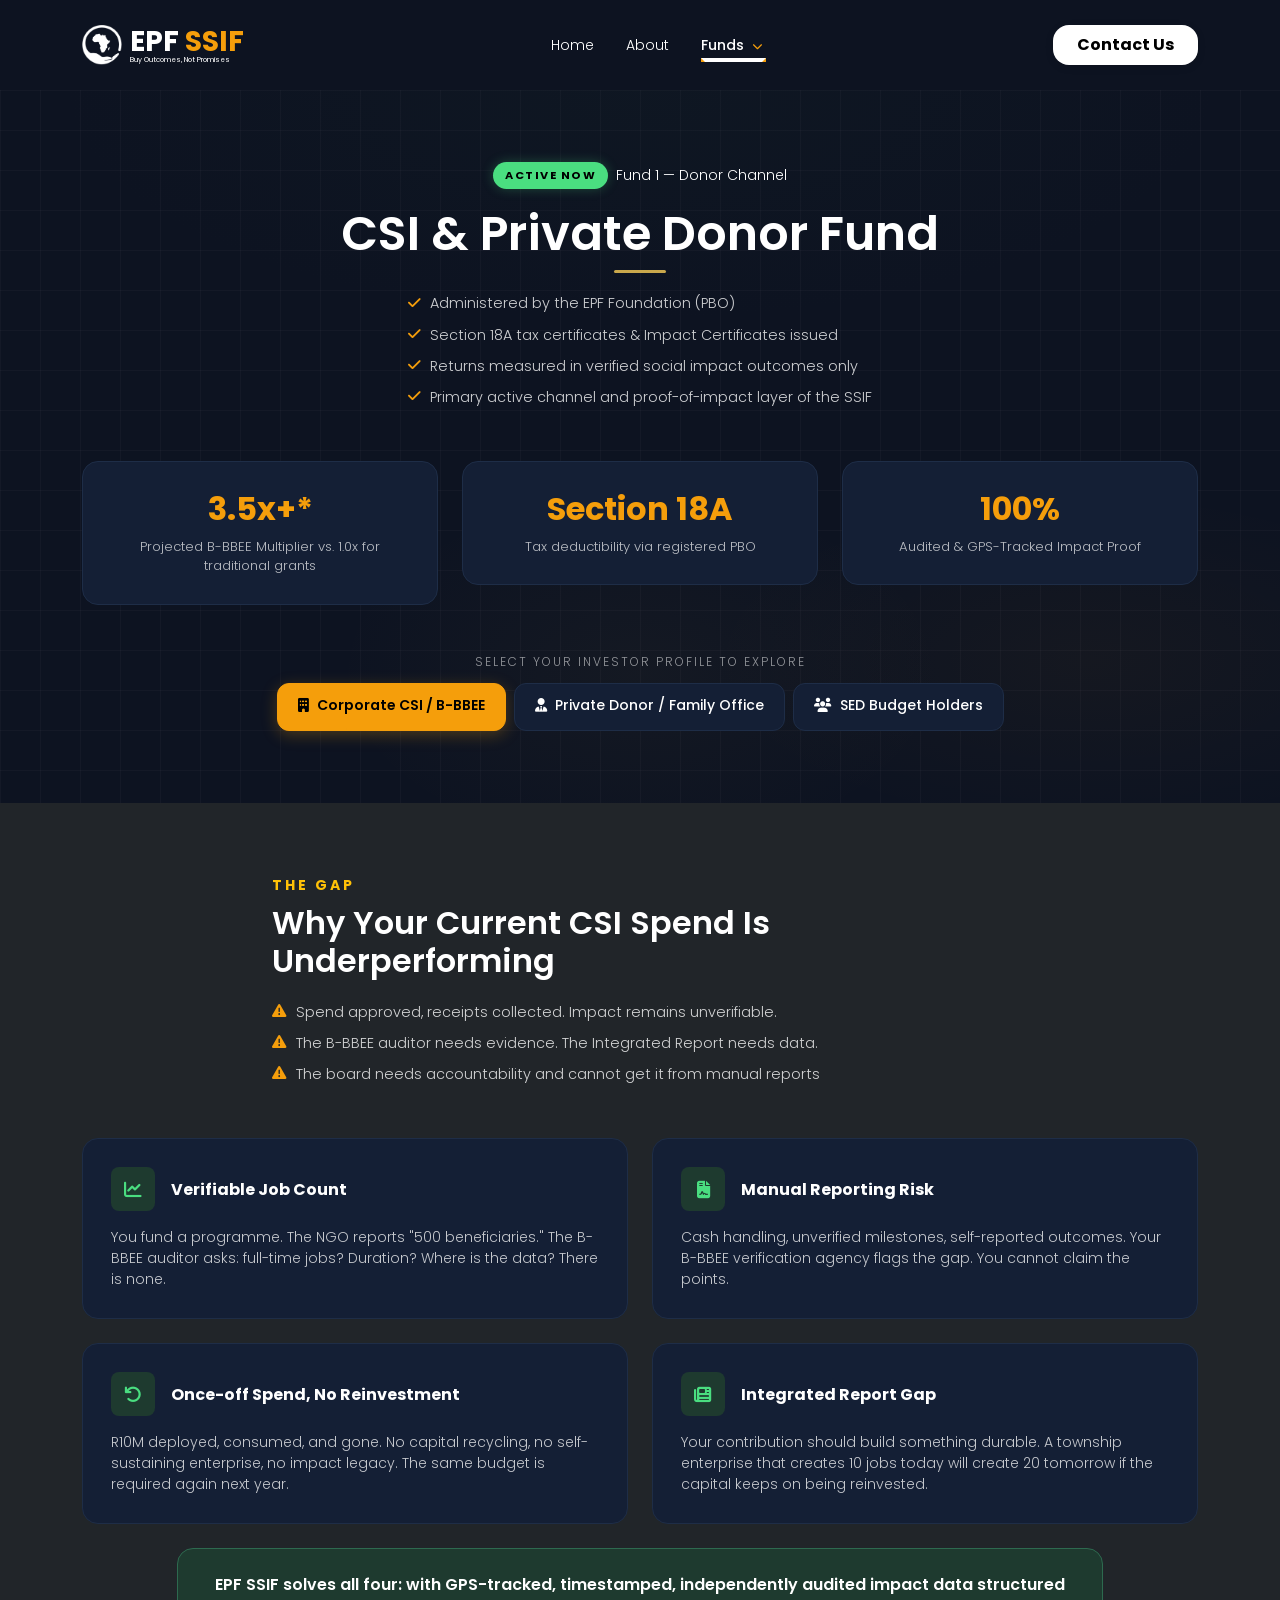
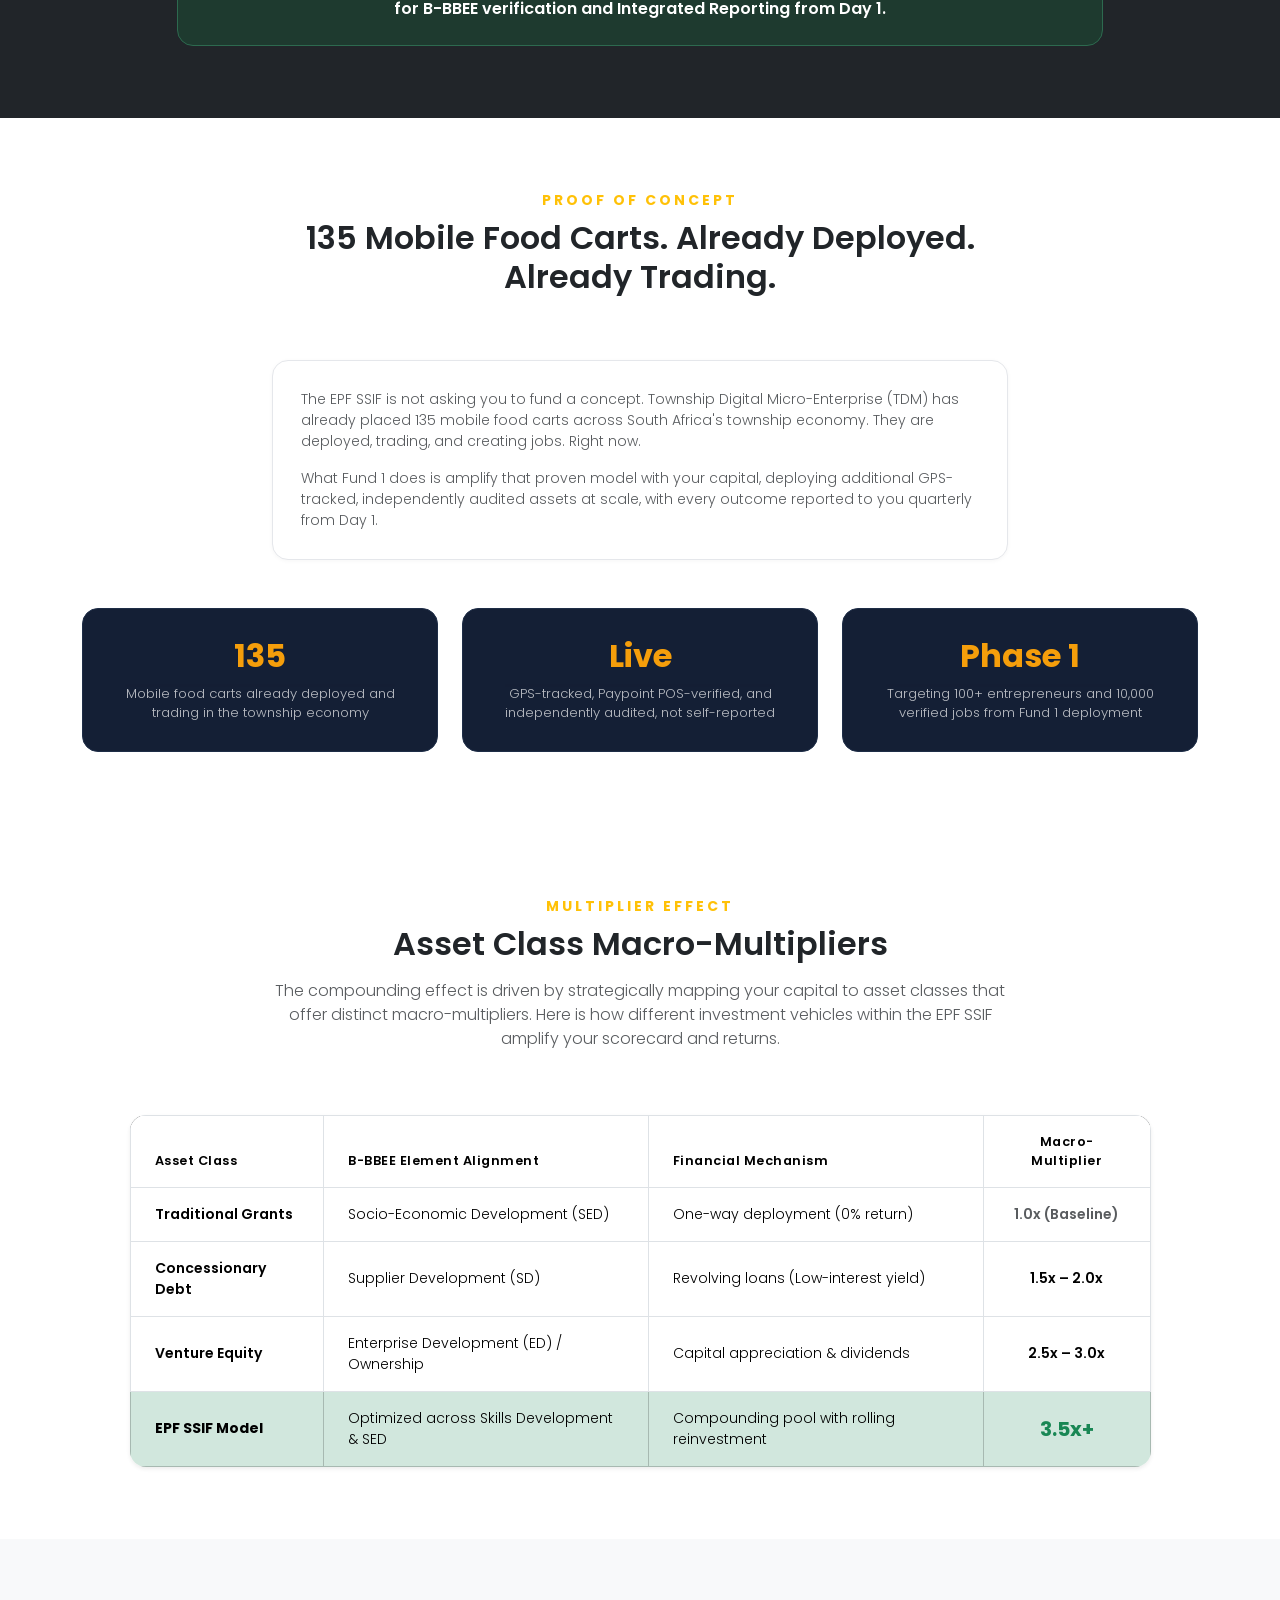
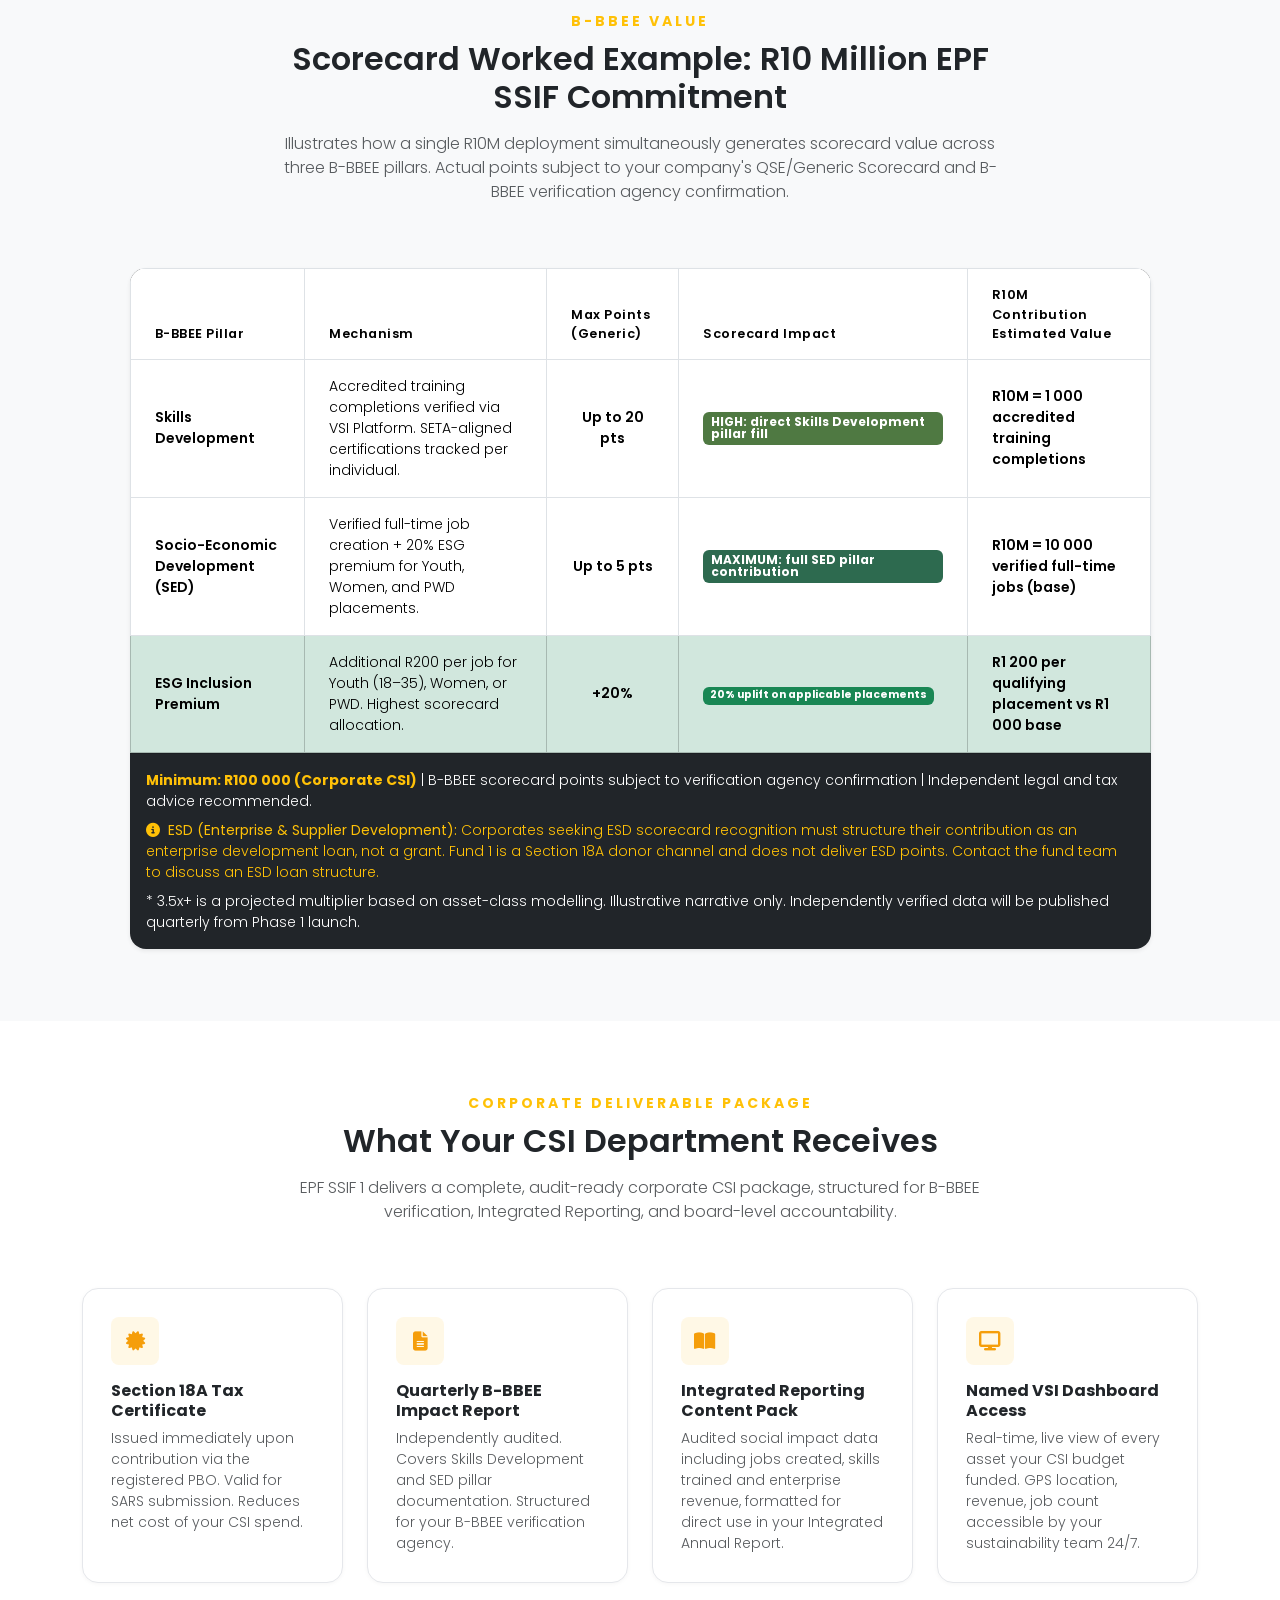
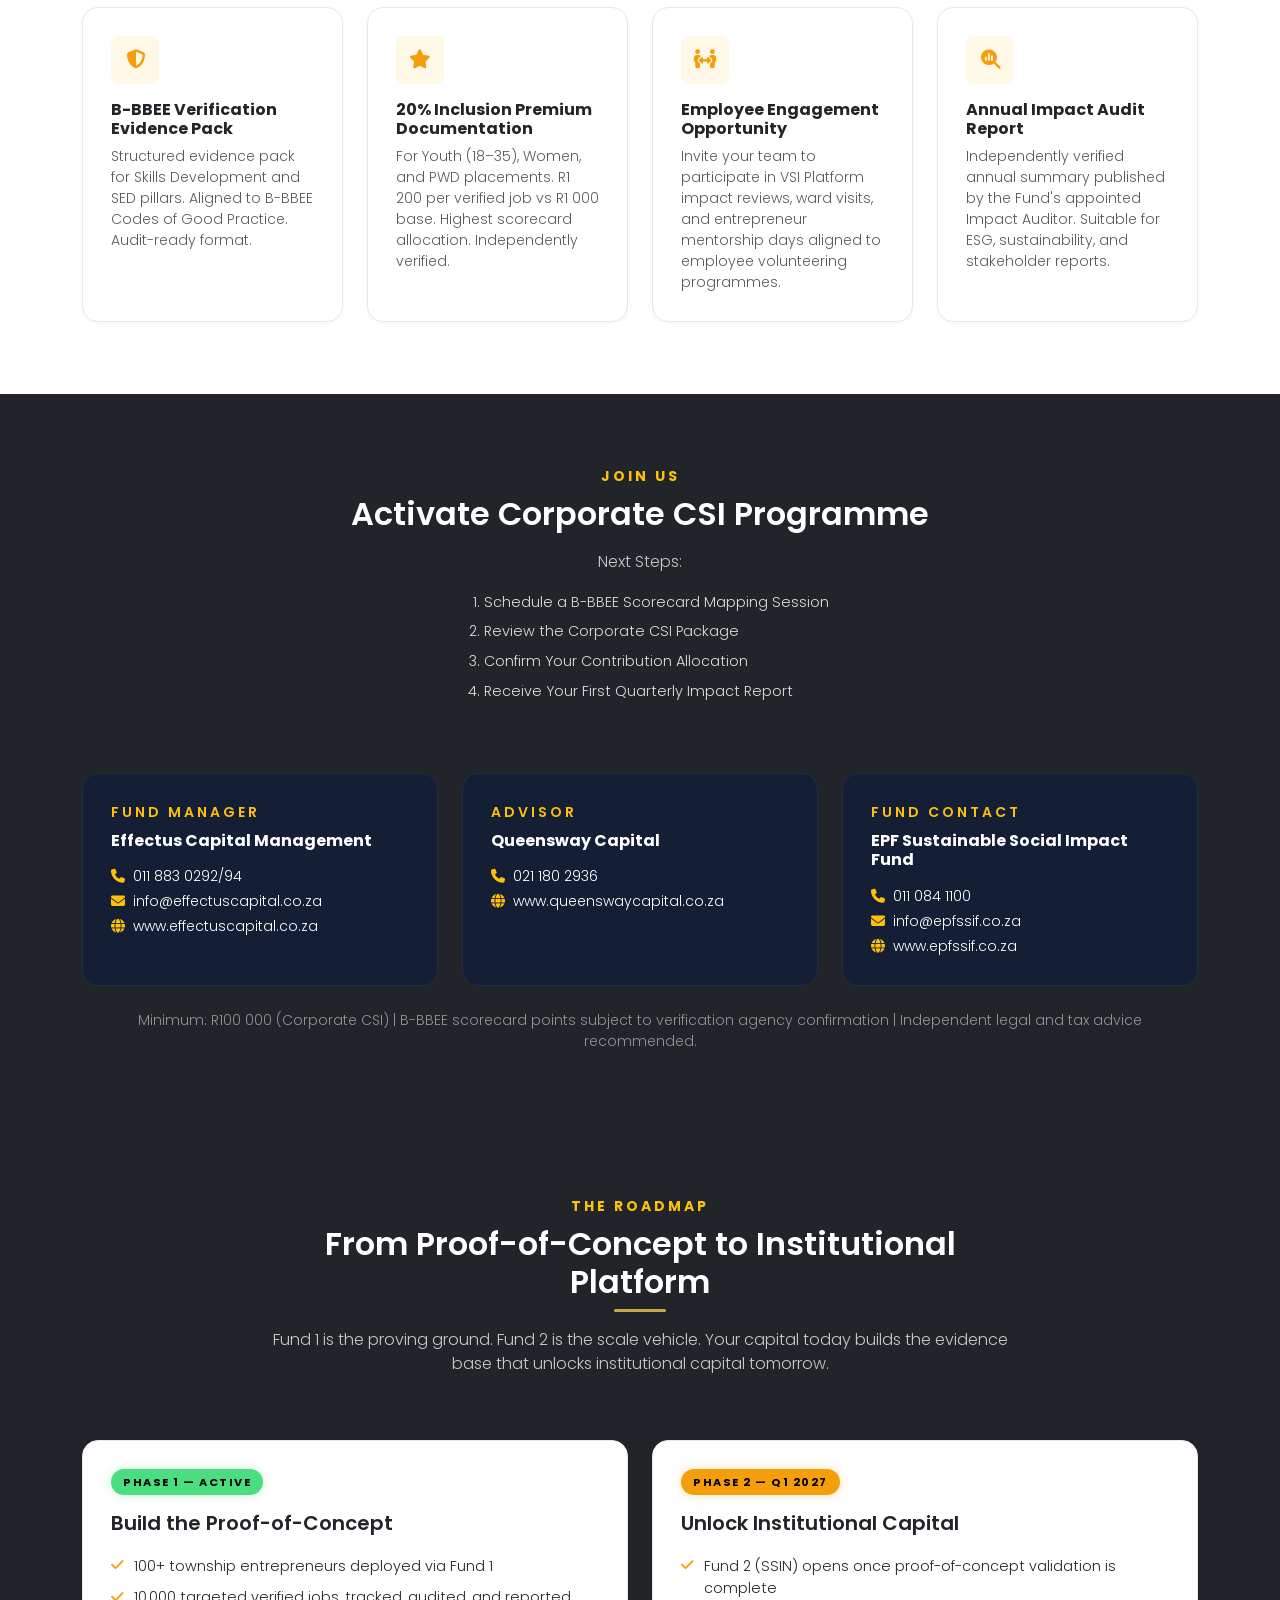
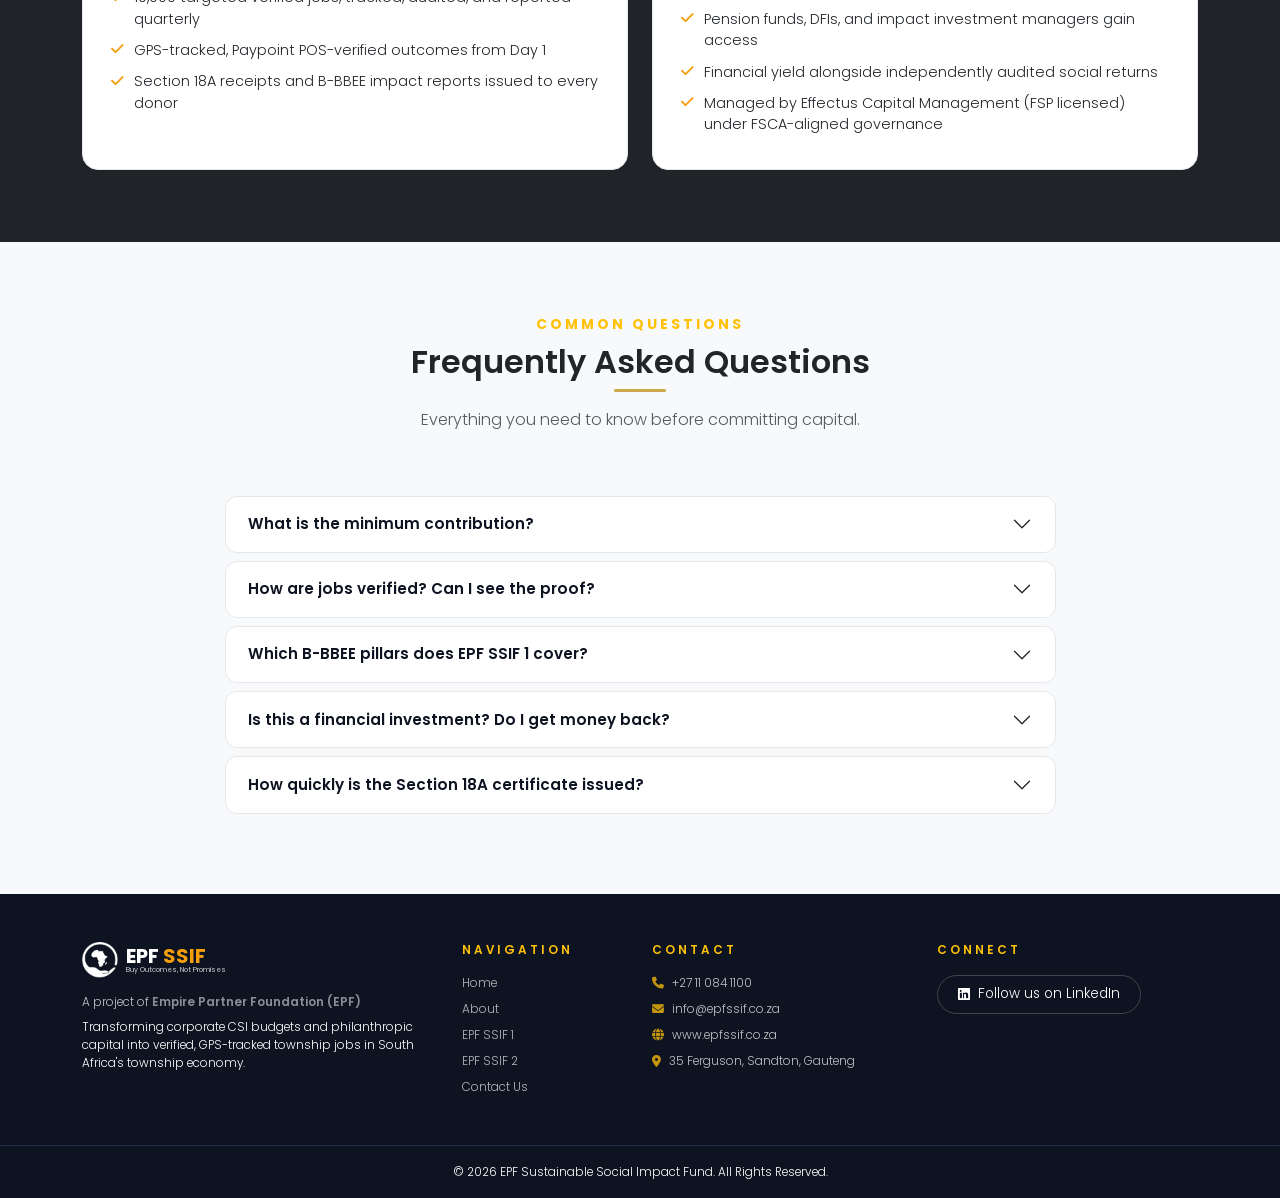
<file: fund-1.html>
<!DOCTYPE html>
<html lang="en" class="page-html">

<head>
  <meta charset="UTF-8">
  <meta name="viewport" content="width=device-width, initial-scale=1.0">
  <title>EPF SSIF 1 — CSI &amp; Private Donor Fund</title>
  <meta name="description" content="EPF SSIF 1 turns CSI budgets, private donations, and philanthropic capital into verified, GPS-tracked township jobs. Section 18A. B-BBEE compliant. 3.5x multiplier.">
  <meta name="keywords" content="EPF SSIF 1, B-BBEE CSI fund, Section 18A, Social Impact Fund, township economy, verified jobs, philanthropic impact, private donors">
  <link rel="icon" type="image/png" href="assets/images/EPF-logo-white.png">
  <link href="https://cdn.jsdelivr.net/npm/bootstrap@5.3.0/dist/css/bootstrap.min.css" rel="stylesheet">
  <link rel="stylesheet" href="https://cdnjs.cloudflare.com/ajax/libs/font-awesome/6.5.1/css/all.min.css"
    integrity="sha512-DTOQO9RWCH3ppGqcWaEA1BIZOC6xxalwEsw9c2QQeAIftl+Vegovlnee1c9QX4TctnWMn13TZye+giMm8e2LwA=="
    crossorigin="anonymous" referrerpolicy="no-referrer" />
  <link rel="stylesheet" href="assets/css/new-styles.css">
</head>

<nav class="navbar navbar-expand-lg navbar-dark navbar-background sticky-top">
  <div class="container">
    <a class="navbar-brand d-inline-flex align-items-center fw-bold fs-3" href="index.html">
      <img src="assets/images/EPF-logo-white.png" alt="EPF SSIF Logo" width="40" height="40" class="me-2">
      <div class="d-flex flex-column lh-1">
        <span>EPF <span class="logo-span">SSIF</span></span>
        <small class="fw-normal logo-slogan text-white">Buy Outcomes, Not Promises</small>
      </div>
    </a>

    <button class="navbar-toggler" type="button" data-bs-toggle="collapse" data-bs-target="#mainNavbar"
      aria-controls="mainNavbar" aria-expanded="false" aria-label="Toggle navigation">
      <span class="navbar-toggler-icon"></span>
    </button>

    <div class="collapse navbar-collapse justify-content-center" id="mainNavbar">
      <ul class="navbar-nav">
        <li class="nav-item small"><a class="nav-link px-3 text-white" href="index.html">Home</a></li>
        <li class="nav-item small"><a class="nav-link px-3 text-white" href="about.html">About</a></li>
        <li class="nav-item small dropdown">
          <a class="nav-link px-3 text-white dropdown-toggle active" href="#" role="button" data-bs-toggle="dropdown" aria-expanded="false">Funds <i class="fa-solid fa-chevron-down nav-dropdown-chevron"></i></a>
          <ul class="dropdown-menu dropdown-menu-dark">
            <li><a class="dropdown-item small active" href="fund-1.html" aria-current="page">EPF SSIF 1 — CSI &amp; Private Donor Fund</a></li>
            <li><a class="dropdown-item small" href="fund-2.html">EPF SSIF 2 — Institutional &amp; Impact Investor Fund</a></li>
          </ul>
        </li>
      </ul>
      <a href="contact-us.html" class="btn btn-light rounded-4 px-4 py-2 btn-one border-0 d-lg-none mt-3">Contact Us</a>
    </div>

    <a href="contact-us.html" class="btn btn-light rounded-4 px-4 py-2 btn-one border-0 d-none d-lg-block">Contact Us</a>
  </div>
</nav>

<body class="page-body">

  <div class="page-loader-overlay" id="page_loader_overlay">
    <span class="page-loader"></span>
  </div>

  <section class="fund-hero-bg text-white py-5">
    <div class="container py-4">

      <div class="row justify-content-center text-center mb-5">
        <div class="col-12 col-lg-8 reveal">
          <div class="d-inline-flex align-items-center gap-2 mb-3">
            <span class="dual-channel-badge dual-channel-badge-active">Active Now</span>
            <span class="small opacity-60">Fund 1 — Donor Channel</span>
          </div>
          <h1 class="display-5 fw-semibold mb-3 epf-heading-accent">CSI &amp; Private Donor Fund</h1>
          <ul class="epf-check-list epf-check-list-white d-inline-block text-start mb-0">
            <li><i class="fa-solid fa-check"></i>Administered by the EPF Foundation (PBO)</li>
            <li><i class="fa-solid fa-check"></i>Section 18A tax certificates &amp; Impact Certificates issued</li>
            <li><i class="fa-solid fa-check"></i>Returns measured in verified social impact outcomes only</li>
            <li><i class="fa-solid fa-check"></i>Primary active channel and proof-of-impact layer of the SSIF</li>
          </ul>
        </div>
      </div>

      <div class="row g-4 justify-content-center mb-5">
        <div class="col-12 col-md-4 reveal reveal-delay-1">
          <div class="fund-stat-card text-center">
            <div class="fund-stat-value fw-bold logo-span">3.5x+*</div>
            <div class="fund-stat-label">Projected B-BBEE Multiplier vs. 1.0x for traditional grants</div>
          </div>
        </div>
        <div class="col-12 col-md-4 reveal reveal-delay-2">
          <div class="fund-stat-card text-center">
            <div class="fund-stat-value fw-bold logo-span">Section 18A</div>
            <div class="fund-stat-label">Tax deductibility via registered PBO</div>
          </div>
        </div>
        <div class="col-12 col-md-4 reveal reveal-delay-3">
          <div class="fund-stat-card text-center">
            <div class="fund-stat-value fw-bold logo-span">100%</div>
            <div class="fund-stat-label">Audited &amp; GPS-Tracked Impact Proof</div>
          </div>
        </div>
      </div>

      <div class="row justify-content-center">
        <div class="col-12 col-lg-10">
          <p class="fund-tabs-label">Select your investor profile to explore</p>
          <ul class="nav fund-tabs justify-content-center" id="fund_1_tabs" role="tablist">
            <li class="nav-item" role="presentation">
              <button class="fund-tab-btn active" id="csi_tab" data-bs-toggle="tab" data-bs-target="#csi_content" type="button" role="tab" aria-controls="csi_content" aria-selected="true">
                <i class="fa-solid fa-building me-2"></i>Corporate CSI / B-BBEE
              </button>
            </li>
            <li class="nav-item" role="presentation">
              <button class="fund-tab-btn" id="donor_tab" data-bs-toggle="tab" data-bs-target="#donor_content" type="button" role="tab" aria-controls="donor_content" aria-selected="false">
                <i class="fa-solid fa-user-tie me-2"></i>Private Donor / Family Office
              </button>
            </li>
            <li class="nav-item" role="presentation">
              <button class="fund-tab-btn" id="sed_tab" data-bs-toggle="tab" data-bs-target="#sed_content" type="button" role="tab" aria-controls="sed_content" aria-selected="false">
                <i class="fa-solid fa-users me-2"></i>SED Budget Holders
              </button>
            </li>
          </ul>
        </div>
      </div>

    </div>
  </section>

  <div class="tab-content" id="fund_1_tab_content">

    <!-- ===================== TAB 1: CORPORATE CSI / B-BBEE ===================== -->
    <div class="tab-pane fade show active" id="csi_content" role="tabpanel" aria-labelledby="csi_tab">

      <section class="py-5 bg-dark text-white">
        <div class="container py-4">
          <div class="row justify-content-center mb-5">
            <div class="col-12 col-lg-8 reveal">
              <p class="text-warning text-uppercase fw-bold small letter-spacing-2 mb-2">The Gap</p>
              <h2 class="fw-semibold mb-3">Why Your Current CSI Spend Is Underperforming</h2>
              <ul class="epf-check-list epf-check-list-white mt-2">
                <li><i class="fa-solid fa-triangle-exclamation"></i>Spend approved, receipts collected. Impact remains unverifiable.</li>
                <li><i class="fa-solid fa-triangle-exclamation"></i>The B-BBEE auditor needs evidence. The Integrated Report needs data.</li>
                <li><i class="fa-solid fa-triangle-exclamation"></i>The board needs accountability and cannot get it from manual reports</li>
              </ul>
            </div>
          </div>
          <div class="row g-4">
            <div class="col-12 col-md-6 reveal reveal-delay-1">
              <div class="fund-gap-card h-100">
                <div class="d-flex align-items-center mb-3">
                  <div class="fund-gap-icon me-3"><i class="fa-solid fa-chart-line"></i></div>
                  <h6 class="fw-bold mb-0">Verifiable Job Count</h6>
                </div>
                <p class="small mb-0 opacity-75">You fund a programme. The NGO reports "500 beneficiaries." The B-BBEE auditor asks: full-time jobs? Duration? Where is the data? There is none.</p>
              </div>
            </div>
            <div class="col-12 col-md-6 reveal reveal-delay-2">
              <div class="fund-gap-card h-100">
                <div class="d-flex align-items-center mb-3">
                  <div class="fund-gap-icon me-3"><i class="fa-solid fa-file-contract"></i></div>
                  <h6 class="fw-bold mb-0">Manual Reporting Risk</h6>
                </div>
                <p class="small mb-0 opacity-75">Cash handling, unverified milestones, self-reported outcomes. Your B-BBEE verification agency flags the gap. You cannot claim the points.</p>
              </div>
            </div>
            <div class="col-12 col-md-6 reveal reveal-delay-3">
              <div class="fund-gap-card h-100">
                <div class="d-flex align-items-center mb-3">
                  <div class="fund-gap-icon me-3"><i class="fa-solid fa-arrow-rotate-left"></i></div>
                  <h6 class="fw-bold mb-0">Once-off Spend, No Reinvestment</h6>
                </div>
                <p class="small mb-0 opacity-75">R10M deployed, consumed, and gone. No capital recycling, no self-sustaining enterprise, no impact legacy. The same budget is required again next year.</p>
              </div>
            </div>
            <div class="col-12 col-md-6 reveal reveal-delay-4">
              <div class="fund-gap-card h-100">
                <div class="d-flex align-items-center mb-3">
                  <div class="fund-gap-icon me-3"><i class="fa-solid fa-newspaper"></i></div>
                  <h6 class="fw-bold mb-0">Integrated Report Gap</h6>
                </div>
                <p class="small mb-0 opacity-75">Your contribution should build something durable. A township enterprise that creates 10 jobs today will create 20 tomorrow if the capital keeps on being reinvested.</p>
              </div>
            </div>
          </div>
          <div class="row justify-content-center mt-4">
            <div class="col-12 col-lg-10">
              <div class="fund-solution-bar p-4 rounded-4 text-center">
                <p class="mb-0 fw-semibold">EPF SSIF solves all four: with GPS-tracked, timestamped, independently audited impact data structured for B-BBEE verification and Integrated Reporting from Day 1.</p>
              </div>
            </div>
          </div>
        </div>
      </section>

      <section class="py-5 bg-white">
        <div class="container py-4">
          <div class="row justify-content-center mb-5">
            <div class="col-12 col-lg-8 text-center reveal">
              <p class="text-warning text-uppercase fw-bold small letter-spacing-2 mb-2">Proof of Concept</p>
              <h2 class="fw-semibold mb-3">135 Mobile Food Carts. Already Deployed. Already Trading.</h2>
            </div>
          </div>
          <div class="row justify-content-center mb-5">
            <div class="col-12 col-lg-8 reveal">
              <div class="deliverable-card h-100">
                <p class="text-muted small mb-3">The EPF SSIF is not asking you to fund a concept. Township Digital Micro-Enterprise (TDM) has already placed 135 mobile food carts across South Africa's township economy. They are deployed, trading, and creating jobs. Right now.</p>
                <p class="text-muted small mb-0">What Fund 1 does is amplify that proven model with your capital, deploying additional GPS-tracked, independently audited assets at scale, with every outcome reported to you quarterly from Day 1.</p>
              </div>
            </div>
          </div>
          <div class="row g-4 justify-content-center">
            <div class="col-12 col-md-4 reveal reveal-delay-1">
              <div class="fund-stat-card text-center">
                <div class="fund-stat-value fw-bold logo-span">135</div>
                <div class="fund-stat-label">Mobile food carts already deployed and trading in the township economy</div>
              </div>
            </div>
            <div class="col-12 col-md-4 reveal reveal-delay-2">
              <div class="fund-stat-card text-center">
                <div class="fund-stat-value fw-bold logo-span">Live</div>
                <div class="fund-stat-label">GPS-tracked, Paypoint POS-verified, and independently audited, not self-reported</div>
              </div>
            </div>
            <div class="col-12 col-md-4 reveal reveal-delay-3">
              <div class="fund-stat-card text-center">
                <div class="fund-stat-value fw-bold logo-span">Phase 1</div>
                <div class="fund-stat-label">Targeting 100+ entrepreneurs and 10,000 verified jobs from Fund 1 deployment</div>
              </div>
            </div>
          </div>
        </div>
      </section>

      <section class="py-5 bg-white">
        <div class="container py-4">
          <div class="row justify-content-center mb-5">
            <div class="col-12 col-lg-8 text-center">
              <p class="text-warning text-uppercase fw-bold small letter-spacing-2 mb-2">Multiplier Effect</p>
              <h2 class="fw-semibold mb-3">Asset Class Macro-Multipliers</h2>
              <p class="text-muted">The compounding effect is driven by strategically mapping your capital to asset classes that offer distinct macro-multipliers. Here is how different investment vehicles within the EPF SSIF amplify your scorecard and returns.</p>
            </div>
          </div>
          <div class="row justify-content-center">
            <div class="col-12 col-lg-11">
              <div class="card border-0 shadow-sm rounded-4 overflow-hidden">
                <div class="table-responsive d-none d-md-block">
                  <table class="table table-bordered mb-0 align-middle multiplier-table">
                    <thead class="bg-dark text-white">
                      <tr>
                        <th class="py-3 px-4">Asset Class</th>
                        <th class="py-3 px-4">B-BBEE Element Alignment</th>
                        <th class="py-3 px-4">Financial Mechanism</th>
                        <th class="py-3 px-4 text-center">Macro-Multiplier</th>
                      </tr>
                    </thead>
                    <tbody>
                      <tr>
                        <td class="fw-semibold px-4 py-3">Traditional Grants</td>
                        <td class="px-4 py-3">Socio-Economic Development (SED)</td>
                        <td class="px-4 py-3">One-way deployment (0% return)</td>
                        <td class="px-4 py-3 text-center fw-semibold text-muted">1.0x (Baseline)</td>
                      </tr>
                      <tr>
                        <td class="fw-semibold px-4 py-3">Concessionary Debt</td>
                        <td class="px-4 py-3">Supplier Development (SD)</td>
                        <td class="px-4 py-3">Revolving loans (Low-interest yield)</td>
                        <td class="px-4 py-3 text-center fw-semibold">1.5x – 2.0x</td>
                      </tr>
                      <tr>
                        <td class="fw-semibold px-4 py-3">Venture Equity</td>
                        <td class="px-4 py-3">Enterprise Development (ED) / Ownership</td>
                        <td class="px-4 py-3">Capital appreciation &amp; dividends</td>
                        <td class="px-4 py-3 text-center fw-semibold">2.5x – 3.0x</td>
                      </tr>
                      <tr class="table-success">
                        <td class="fw-bold px-4 py-3">EPF SSIF Model</td>
                        <td class="px-4 py-3">Optimized across Skills Development &amp; SED</td>
                        <td class="px-4 py-3">Compounding pool with rolling reinvestment</td>
                        <td class="px-4 py-3 text-center fw-bold fs-5 text-success">3.5x+</td>
                      </tr>
                    </tbody>
                  </table>
                </div>
                <div class="d-block d-md-none">
                  <div class="list-group list-group-flush">
                    <div class="list-group-item p-3">
                      <div class="d-flex justify-content-between align-items-center"><span class="fw-semibold small">Traditional Grants</span><span class="badge bg-secondary">1.0x Baseline</span></div>
                      <p class="small text-muted mb-0 mt-1">SED only — one-way deployment, 0% return</p>
                    </div>
                    <div class="list-group-item p-3">
                      <div class="d-flex justify-content-between align-items-center"><span class="fw-semibold small">Concessionary Debt</span><span class="badge bg-secondary">1.5x – 2.0x</span></div>
                      <p class="small text-muted mb-0 mt-1">Supplier Development — revolving loans</p>
                    </div>
                    <div class="list-group-item p-3">
                      <div class="d-flex justify-content-between align-items-center"><span class="fw-semibold small">Venture Equity</span><span class="badge bg-secondary">2.5x – 3.0x</span></div>
                      <p class="small text-muted mb-0 mt-1">ED / Ownership — capital appreciation</p>
                    </div>
                    <div class="list-group-item p-3 list-group-item-success">
                      <div class="d-flex justify-content-between align-items-center"><span class="fw-bold small">EPF SSIF Model</span><span class="badge bg-success">3.5x+</span></div>
                      <p class="small mb-0 mt-1">Optimized across Skills Development &amp; SED — compounding reinvestment</p>
                    </div>
                  </div>
                </div>
              </div>
            </div>
          </div>
        </div>
      </section>

      <section class="py-5 bg-light">
        <div class="container py-4">
          <div class="row justify-content-center mb-5">
            <div class="col-12 col-lg-8 text-center">
              <p class="text-warning text-uppercase fw-bold small letter-spacing-2 mb-2">B-BBEE Value</p>
              <h2 class="fw-semibold mb-3">Scorecard Worked Example: R10 Million EPF SSIF Commitment</h2>
              <p class="text-muted">Illustrates how a single R10M deployment simultaneously generates scorecard value across three B-BBEE pillars. Actual points subject to your company's QSE/Generic Scorecard and B-BBEE verification agency confirmation.</p>
            </div>
          </div>
          <div class="row justify-content-center">
            <div class="col-12 col-lg-11">
              <div class="card border-0 shadow-sm rounded-4 overflow-hidden">
                <div class="table-responsive d-none d-md-block">
                  <table class="table table-bordered mb-0 align-middle scorecard-table">
                    <thead class="bg-dark text-white">
                      <tr>
                        <th class="py-3 px-4">B-BBEE Pillar</th>
                        <th class="py-3 px-4">Mechanism</th>
                        <th class="py-3 px-4">Max Points (Generic)</th>
                        <th class="py-3 px-4">Scorecard Impact</th>
                        <th class="py-3 px-4">R10M Contribution Estimated Value</th>
                      </tr>
                    </thead>
                    <tbody>
                      <tr>
                        <td class="fw-semibold px-4 py-3">Skills Development</td>
                        <td class="px-4 py-3 small">Accredited training completions verified via VSI Platform. SETA-aligned certifications tracked per individual.</td>
                        <td class="px-4 py-3 text-center fw-semibold">Up to 20 pts</td>
                        <td class="px-4 py-3"><span class="badge scorecard-badge-high">HIGH: direct Skills Development pillar fill</span></td>
                        <td class="px-4 py-3 fw-semibold">R10M = 1 000 accredited training completions</td>
                      </tr>
                      <tr>
                        <td class="fw-semibold px-4 py-3">Socio-Economic Development (SED)</td>
                        <td class="px-4 py-3 small">Verified full-time job creation + 20% ESG premium for Youth, Women, and PWD placements.</td>
                        <td class="px-4 py-3 text-center fw-semibold">Up to 5 pts</td>
                        <td class="px-4 py-3"><span class="badge scorecard-badge-max">MAXIMUM: full SED pillar contribution</span></td>
                        <td class="px-4 py-3 fw-semibold">R10M = 10 000 verified full-time jobs (base)</td>
                      </tr>
                      <tr class="table-success">
                        <td class="fw-semibold px-4 py-3">ESG Inclusion Premium</td>
                        <td class="px-4 py-3 small">Additional R200 per job for Youth (18–35), Women, or PWD. Highest scorecard allocation.</td>
                        <td class="px-4 py-3 text-center fw-semibold">+20%</td>
                        <td class="px-4 py-3"><span class="badge bg-success text-white">20% uplift on applicable placements</span></td>
                        <td class="px-4 py-3 fw-semibold">R1 200 per qualifying placement vs R1 000 base</td>
                      </tr>
                    </tbody>
                  </table>
                </div>
                <div class="d-block d-md-none">
                  <div class="list-group list-group-flush">
                    <div class="list-group-item p-3">
                      <p class="fw-semibold mb-1 small">Skills Development</p>
                      <p class="small mb-1 text-muted">SETA-aligned certifications. Up to 20 pts.</p>
                      <span class="badge scorecard-badge-high">HIGH: direct Skills Development pillar fill</span>
                      <p class="fw-semibold mt-2 mb-0 small">R10M = 1 000 accredited training completions</p>
                    </div>
                    <div class="list-group-item p-3">
                      <p class="fw-semibold mb-1 small">Socio-Economic Development (SED)</p>
                      <p class="small mb-1 text-muted">Verified full-time jobs + 20% ESG premium. Up to 5 pts.</p>
                      <span class="badge scorecard-badge-max">MAXIMUM: full SED pillar contribution</span>
                      <p class="fw-semibold mt-2 mb-0 small">R10M = 10 000 verified full-time jobs (base)</p>
                    </div>
                    <div class="list-group-item p-3 list-group-item-success">
                      <p class="fw-semibold mb-1 small">ESG Inclusion Premium</p>
                      <p class="small mb-1 text-muted">Youth (18–35), Women, PWD: highest scorecard allocation.</p>
                      <span class="badge bg-success text-white">+20% uplift</span>
                      <p class="fw-semibold mt-2 mb-0 small">R1 200 per qualifying placement vs R1 000 base</p>
                    </div>
                  </div>
                </div>
                <div class="card-footer bg-dark text-white p-3">
                  <p class="small mb-2"><span class="fw-bold text-warning">Minimum: R100 000 (Corporate CSI)</span> | B-BBEE scorecard points subject to verification agency confirmation | Independent legal and tax advice recommended.</p>
                  <p class="small mb-2 text-warning"><i class="fa-solid fa-circle-info me-2"></i><strong>ESD (Enterprise &amp; Supplier Development):</strong> Corporates seeking ESD scorecard recognition must structure their contribution as an enterprise development loan, not a grant. Fund 1 is a Section 18A donor channel and does not deliver ESD points. Contact the fund team to discuss an ESD loan structure.</p>
                  <p class="small mb-0 opacity-60">* 3.5x+ is a projected multiplier based on asset-class modelling. Illustrative narrative only. Independently verified data will be published quarterly from Phase 1 launch.</p>
                </div>
              </div>
            </div>
          </div>
        </div>
      </section>

      <section class="py-5 bg-white">
        <div class="container py-4">
          <div class="row justify-content-center mb-5">
            <div class="col-12 col-lg-8 text-center reveal">
              <p class="text-warning text-uppercase fw-bold small letter-spacing-2 mb-2">Corporate Deliverable Package</p>
              <h2 class="fw-semibold mb-3">What Your CSI Department Receives</h2>
              <p class="text-muted">EPF SSIF 1 delivers a complete, audit-ready corporate CSI package, structured for B-BBEE verification, Integrated Reporting, and board-level accountability.</p>
            </div>
          </div>
          <div class="row g-4">
            <div class="col-12 col-md-6 col-lg-3 reveal reveal-delay-1">
              <div class="deliverable-card h-100">
                <div class="deliverable-icon mb-3"><i class="fa-solid fa-certificate"></i></div>
                <h6 class="fw-bold mb-2">Section 18A Tax Certificate</h6>
                <p class="small text-muted mb-0">Issued immediately upon contribution via the registered PBO. Valid for SARS submission. Reduces net cost of your CSI spend.</p>
              </div>
            </div>
            <div class="col-12 col-md-6 col-lg-3 reveal reveal-delay-2">
              <div class="deliverable-card h-100">
                <div class="deliverable-icon mb-3"><i class="fa-solid fa-file-lines"></i></div>
                <h6 class="fw-bold mb-2">Quarterly B-BBEE Impact Report</h6>
                <p class="small text-muted mb-0">Independently audited. Covers Skills Development and SED pillar documentation. Structured for your B-BBEE verification agency.</p>
              </div>
            </div>
            <div class="col-12 col-md-6 col-lg-3 reveal reveal-delay-3">
              <div class="deliverable-card h-100">
                <div class="deliverable-icon mb-3"><i class="fa-solid fa-book-open"></i></div>
                <h6 class="fw-bold mb-2">Integrated Reporting Content Pack</h6>
                <p class="small text-muted mb-0">Audited social impact data including jobs created, skills trained and enterprise revenue, formatted for direct use in your Integrated Annual Report.</p>
              </div>
            </div>
            <div class="col-12 col-md-6 col-lg-3 reveal reveal-delay-4">
              <div class="deliverable-card h-100">
                <div class="deliverable-icon mb-3"><i class="fa-solid fa-display"></i></div>
                <h6 class="fw-bold mb-2">Named VSI Dashboard Access</h6>
                <p class="small text-muted mb-0">Real-time, live view of every asset your CSI budget funded. GPS location, revenue, job count accessible by your sustainability team 24/7.</p>
              </div>
            </div>
            <div class="col-12 col-md-6 col-lg-3">
              <div class="deliverable-card h-100">
                <div class="deliverable-icon mb-3"><i class="fa-solid fa-shield-halved"></i></div>
                <h6 class="fw-bold mb-2">B-BBEE Verification Evidence Pack</h6>
                <p class="small text-muted mb-0">Structured evidence pack for Skills Development and SED pillars. Aligned to B-BBEE Codes of Good Practice. Audit-ready format.</p>
              </div>
            </div>
            <div class="col-12 col-md-6 col-lg-3">
              <div class="deliverable-card h-100">
                <div class="deliverable-icon mb-3"><i class="fa-solid fa-star"></i></div>
                <h6 class="fw-bold mb-2">20% Inclusion Premium Documentation</h6>
                <p class="small text-muted mb-0">For Youth (18–35), Women, and PWD placements. R1 200 per verified job vs R1 000 base. Highest scorecard allocation. Independently verified.</p>
              </div>
            </div>
            <div class="col-12 col-md-6 col-lg-3">
              <div class="deliverable-card h-100">
                <div class="deliverable-icon mb-3"><i class="fa-solid fa-people-arrows"></i></div>
                <h6 class="fw-bold mb-2">Employee Engagement Opportunity</h6>
                <p class="small text-muted mb-0">Invite your team to participate in VSI Platform impact reviews, ward visits, and entrepreneur mentorship days aligned to employee volunteering programmes.</p>
              </div>
            </div>
            <div class="col-12 col-md-6 col-lg-3">
              <div class="deliverable-card h-100">
                <div class="deliverable-icon mb-3"><i class="fa-solid fa-magnifying-glass-chart"></i></div>
                <h6 class="fw-bold mb-2">Annual Impact Audit Report</h6>
                <p class="small text-muted mb-0">Independently verified annual summary published by the Fund's appointed Impact Auditor. Suitable for ESG, sustainability, and stakeholder reports.</p>
              </div>
            </div>
          </div>
        </div>
      </section>

      <section class="py-5 bg-dark text-white">
        <div class="container py-4">
          <div class="row justify-content-center mb-5">
            <div class="col-12 col-lg-8 text-center">
              <p class="text-warning text-uppercase fw-bold small letter-spacing-2 mb-2">Join Us</p>
              <h2 class="fw-semibold mb-3">Activate Corporate CSI Programme</h2>
              <p class="opacity-75 mb-3">Next Steps:</p>
              <ol class="text-start d-inline-block fund-steps">
                <li>Schedule a B-BBEE Scorecard Mapping Session</li>
                <li>Review the Corporate CSI Package</li>
                <li>Confirm Your Contribution Allocation</li>
                <li>Receive Your First Quarterly Impact Report</li>
              </ol>
            </div>
          </div>
          <div class="row g-4 justify-content-center">
            <div class="col-12 col-md-4">
              <div class="fund-contact-card h-100">
                <p class="text-warning fw-semibold small text-uppercase letter-spacing-2 mb-2">Fund Manager</p>
                <h6 class="fw-bold mb-3">Effectus Capital Management</h6>
                <p class="small mb-1"><i class="fa-solid fa-phone me-2 text-warning"></i>011 883 0292/94</p>
                <p class="small mb-1"><i class="fa-solid fa-envelope me-2 text-warning"></i>info@effectuscapital.co.za</p>
                <p class="small mb-0"><i class="fa-solid fa-globe me-2 text-warning"></i>www.effectuscapital.co.za</p>
              </div>
            </div>
            <div class="col-12 col-md-4">
              <div class="fund-contact-card h-100">
                <p class="text-warning fw-semibold small text-uppercase letter-spacing-2 mb-2">Advisor</p>
                <h6 class="fw-bold mb-3">Queensway Capital</h6>
                <p class="small mb-1"><i class="fa-solid fa-phone me-2 text-warning"></i>021 180 2936</p>
                <p class="small mb-0"><i class="fa-solid fa-globe me-2 text-warning"></i>www.queenswaycapital.co.za</p>
              </div>
            </div>
            <div class="col-12 col-md-4">
              <div class="fund-contact-card h-100">
                <p class="text-warning fw-semibold small text-uppercase letter-spacing-2 mb-2">Fund Contact</p>
                <h6 class="fw-bold mb-3">EPF Sustainable Social Impact Fund</h6>
                <p class="small mb-1"><i class="fa-solid fa-phone me-2 text-warning"></i>011 084 1100</p>
                <p class="small mb-1"><i class="fa-solid fa-envelope me-2 text-warning"></i>info@epfssif.co.za</p>
                <p class="small mb-0"><i class="fa-solid fa-globe me-2 text-warning"></i>www.epfssif.co.za</p>
              </div>
            </div>
          </div>
          <p class="text-center small opacity-50 mt-4 mb-0">Minimum: R100 000 (Corporate CSI) | B-BBEE scorecard points subject to verification agency confirmation | Independent legal and tax advice recommended.</p>
        </div>
      </section>

    </div>

    <!-- ===================== TAB 2: PRIVATE DONOR / FAMILY OFFICE ===================== -->
    <div class="tab-pane fade" id="donor_content" role="tabpanel" aria-labelledby="donor_tab">

      <section class="py-5 bg-dark text-white">
        <div class="container py-4">
          <div class="row justify-content-center mb-5">
            <div class="col-12 col-lg-8 text-center reveal">
              <p class="text-warning text-uppercase fw-bold small letter-spacing-2 mb-2">Catalytic Opportunity</p>
              <h2 class="fw-semibold mb-3">Build a Legacy That Outlives Your Donation</h2>
              <ul class="epf-check-list epf-check-list-white mt-2">
                <li><i class="fa-solid fa-check"></i>Every Rand becomes a GPS-tracked, audited job in the township economy</li>
                <li><i class="fa-solid fa-check"></i>Tax-efficient via Section 18A, reducing your net cost of giving</li>
                <li><i class="fa-solid fa-check"></i>Independently verified impact: a proof of creation, not just a receipt</li>
              </ul>
            </div>
          </div>
          <div class="row g-4 justify-content-center">
            <div class="col-12 col-md-4">
              <div class="fund-stat-card text-center">
                <div class="fund-stat-value fw-bold logo-span">Target: R1,000</div>
                <div class="fund-stat-label">per verified job created*</div>
              </div>
            </div>
            <div class="col-12 col-md-4">
              <div class="fund-stat-card text-center">
                <div class="fund-stat-value fw-bold logo-span">Section 18A</div>
                <div class="fund-stat-label">Tax deductibility via registered PBO</div>
              </div>
            </div>
            <div class="col-12 col-md-4">
              <div class="fund-stat-card text-center">
                <div class="fund-stat-value fw-bold logo-span">100%</div>
                <div class="fund-stat-label">Audited, GPS-tracked impact accountability</div>
              </div>
            </div>
          </div>
        </div>
      </section>

      <section class="py-5 bg-white">
        <div class="container py-4">
          <div class="row justify-content-center mb-5">
            <div class="col-12 col-lg-8 text-center">
              <p class="text-warning text-uppercase fw-bold small letter-spacing-2 mb-2">Why Donate Here</p>
              <h2 class="fw-semibold mb-3">Why Your Donation Belongs Here</h2>
              <p class="text-muted">South Africa's structural unemployment crisis is a multi-generational challenge. Conventional philanthropy has failed because capital is deployed once, consumed once, and gone.</p>
            </div>
          </div>
          <div class="row g-4 justify-content-center">
            <div class="col-12 col-lg-5 reveal-left">
              <div class="fund-compare-card fund-compare-problem h-100">
                <p class="fw-bold text-uppercase small letter-spacing-2 mb-3">Traditional Philanthropy: The Problem</p>
                <ul class="small mb-0">
                  <li class="mb-2">You write a cheque. You receive a receipt. You never know what it created.</li>
                  <li class="mb-2">No job count, duration, or proof for your report.</li>
                  <li class="mb-2">Capital is consumed once. The impact stops the moment funding ends.</li>
                  <li>Annual CSI committees ask: "What did last year's donation actually do?"</li>
                </ul>
              </div>
            </div>
            <div class="col-12 col-lg-5 reveal-right">
              <div class="fund-compare-card fund-compare-solution h-100">
                <p class="fw-bold text-uppercase small letter-spacing-2 mb-3">EPF SSIF 1: The Solution</p>
                <ul class="small mb-0">
                  <li class="mb-2">Every contribution tracks to a named asset, a named entrepreneur, a verified job.</li>
                  <li class="mb-2">Audited impact certificate: jobs created, duration, skills, and enterprise revenue reported quarterly.</li>
                  <li class="mb-2">Covenant reinvestment engine: your capital keeps creating jobs long after you donate.</li>
                  <li>Structured for Integrated Reporting. A legacy your stakeholders can read.</li>
                </ul>
              </div>
            </div>
          </div>
        </div>
      </section>

      <section class="py-5 bg-light">
        <div class="container py-4">
          <div class="row justify-content-center mb-5">
            <div class="col-12 col-lg-8 text-center">
              <p class="text-warning text-uppercase fw-bold small letter-spacing-2 mb-2">Legacy &amp; Governance</p>
              <h2 class="fw-semibold mb-3">Your Legacy is Governed, Verified and Permanent</h2>
              <p class="text-muted">EPF SSIF 1 is designed to meet family-office-grade due diligence standards. Independent governance, named trustees on the committee, mandated audit and legal oversight.</p>
            </div>
          </div>
          <div class="row g-4">
            <div class="col-12 col-md-6 col-lg-4">
              <div class="deliverable-card h-100">
                <div class="deliverable-icon mb-3"><i class="fa-solid fa-shield-halved"></i></div>
                <h6 class="fw-bold mb-2">Independent Governance Committee</h6>
                <p class="small text-muted mb-0">Mandated seats for independent legal counsel and a top-tier audit firm representative. Releases funds only against independently verified impact milestones.</p>
              </div>
            </div>
            <div class="col-12 col-md-6 col-lg-4">
              <div class="deliverable-card h-100">
                <div class="deliverable-icon mb-3"><i class="fa-solid fa-lock"></i></div>
                <h6 class="fw-bold mb-2">Ring-Fenced PBO Structure</h6>
                <p class="small text-muted mb-0">Your donation is held in a ring-fenced Section 18A PBO. Full audit trail from donation to job created. No commingling with commercial funds.</p>
              </div>
            </div>
            <div class="col-12 col-md-6 col-lg-4">
              <div class="deliverable-card h-100">
                <div class="deliverable-icon mb-3"><i class="fa-solid fa-file-lines"></i></div>
                <h6 class="fw-bold mb-2">Quarterly Impact Certificates</h6>
                <p class="small text-muted mb-0">Every quarter, an independently audited impact certificate is issued. Structured for your family office's integrated reporting and stakeholder communications.</p>
              </div>
            </div>
            <div class="col-12 col-md-6 col-lg-4">
              <div class="deliverable-card h-100">
                <div class="deliverable-icon mb-3"><i class="fa-solid fa-display"></i></div>
                <h6 class="fw-bold mb-2">Personalised VSI Dashboard Access</h6>
                <p class="small text-muted mb-0">Your family office receives personalised, real-time dashboard access. View the performance of every asset your contribution funded, live.</p>
              </div>
            </div>
            <div class="col-12 col-md-6 col-lg-4">
              <div class="deliverable-card h-100">
                <div class="deliverable-icon mb-3"><i class="fa-solid fa-seedling"></i></div>
                <h6 class="fw-bold mb-2">Generational Impact Story</h6>
                <p class="small text-muted mb-0">Build a philanthropic narrative your next generation can inherit. A township enterprise that creates 10 jobs today will create 20 tomorrow as the circular engine reinvests covenant flows.</p>
              </div>
            </div>
            <div class="col-12 col-md-6 col-lg-4">
              <div class="deliverable-card h-100">
                <div class="deliverable-icon mb-3"><i class="fa-solid fa-scroll"></i></div>
                <h6 class="fw-bold mb-2">Structured Exit Narrative</h6>
                <p class="small text-muted mb-0">At 5-year intervals, audited cumulative impact reports give your family office a full lifecycle account of every Rand contributed, suitable for foundation board reporting.</p>
              </div>
            </div>
          </div>
        </div>
      </section>

      <section class="py-5 bg-white">
        <div class="container py-4">
          <div class="row justify-content-center mb-5">
            <div class="col-12 col-lg-8 text-center">
              <p class="text-warning text-uppercase fw-bold small letter-spacing-2 mb-2">Tax Efficiency &amp; Structuring</p>
              <h2 class="fw-semibold mb-3">How Section 18A Works for You</h2>
              <p class="text-muted">Contributions via the registered PBO qualify for Section 18A tax deductibility under the South African Income Tax Act, reducing the net cost of your philanthropy and increasing its leverage.</p>
            </div>
          </div>
          <div class="row justify-content-center">
            <div class="col-12 col-lg-8">
              <div class="card border-0 shadow-sm rounded-4 p-4 p-md-5">
                <div class="section-18a-step d-flex align-items-start mb-4">
                  <div class="section-18a-number me-4">1</div>
                  <div>
                    <h6 class="fw-bold mb-1">You Contribute</h6>
                    <p class="text-muted small mb-0">Make a donation of any amount from R1 000 to the registered PBO. No upper limit on tax-deductible contributions (subject to income limits).</p>
                  </div>
                </div>
                <div class="section-18a-step d-flex align-items-start mb-4">
                  <div class="section-18a-number me-4">2</div>
                  <div>
                    <h6 class="fw-bold mb-1">Certificate Issued Immediately</h6>
                    <p class="text-muted small mb-0">Section 18A tax deduction certificate issued upon receipt of funds. Valid for submission with your SARS annual tax return.</p>
                  </div>
                </div>
                <div class="section-18a-step d-flex align-items-start mb-4">
                  <div class="section-18a-number me-4">3</div>
                  <div>
                    <h6 class="fw-bold mb-1">Deduction Against Taxable Income</h6>
                    <p class="text-muted small mb-0">Your contribution is deductible against your taxable income, reducing your effective tax liability.</p>
                  </div>
                </div>
                <div class="section-18a-step d-flex align-items-start mb-0">
                  <div class="section-18a-number me-4">4</div>
                  <div>
                    <h6 class="fw-bold mb-1">Structured for Reporting</h6>
                    <p class="text-muted small mb-0">Audited impact receipts structured for use in your family office's integrated or sustainability report.</p>
                  </div>
                </div>
              </div>
            </div>
          </div>
        </div>
      </section>

      <section class="py-5 bg-light">
        <div class="container py-4">
          <div class="row justify-content-center mb-5">
            <div class="col-12 col-lg-8 text-center">
              <p class="text-warning text-uppercase fw-bold small letter-spacing-2 mb-2">Your Donor Package</p>
              <h2 class="fw-semibold mb-3">What You Receive as a Donor</h2>
              <p class="text-muted">EPF SSIF 1 delivers a comprehensive donor package: structured, reportable, and independently verified. Every contribution is tracked from receipt to job creation.</p>
            </div>
          </div>
          <div class="row g-4">
            <div class="col-12 col-md-6 col-lg-4">
              <div class="deliverable-card h-100">
                <div class="deliverable-icon mb-3"><i class="fa-solid fa-certificate"></i></div>
                <h6 class="fw-bold mb-2">Section 18A Tax Certificate</h6>
                <p class="small text-muted mb-0">Issued immediately upon contribution. Valid for SARS annual submission. Reduces your effective tax liability on the full contribution amount.</p>
              </div>
            </div>
            <div class="col-12 col-md-6 col-lg-4">
              <div class="deliverable-card h-100">
                <div class="deliverable-icon mb-3"><i class="fa-solid fa-file-lines"></i></div>
                <h6 class="fw-bold mb-2">Quarterly Impact Report</h6>
                <p class="small text-muted mb-0">Independently audited. Includes: job creation count and duration, skills development completions, enterprise revenue, B-BBEE pillar documentation.</p>
              </div>
            </div>
            <div class="col-12 col-md-6 col-lg-4">
              <div class="deliverable-card h-100">
                <div class="deliverable-icon mb-3"><i class="fa-solid fa-display"></i></div>
                <h6 class="fw-bold mb-2">Personalised VSI Dashboard Access</h6>
                <p class="small text-muted mb-0">Real-time, live view of every asset your contribution funded. GPS location, revenue generated, and job count. Visible 24/7.</p>
              </div>
            </div>
            <div class="col-12 col-md-6 col-lg-4">
              <div class="deliverable-card h-100">
                <div class="deliverable-icon mb-3"><i class="fa-solid fa-shield-halved"></i></div>
                <h6 class="fw-bold mb-2">B-BBEE Impact Documentation</h6>
                <p class="small text-muted mb-0">Structured evidence pack for Skills Development and SED pillars. Aligned to B-BBEE Codes of Good Practice. Audit-ready.</p>
              </div>
            </div>
            <div class="col-12 col-md-6 col-lg-4">
              <div class="deliverable-card h-100">
                <div class="deliverable-icon mb-3"><i class="fa-solid fa-chart-bar"></i></div>
                <h6 class="fw-bold mb-2">Annual Legacy Impact Summary</h6>
                <p class="small text-muted mb-0">Cumulative 5-year impact account: total jobs created, sustained, skills trained, and enterprise revenue generated from your donations.</p>
              </div>
            </div>
            <div class="col-12 col-md-6 col-lg-4">
              <div class="deliverable-card h-100">
                <div class="deliverable-icon mb-3"><i class="fa-solid fa-envelope-open-text"></i></div>
                <h6 class="fw-bold mb-2">Governance Assurance Letter</h6>
                <p class="small text-muted mb-0">Annual letter from the independent governance committee confirming deployment, compliance, and PBO integrity for your family office records.</p>
              </div>
            </div>
          </div>
        </div>
      </section>

      <section class="py-5 bg-dark text-white">
        <div class="container py-4">
          <div class="row justify-content-center mb-5">
            <div class="col-12 col-lg-8 text-center">
              <p class="text-warning text-uppercase fw-bold small letter-spacing-2 mb-2">Join Us</p>
              <h2 class="fw-semibold mb-3">Start Building Your Philanthropic Legacy Today</h2>
              <p class="opacity-75 mb-3">Next Steps:</p>
              <ol class="text-start d-inline-block fund-steps">
                <li>Make your first donation</li>
                <li>Request your impact mapping session</li>
                <li>Activate your personalised VSI dashboard</li>
                <li>Receive your first impact report</li>
              </ol>
            </div>
          </div>
          <div class="row g-4 justify-content-center">
            <div class="col-12 col-md-4">
              <div class="fund-contact-card h-100">
                <p class="text-warning fw-semibold small text-uppercase letter-spacing-2 mb-2">Fund Manager</p>
                <h6 class="fw-bold mb-3">Effectus Capital Management</h6>
                <p class="small mb-1"><i class="fa-solid fa-phone me-2 text-warning"></i>011 883 0292/94</p>
                <p class="small mb-1"><i class="fa-solid fa-envelope me-2 text-warning"></i>info@effectuscapital.co.za</p>
                <p class="small mb-0"><i class="fa-solid fa-globe me-2 text-warning"></i>www.effectuscapital.co.za</p>
              </div>
            </div>
            <div class="col-12 col-md-4">
              <div class="fund-contact-card h-100">
                <p class="text-warning fw-semibold small text-uppercase letter-spacing-2 mb-2">Advisor</p>
                <h6 class="fw-bold mb-3">Queensway Capital</h6>
                <p class="small mb-1"><i class="fa-solid fa-phone me-2 text-warning"></i>021 180 2936</p>
                <p class="small mb-0"><i class="fa-solid fa-globe me-2 text-warning"></i>www.queenswaycapital.co.za</p>
              </div>
            </div>
            <div class="col-12 col-md-4">
              <div class="fund-contact-card h-100">
                <p class="text-warning fw-semibold small text-uppercase letter-spacing-2 mb-2">Fund Contact</p>
                <h6 class="fw-bold mb-3">EPF Sustainable Social Impact Fund</h6>
                <p class="small mb-1"><i class="fa-solid fa-phone me-2 text-warning"></i>011 084 1100</p>
                <p class="small mb-1"><i class="fa-solid fa-envelope me-2 text-warning"></i>info@epfssif.co.za</p>
                <p class="small mb-0"><i class="fa-solid fa-globe me-2 text-warning"></i>www.epfssif.co.za</p>
              </div>
            </div>
          </div>
          <p class="text-center small opacity-50 mt-4 mb-0">Minimum: R1 000 (Private Donor) | Recommended minimum for family offices: R100 000 | All contributions via registered Section 18A PBO | Independent legal, tax and financial advice recommended.</p>
        </div>
      </section>

    </div>

    <!-- ===================== TAB 3: SED BUDGET HOLDERS ===================== -->
    <div class="tab-pane fade" id="sed_content" role="tabpanel" aria-labelledby="sed_tab">

      <section class="py-5 bg-dark text-white">
        <div class="container py-4">
          <div class="row justify-content-center mb-5">
            <div class="col-12 col-lg-8 text-center reveal">
              <p class="text-warning text-uppercase fw-bold small letter-spacing-2 mb-2">SED Obligation</p>
              <h2 class="fw-semibold mb-3">Your SED Budget Is a Mandated Spend. Make It Count.</h2>
              <ul class="epf-check-list epf-check-list-white mt-2">
                <li><i class="fa-solid fa-check"></i>Converts SED obligation into GPS-tracked, independently audited township job creation</li>
                <li><i class="fa-solid fa-check"></i>Full SED pillar documentation issued quarterly, structured for your B-BBEE verification agency</li>
                <li><i class="fa-solid fa-check"></i>Section 18A receipt issued immediately. Maximum scorecard impact, zero manual reporting risk.</li>
              </ul>
            </div>
          </div>
          <div class="row g-4 justify-content-center">
            <div class="col-12 col-md-4 reveal reveal-delay-1">
              <div class="fund-stat-card text-center">
                <div class="fund-stat-value fw-bold logo-span">Up to 5 pts</div>
                <div class="fund-stat-label">Maximum SED pillar points on the Generic B-BBEE Scorecard</div>
              </div>
            </div>
            <div class="col-12 col-md-4 reveal reveal-delay-2">
              <div class="fund-stat-card text-center">
                <div class="fund-stat-value fw-bold logo-span">100%</div>
                <div class="fund-stat-label">SED pillar contribution, verified, audited, and structured for your B-BBEE verification agency</div>
              </div>
            </div>
            <div class="col-12 col-md-4 reveal reveal-delay-3">
              <div class="fund-stat-card text-center">
                <div class="fund-stat-value fw-bold logo-span">Section 18A</div>
                <div class="fund-stat-label">Tax deductibility: reduces your net cost of SED compliance</div>
              </div>
            </div>
          </div>
        </div>
      </section>

      <section class="py-5 bg-white">
        <div class="container py-4">
          <div class="row justify-content-center mb-5">
            <div class="col-12 col-lg-8 text-center reveal">
              <p class="text-warning text-uppercase fw-bold small letter-spacing-2 mb-2">The SED Problem</p>
              <h2 class="fw-semibold mb-3">Why Most SED Spend Underperforms</h2>
              <p class="text-muted">SED is the most misunderstood element of the B-BBEE scorecard. Most companies overspend on SED and underdeliver on documentation, leaving points on the table at verification time.</p>
            </div>
          </div>
          <div class="row g-4">
            <div class="col-12 col-md-6 reveal reveal-delay-1">
              <div class="fund-gap-card h-100">
                <div class="d-flex align-items-center mb-3">
                  <div class="fund-gap-icon me-3"><i class="fa-solid fa-file-circle-xmark"></i></div>
                  <h6 class="fw-bold mb-0">Unverifiable Outcomes</h6>
                </div>
                <p class="small mb-0 opacity-75">NGO beneficiary counts and community programmes rarely translate into auditable job creation data. Your B-BBEE verification agency cannot accept manual reports.</p>
              </div>
            </div>
            <div class="col-12 col-md-6 reveal reveal-delay-2">
              <div class="fund-gap-card h-100">
                <div class="d-flex align-items-center mb-3">
                  <div class="fund-gap-icon me-3"><i class="fa-solid fa-receipt"></i></div>
                  <h6 class="fw-bold mb-0">Receipt Without Proof</h6>
                </div>
                <p class="small mb-0 opacity-75">You write the cheque and receive a receipt, but the SED pillar requires evidence of socio-economic upliftment, not just a payment confirmation.</p>
              </div>
            </div>
            <div class="col-12 col-md-6 reveal reveal-delay-3">
              <div class="fund-gap-card h-100">
                <div class="d-flex align-items-center mb-3">
                  <div class="fund-gap-icon me-3"><i class="fa-solid fa-rotate-left"></i></div>
                  <h6 class="fw-bold mb-0">Annual Reset</h6>
                </div>
                <p class="small mb-0 opacity-75">SED spend is consumed annually with no compounding effect. Your budget resets every year, and so does your impact problem.</p>
              </div>
            </div>
            <div class="col-12 col-md-6 reveal reveal-delay-4">
              <div class="fund-gap-card h-100">
                <div class="d-flex align-items-center mb-3">
                  <div class="fund-gap-icon me-3"><i class="fa-solid fa-magnifying-glass"></i></div>
                  <h6 class="fw-bold mb-0">Audit Exposure</h6>
                </div>
                <p class="small mb-0 opacity-75">B-BBEE verification agencies increasingly challenge self-reported SED outcomes. Without independent, timestamped data, your points are at risk.</p>
              </div>
            </div>
          </div>
          <div class="row justify-content-center mt-4">
            <div class="col-12 col-lg-10">
              <div class="fund-solution-bar p-4 rounded-4 text-center">
                <p class="mb-0 fw-semibold">EPF SSIF 1 solves all four: GPS-tracked, Paypoint POS-verified, independently audited SED documentation structured for B-BBEE verification from Day 1.</p>
              </div>
            </div>
          </div>
        </div>
      </section>

      <section class="py-5 bg-light">
        <div class="container py-4">
          <div class="row justify-content-center mb-5">
            <div class="col-12 col-lg-8 text-center reveal">
              <p class="text-warning text-uppercase fw-bold small letter-spacing-2 mb-2">SED Deliverable Package</p>
              <h2 class="fw-semibold mb-3">What Your SED Budget Delivers via EPF SSIF 1</h2>
              <p class="text-muted">Every SED contribution is structured for maximum scorecard impact and full B-BBEE verification agency compliance. No manual reports. No unverifiable outcomes.</p>
            </div>
          </div>
          <div class="row g-4">
            <div class="col-12 col-md-6 col-lg-4 reveal reveal-delay-1">
              <div class="deliverable-card h-100">
                <div class="deliverable-icon mb-3"><i class="fa-solid fa-certificate"></i></div>
                <h6 class="fw-bold mb-2">Section 18A Tax Certificate</h6>
                <p class="small text-muted mb-0">Issued immediately upon contribution. Valid for SARS annual submission. Reduces your net cost of SED compliance.</p>
              </div>
            </div>
            <div class="col-12 col-md-6 col-lg-4 reveal reveal-delay-2">
              <div class="deliverable-card h-100">
                <div class="deliverable-icon mb-3"><i class="fa-solid fa-file-lines"></i></div>
                <h6 class="fw-bold mb-2">Quarterly SED Pillar Report</h6>
                <p class="small text-muted mb-0">Independently audited. Covers verified job creation count, duration, and ESG inclusion premium data. Structured for your B-BBEE verification agency.</p>
              </div>
            </div>
            <div class="col-12 col-md-6 col-lg-4 reveal reveal-delay-3">
              <div class="deliverable-card h-100">
                <div class="deliverable-icon mb-3"><i class="fa-solid fa-shield-halved"></i></div>
                <h6 class="fw-bold mb-2">B-BBEE Verification Evidence Pack</h6>
                <p class="small text-muted mb-0">Structured evidence pack aligned to the B-BBEE Codes of Good Practice. Audit-ready format, accepted by accredited verification agencies.</p>
              </div>
            </div>
            <div class="col-12 col-md-6 col-lg-4 reveal reveal-delay-4">
              <div class="deliverable-card h-100">
                <div class="deliverable-icon mb-3"><i class="fa-solid fa-display"></i></div>
                <h6 class="fw-bold mb-2">Named VSI Dashboard Access</h6>
                <p class="small text-muted mb-0">Real-time view of every asset your SED budget funded. GPS location, revenue, and job count accessible 24/7 by your sustainability or compliance team.</p>
              </div>
            </div>
            <div class="col-12 col-md-6 col-lg-4">
              <div class="deliverable-card h-100">
                <div class="deliverable-icon mb-3"><i class="fa-solid fa-star"></i></div>
                <h6 class="fw-bold mb-2">20% ESG Inclusion Premium</h6>
                <p class="small text-muted mb-0">For Youth (18–35), Women, and PWD placements. R1 200 per verified qualifying job vs R1 000 base. Highest scorecard allocation, independently verified.</p>
              </div>
            </div>
            <div class="col-12 col-md-6 col-lg-4">
              <div class="deliverable-card h-100">
                <div class="deliverable-icon mb-3"><i class="fa-solid fa-book-open"></i></div>
                <h6 class="fw-bold mb-2">Integrated Reporting Content Pack</h6>
                <p class="small text-muted mb-0">Audited social impact data formatted for direct use in your Integrated Annual Report and ESG disclosures. Structured for GRI, King IV, and B-BBEE alignment.</p>
              </div>
            </div>
          </div>
        </div>
      </section>

      <section class="py-5 bg-dark text-white">
        <div class="container py-4">
          <div class="row justify-content-center mb-5">
            <div class="col-12 col-lg-8 text-center">
              <p class="text-warning text-uppercase fw-bold small letter-spacing-2 mb-2">Join Us</p>
              <h2 class="fw-semibold mb-3">Activate Your SED Programme</h2>
              <p class="opacity-75 mb-3">Next Steps:</p>
              <ol class="text-start d-inline-block fund-steps">
                <li>Schedule a SED Scorecard Mapping Session</li>
                <li>Review the SED Compliance Package</li>
                <li>Confirm Your SED Contribution Allocation</li>
                <li>Receive Your First Quarterly SED Impact Report</li>
              </ol>
            </div>
          </div>
          <div class="row g-4 justify-content-center">
            <div class="col-12 col-md-4">
              <div class="fund-contact-card h-100">
                <p class="text-warning fw-semibold small text-uppercase letter-spacing-2 mb-2">Fund Manager</p>
                <h6 class="fw-bold mb-3">Effectus Capital Management</h6>
                <p class="small mb-1"><i class="fa-solid fa-phone me-2 text-warning"></i>011 883 0292/94</p>
                <p class="small mb-1"><i class="fa-solid fa-envelope me-2 text-warning"></i>info@effectuscapital.co.za</p>
                <p class="small mb-0"><i class="fa-solid fa-globe me-2 text-warning"></i>www.effectuscapital.co.za</p>
              </div>
            </div>
            <div class="col-12 col-md-4">
              <div class="fund-contact-card h-100">
                <p class="text-warning fw-semibold small text-uppercase letter-spacing-2 mb-2">Advisor</p>
                <h6 class="fw-bold mb-3">Queensway Capital</h6>
                <p class="small mb-1"><i class="fa-solid fa-phone me-2 text-warning"></i>021 180 2936</p>
                <p class="small mb-0"><i class="fa-solid fa-globe me-2 text-warning"></i>www.queenswaycapital.co.za</p>
              </div>
            </div>
            <div class="col-12 col-md-4">
              <div class="fund-contact-card h-100">
                <p class="text-warning fw-semibold small text-uppercase letter-spacing-2 mb-2">Fund Contact</p>
                <h6 class="fw-bold mb-3">EPF Sustainable Social Impact Fund</h6>
                <p class="small mb-1"><i class="fa-solid fa-phone me-2 text-warning"></i>011 084 1100</p>
                <p class="small mb-1"><i class="fa-solid fa-envelope me-2 text-warning"></i>info@epfssif.co.za</p>
                <p class="small mb-0"><i class="fa-solid fa-globe me-2 text-warning"></i>www.epfssif.co.za</p>
              </div>
            </div>
          </div>
          <p class="text-center small opacity-50 mt-4 mb-0">Minimum: R100 000 (SED Budget Holders) | B-BBEE scorecard points subject to verification agency confirmation | Independent legal and tax advice recommended.</p>
        </div>
      </section>

    </div>

  </div>

  <section class="py-5 bg-dark text-white" id="pilot_to_platform">
    <div class="container py-4">
      <div class="row justify-content-center mb-5">
        <div class="col-12 col-lg-8 text-center reveal">
          <p class="text-warning text-uppercase fw-bold small letter-spacing-2 mb-2">The Roadmap</p>
          <h2 class="fw-semibold mb-3 epf-heading-accent">From Proof-of-Concept to Institutional Platform</h2>
          <p class="opacity-75">Fund 1 is the proving ground. Fund 2 is the scale vehicle. Your capital today builds the evidence base that unlocks institutional capital tomorrow.</p>
        </div>
      </div>
      <div class="row g-4 justify-content-center">
        <div class="col-12 col-md-6 reveal reveal-delay-1">
          <div class="deliverable-card h-100 text-dark">
            <div class="d-flex align-items-center mb-3">
              <span class="dual-channel-badge dual-channel-badge-active me-3">Phase 1 — Active</span>
            </div>
            <h5 class="fw-semibold mb-3">Build the Proof-of-Concept</h5>
            <ul class="epf-check-list small">
              <li><i class="fa-solid fa-check"></i>100+ township entrepreneurs deployed via Fund 1</li>
              <li><i class="fa-solid fa-check"></i>10,000 targeted verified jobs, tracked, audited, and reported quarterly</li>
              <li><i class="fa-solid fa-check"></i>GPS-tracked, Paypoint POS-verified outcomes from Day 1</li>
              <li><i class="fa-solid fa-check"></i>Section 18A receipts and B-BBEE impact reports issued to every donor</li>
            </ul>
          </div>
        </div>
        <div class="col-12 col-md-6 reveal reveal-delay-2">
          <div class="deliverable-card h-100 text-dark">
            <div class="d-flex align-items-center mb-3">
              <span class="dual-channel-badge dual-channel-badge-future me-3">Phase 2 — Q1 2027</span>
            </div>
            <h5 class="fw-semibold mb-3">Unlock Institutional Capital</h5>
            <ul class="epf-check-list small">
              <li><i class="fa-solid fa-check"></i>Fund 2 (SSIN) opens once proof-of-concept validation is complete</li>
              <li><i class="fa-solid fa-check"></i>Pension funds, DFIs, and impact investment managers gain access</li>
              <li><i class="fa-solid fa-check"></i>Financial yield alongside independently audited social returns</li>
              <li><i class="fa-solid fa-check"></i>Managed by Effectus Capital Management (FSP licensed) under FSCA-aligned governance</li>
            </ul>
          </div>
        </div>
      </div>
    </div>
  </section>

  <section class="py-5 bg-light" id="faq">
    <div class="container py-4">
      <div class="row justify-content-center mb-5">
        <div class="col-12 col-lg-8 text-center reveal">
          <p class="text-warning text-uppercase fw-bold small letter-spacing-2 mb-2">Common Questions</p>
          <h2 class="fw-semibold mb-3 epf-heading-accent">Frequently Asked Questions</h2>
          <p class="text-muted">Everything you need to know before committing capital.</p>
        </div>
      </div>
      <div class="row justify-content-center">
        <div class="col-12 col-lg-9">
          <div class="accordion epf-accordion" id="faq_accordion">

            <div class="accordion-item">
              <h2 class="accordion-header">
                <button class="accordion-button collapsed" type="button" data-bs-toggle="collapse" data-bs-target="#faq_1" aria-expanded="false" aria-controls="faq_1">
                  What is the minimum contribution?
                </button>
              </h2>
              <div id="faq_1" class="accordion-collapse collapse" data-bs-parent="#faq_accordion">
                <div class="accordion-body">
                  <ul class="epf-check-list">
                    <li><i class="fa-solid fa-circle-info"></i>R1 000 for individual / philanthropic donors</li>
                    <li><i class="fa-solid fa-circle-info"></i>R100 000 minimum for Corporate CSI / B-BBEE packages</li>
                    <li><i class="fa-solid fa-circle-info"></i>R100 000+ recommended for family offices seeking Integrated Reporting value</li>
                  </ul>
                </div>
              </div>
            </div>

            <div class="accordion-item">
              <h2 class="accordion-header">
                <button class="accordion-button collapsed" type="button" data-bs-toggle="collapse" data-bs-target="#faq_2" aria-expanded="false" aria-controls="faq_2">
                  How are jobs verified? Can I see the proof?
                </button>
              </h2>
              <div id="faq_2" class="accordion-collapse collapse" data-bs-parent="#faq_accordion">
                <div class="accordion-body">
                  <ul class="epf-check-list">
                    <li><i class="fa-solid fa-circle-info"></i>Every asset is GPS-geofenced; location is tracked and locked in real time</li>
                    <li><i class="fa-solid fa-circle-info"></i>All sales and activity are timestamped via the Paypoint POS terminal</li>
                    <li><i class="fa-solid fa-circle-info"></i>Data is independently audited via the VSI Platform, not self-reported</li>
                    <li><i class="fa-solid fa-circle-info"></i>You receive a named VSI dashboard with live visibility 24/7</li>
                  </ul>
                </div>
              </div>
            </div>

            <div class="accordion-item">
              <h2 class="accordion-header">
                <button class="accordion-button collapsed" type="button" data-bs-toggle="collapse" data-bs-target="#faq_3" aria-expanded="false" aria-controls="faq_3">
                  Which B-BBEE pillars does EPF SSIF 1 cover?
                </button>
              </h2>
              <div id="faq_3" class="accordion-collapse collapse" data-bs-parent="#faq_accordion">
                <div class="accordion-body">
                  <ul class="epf-check-list">
                    <li><i class="fa-solid fa-circle-info"></i><strong>Skills Development:</strong> accredited training completions, SETA-aligned, tracked per individual</li>
                    <li><i class="fa-solid fa-circle-info"></i><strong>SED (Socio-Economic Development):</strong> verified full-time job creation with 20% ESG premium for Youth, Women, and PWD</li>
                    <li><i class="fa-solid fa-circle-info"></i><strong>ESD (Enterprise &amp; Supplier Development):</strong> Fund 1 is a Section 18A donor channel and does not deliver ESD points. Corporates seeking ESD recognition must structure their contribution as an enterprise development loan. Contact the fund team.</li>
                  </ul>
                </div>
              </div>
            </div>

            <div class="accordion-item">
              <h2 class="accordion-header">
                <button class="accordion-button collapsed" type="button" data-bs-toggle="collapse" data-bs-target="#faq_4" aria-expanded="false" aria-controls="faq_4">
                  Is this a financial investment? Do I get money back?
                </button>
              </h2>
              <div id="faq_4" class="accordion-collapse collapse" data-bs-parent="#faq_accordion">
                <div class="accordion-body">
                  <ul class="epf-check-list">
                    <li><i class="fa-solid fa-circle-info"></i>Fund 1 is a <strong>donor channel</strong>; there is no financial return or capital repayment</li>
                    <li><i class="fa-solid fa-circle-info"></i>Returns are measured purely in verified social impact outcomes (jobs, skills, enterprise revenue)</li>
                    <li><i class="fa-solid fa-circle-info"></i>Section 18A tax deductibility reduces your net cost of giving immediately</li>
                    <li><i class="fa-solid fa-circle-info"></i>For financial returns, see <a href="fund-2.html" class="text-warning">EPF SSIF 2 — Institutional &amp; Impact Investor Fund</a></li>
                  </ul>
                </div>
              </div>
            </div>

            <div class="accordion-item">
              <h2 class="accordion-header">
                <button class="accordion-button collapsed" type="button" data-bs-toggle="collapse" data-bs-target="#faq_5" aria-expanded="false" aria-controls="faq_5">
                  How quickly is the Section 18A certificate issued?
                </button>
              </h2>
              <div id="faq_5" class="accordion-collapse collapse" data-bs-parent="#faq_accordion">
                <div class="accordion-body">
                  <ul class="epf-check-list">
                    <li><i class="fa-solid fa-circle-info"></i>Issued immediately upon receipt of contribution via the registered PBO</li>
                    <li><i class="fa-solid fa-circle-info"></i>Valid for SARS annual submission, reducing your effective tax liability on the full amount</li>
                    <li><i class="fa-solid fa-circle-info"></i>No upper limit on deductible contributions (subject to your taxable income)</li>
                  </ul>
                </div>
              </div>
            </div>

          </div>
        </div>
      </div>
    </div>
  </section>

  <footer class="invitation-footer">
    <div class="container py-5">
      <div class="row g-4">
        <div class="col-12 col-lg-4">
          <a class="d-inline-flex align-items-center gap-2 mb-3 text-decoration-none" href="index.html">
            <img src="assets/images/EPF-logo-white.png" alt="EPF SSIF Logo" width="36" height="36">
            <div class="d-flex flex-column lh-1">
              <span class="fw-bold text-white fs-5">EPF <span class="logo-span">SSIF</span></span>
              <small class="fw-normal logo-slogan text-white opacity-75">Buy Outcomes, Not Promises</small>
            </div>
          </a>
          <p class="small opacity-75 mb-2">A project of <a href="https://empirepartnerfoundation.org/" target="_blank" rel="noopener noreferrer" class="footer-link fw-semibold">Empire Partner Foundation (EPF)</a></p>
          <p class="small opacity-60 mb-0">Transforming corporate CSI budgets and philanthropic capital into verified, GPS-tracked township jobs in South Africa's township economy.</p>
        </div>
        <div class="col-6 col-lg-2">
          <p class="text-warning fw-semibold small text-uppercase letter-spacing-2 mb-3">Navigation</p>
          <ul class="list-unstyled small mb-0">
            <li class="mb-2"><a href="index.html" class="footer-link">Home</a></li>
            <li class="mb-2"><a href="about.html" class="footer-link">About</a></li>
            <li class="mb-2"><a href="fund-1.html" class="footer-link">EPF SSIF 1</a></li>
            <li class="mb-2"><a href="fund-2.html" class="footer-link">EPF SSIF 2</a></li>
            <li><a href="contact-us.html" class="footer-link">Contact Us</a></li>
          </ul>
        </div>
        <div class="col-6 col-lg-3">
          <p class="text-warning fw-semibold small text-uppercase letter-spacing-2 mb-3">Contact</p>
          <ul class="list-unstyled small mb-0">
            <li class="mb-2 opacity-75"><i class="fa-solid fa-phone text-warning me-2"></i>+27 11 084 1100</li>
            <li class="mb-2 opacity-75"><i class="fa-solid fa-envelope text-warning me-2"></i>info@epfssif.co.za</li>
            <li class="mb-2 opacity-75"><i class="fa-solid fa-globe text-warning me-2"></i>www.epfssif.co.za</li>
            <li class="opacity-75"><i class="fa-solid fa-location-dot text-warning me-2"></i>35 Ferguson, Sandton, Gauteng</li>
          </ul>
        </div>
        <div class="col-12 col-lg-3">
          <p class="text-warning fw-semibold small text-uppercase letter-spacing-2 mb-3">Connect</p>
          <a href="https://www.linkedin.com/company/the-epf-sustainable-social-impact-fund-epf-ssif/" target="_blank" rel="noopener noreferrer" class="footer-social-btn">
            <i class="fa-brands fa-linkedin"></i>
            <span>Follow us on LinkedIn</span>
          </a>
        </div>
      </div>
    </div>
    <div class="footer-bottom">
      <div class="container">
        <span class="small opacity-60">&copy; 2026 EPF Sustainable Social Impact Fund. All Rights Reserved.</span>
      </div>
    </div>
  </footer>

  <button class="back-to-top" id="back_to_top" aria-label="Back to top">
    <i class="fa-solid fa-chevron-up"></i>
  </button>

  <script src="https://code.jquery.com/jquery-3.7.1.min.js" integrity="sha256-/JqT3SQfawRcv/BIHPThkBvs0OEvtFFmqPF/lYI/Cxo=" crossorigin="anonymous"></script>
  <script src="https://cdn.jsdelivr.net/npm/bootstrap@5.3.0/dist/js/bootstrap.bundle.min.js"></script>
  <script src="assets/js/new.js"></script>

</body>
</html>
</file>
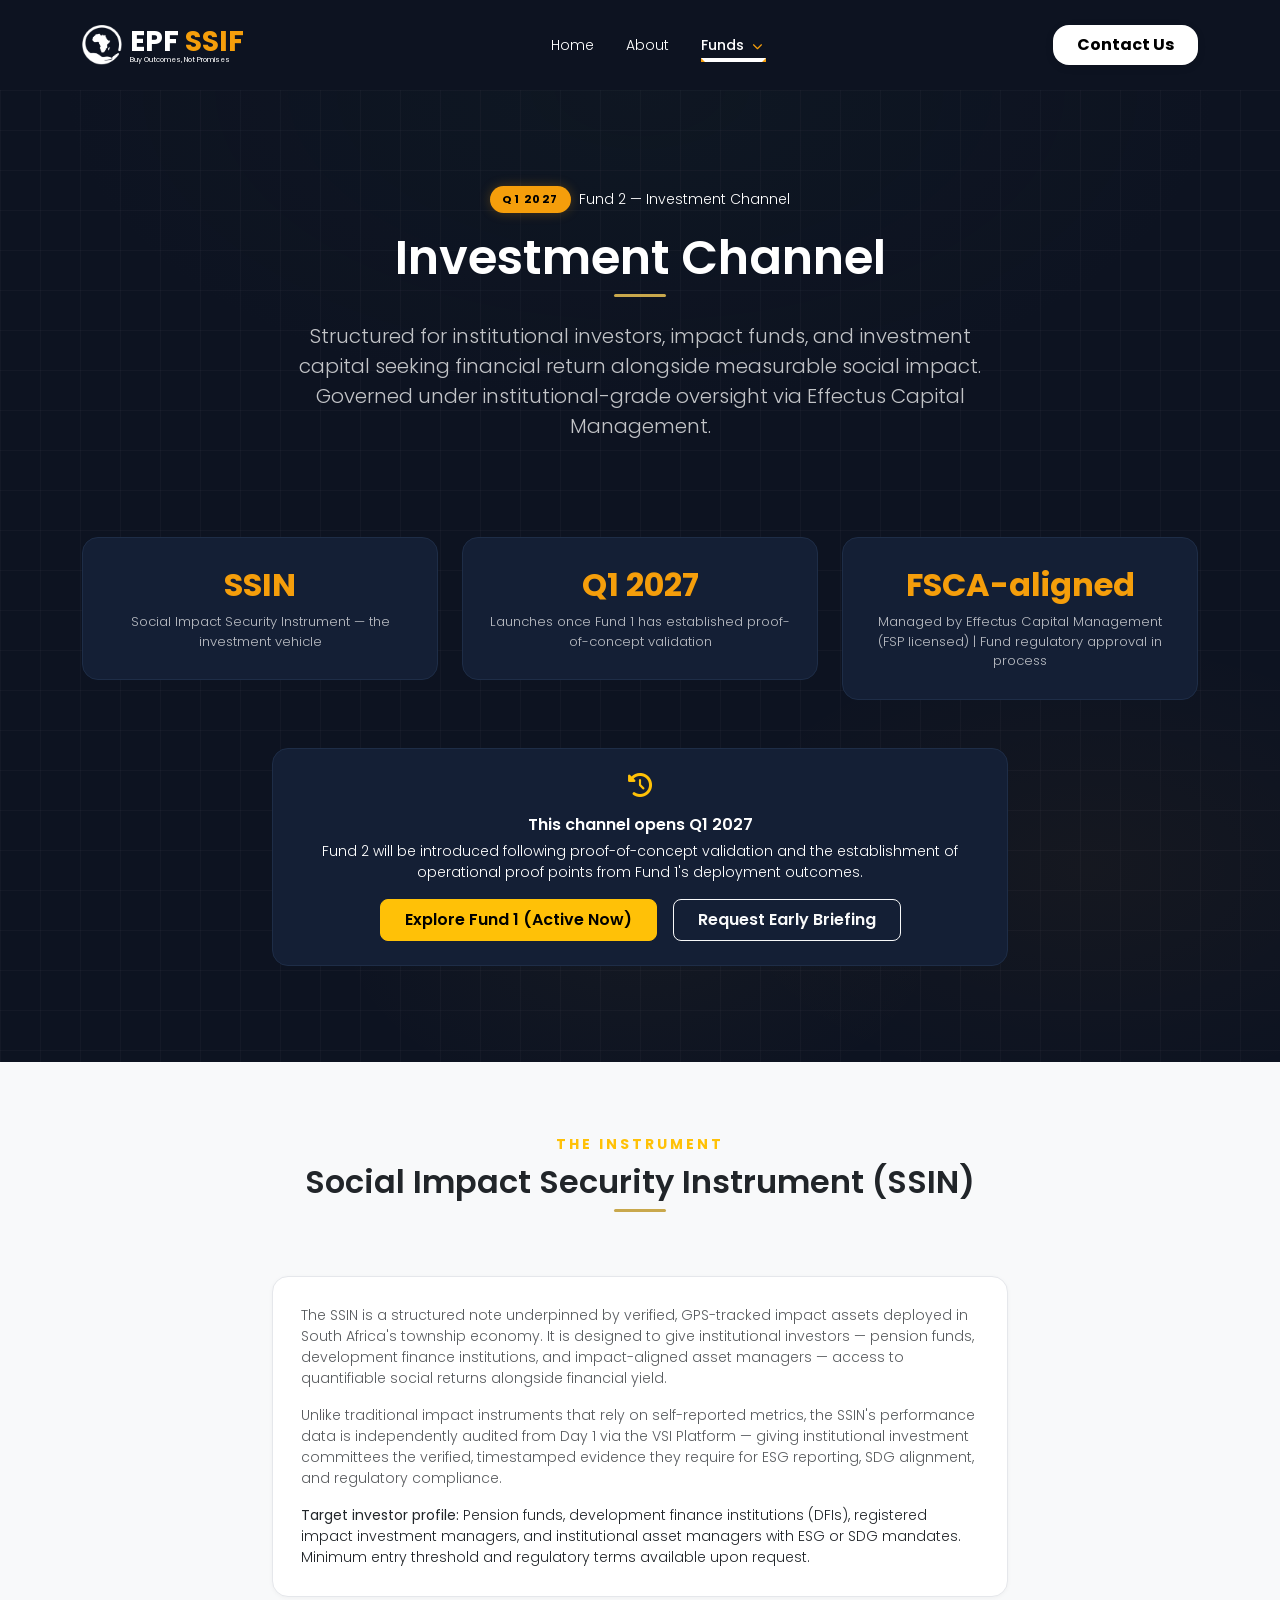
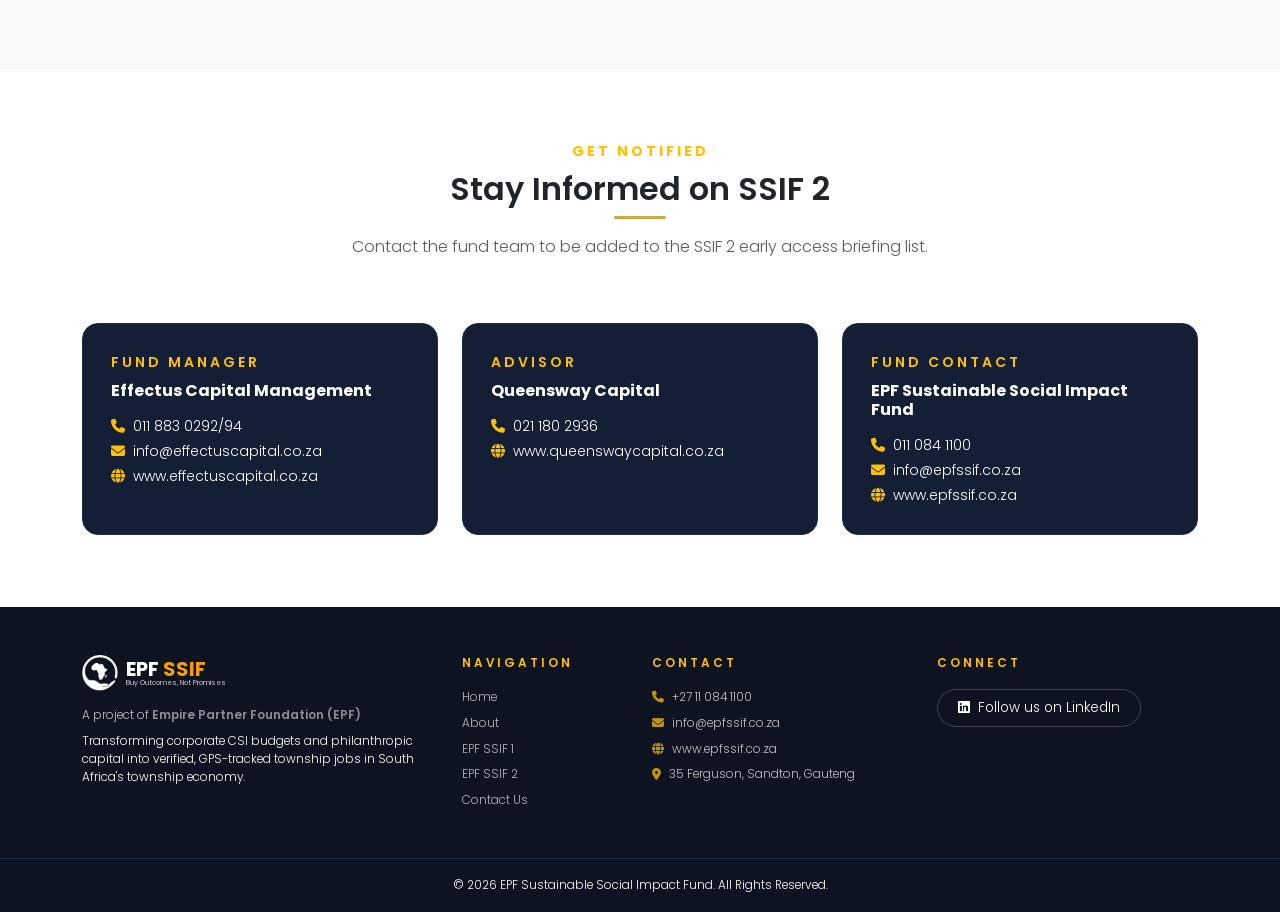
<file: fund-2.html>
<!DOCTYPE html>
<html lang="en" class="page-html">

<head>
  <meta charset="UTF-8">
  <meta name="viewport" content="width=device-width, initial-scale=1.0">
  <title>EPF SSIF 2 — Institutional &amp; Impact Investor Fund</title>
  <meta name="description" content="EPF SSIF 2 — Institutional &amp; Impact Investor Fund. Coming Q1 2027. Structured for institutional capital partners and impact investors seeking verified social returns alongside financial yield.">
  <meta name="keywords" content="EPF SSIF 2, institutional capital, impact investor fund, SSIN, social impact, township economy, impact investing">
  <link rel="icon" type="image/png" href="assets/images/EPF-logo-white.png">
  <link href="https://cdn.jsdelivr.net/npm/bootstrap@5.3.0/dist/css/bootstrap.min.css" rel="stylesheet">
  <link rel="stylesheet" href="https://cdnjs.cloudflare.com/ajax/libs/font-awesome/6.5.1/css/all.min.css"
    integrity="sha512-DTOQO9RWCH3ppGqcWaEA1BIZOC6xxalwEsw9c2QQeAIftl+Vegovlnee1c9QX4TctnWMn13TZye+giMm8e2LwA=="
    crossorigin="anonymous" referrerpolicy="no-referrer" />
  <link rel="stylesheet" href="assets/css/new-styles.css">
</head>

<nav class="navbar navbar-expand-lg navbar-dark navbar-background sticky-top">
  <div class="container">
    <a class="navbar-brand d-inline-flex align-items-center fw-bold fs-3" href="index.html">
      <img src="assets/images/EPF-logo-white.png" alt="EPF SSIF Logo" width="40" height="40" class="me-2">
      <div class="d-flex flex-column lh-1">
        <span>EPF <span class="logo-span">SSIF</span></span>
        <small class="fw-normal logo-slogan text-white">Buy Outcomes, Not Promises</small>
      </div>
    </a>

    <button class="navbar-toggler" type="button" data-bs-toggle="collapse" data-bs-target="#mainNavbar"
      aria-controls="mainNavbar" aria-expanded="false" aria-label="Toggle navigation">
      <span class="navbar-toggler-icon"></span>
    </button>

    <div class="collapse navbar-collapse justify-content-center" id="mainNavbar">
      <ul class="navbar-nav">
        <li class="nav-item small"><a class="nav-link px-3 text-white" href="index.html">Home</a></li>
        <li class="nav-item small"><a class="nav-link px-3 text-white" href="about.html">About</a></li>
        <li class="nav-item small dropdown">
          <a class="nav-link px-3 text-white dropdown-toggle active" href="#" role="button" data-bs-toggle="dropdown" aria-expanded="false">Funds <i class="fa-solid fa-chevron-down nav-dropdown-chevron"></i></a>
          <ul class="dropdown-menu dropdown-menu-dark">
            <li><a class="dropdown-item small" href="fund-1.html">EPF SSIF 1 — CSI &amp; Private Donor Fund</a></li>
            <li><a class="dropdown-item small active" href="fund-2.html" aria-current="page">EPF SSIF 2 — Institutional &amp; Impact Investor Fund</a></li>
          </ul>
        </li>
      </ul>
      <a href="contact-us.html" class="btn btn-light rounded-4 px-4 py-2 btn-one border-0 d-lg-none mt-3">Contact Us</a>
    </div>

    <a href="contact-us.html" class="btn btn-light rounded-4 px-4 py-2 btn-one border-0 d-none d-lg-block">Contact Us</a>
  </div>
</nav>

<body class="page-body">

  <div class="page-loader-overlay" id="page_loader_overlay">
    <span class="page-loader"></span>
  </div>

  <section class="fund-hero-bg fund-hero-full text-white py-5">
    <div class="container py-5 fund-hero-inner d-flex align-items-center justify-content-center">
      <div class="row justify-content-center text-center mb-5">
        <div class="col-12 col-lg-8 reveal">
          <div class="d-inline-flex align-items-center gap-2 mb-3">
            <span class="dual-channel-badge dual-channel-badge-future">Q1 2027</span>
            <span class="small opacity-60">Fund 2 — Investment Channel</span>
          </div>
          <h1 class="display-5 fw-semibold mb-4 epf-heading-accent">Investment Channel</h1>
          <p class="lead opacity-75 mb-5">Structured for institutional investors, impact funds, and investment capital seeking financial return alongside measurable social impact. Governed under institutional-grade oversight via Effectus Capital Management.</p>
        </div>
      </div>

      <div class="row g-4 justify-content-center mb-5">
        <div class="col-12 col-md-4 reveal reveal-delay-1">
          <div class="fund-stat-card text-center">
            <div class="fund-stat-value fw-bold logo-span">SSIN</div>
            <div class="fund-stat-label">Social Impact Security Instrument — the investment vehicle</div>
          </div>
        </div>
        <div class="col-12 col-md-4 reveal reveal-delay-2">
          <div class="fund-stat-card text-center">
            <div class="fund-stat-value fw-bold logo-span">Q1 2027</div>
            <div class="fund-stat-label">Launches once Fund 1 has established proof-of-concept validation</div>
          </div>
        </div>
        <div class="col-12 col-md-4 reveal reveal-delay-3">
          <div class="fund-stat-card text-center">
            <div class="fund-stat-value fw-bold logo-span">FSCA-aligned</div>
            <div class="fund-stat-label">Managed by Effectus Capital Management (FSP licensed) | Fund regulatory approval in process</div>
          </div>
        </div>
      </div>

      <div class="row justify-content-center">
        <div class="col-12 col-lg-8 reveal reveal-delay-4">
          <div class="fund-coming-soon px-4 py-4 rounded-4 text-center">
            <i class="fa-solid fa-clock-rotate-left text-warning fs-4 mb-3 d-block"></i>
            <p class="fw-semibold mb-1">This channel opens Q1 2027</p>
            <p class="small opacity-60 mb-3">Fund 2 will be introduced following proof-of-concept validation and the establishment of operational proof points from Fund 1's deployment outcomes.</p>
            <div class="d-flex flex-wrap gap-3 justify-content-center">
              <a href="fund-1.html" class="btn btn-warning fw-semibold px-4 py-2 rounded-3">Explore Fund 1 (Active Now)</a>
              <a href="contact-us.html" class="btn btn-outline-light fw-semibold px-4 py-2 rounded-3">Request Early Briefing</a>
            </div>
          </div>
        </div>
      </div>
    </div>
  </section>

  <section class="py-5 bg-light">
    <div class="container py-4">
      <div class="row justify-content-center mb-5">
        <div class="col-12 col-lg-8 text-center reveal">
          <p class="text-warning text-uppercase fw-bold small letter-spacing-2 mb-2">The Instrument</p>
          <h2 class="fw-semibold mb-3 epf-heading-accent">Social Impact Security Instrument (SSIN)</h2>
        </div>
      </div>
      <div class="row g-4 justify-content-center">
        <div class="col-12 col-lg-8 reveal">
          <div class="deliverable-card h-100">
            <p class="text-muted small mb-3">The SSIN is a structured note underpinned by verified, GPS-tracked impact assets deployed in South Africa's township economy. It is designed to give institutional investors — pension funds, development finance institutions, and impact-aligned asset managers — access to quantifiable social returns alongside financial yield.</p>
            <p class="text-muted small mb-3">Unlike traditional impact instruments that rely on self-reported metrics, the SSIN's performance data is independently audited from Day 1 via the VSI Platform — giving institutional investment committees the verified, timestamped evidence they require for ESG reporting, SDG alignment, and regulatory compliance.</p>
            <p class="small mb-0"><strong>Target investor profile:</strong> Pension funds, development finance institutions (DFIs), registered impact investment managers, and institutional asset managers with ESG or SDG mandates. Minimum entry threshold and regulatory terms available upon request.</p>
          </div>
        </div>
      </div>
    </div>
  </section>

  <section class="py-5 bg-white">
    <div class="container py-4">
      <div class="row justify-content-center text-center mb-5">
        <div class="col-12 col-lg-7 reveal">
          <p class="text-warning text-uppercase fw-bold small letter-spacing-2 mb-2">Get Notified</p>
          <h2 class="fw-semibold mb-3 epf-heading-accent">Stay Informed on SSIF 2</h2>
          <p class="text-muted">Contact the fund team to be added to the SSIF 2 early access briefing list.</p>
        </div>
      </div>
      <div class="row g-4 justify-content-center">
        <div class="col-12 col-md-4 reveal reveal-delay-1">
          <div class="fund-contact-card h-100">
            <p class="text-warning fw-semibold small text-uppercase letter-spacing-2 mb-2">Fund Manager</p>
            <h6 class="fw-bold mb-3">Effectus Capital Management</h6>
            <p class="small mb-1"><i class="fa-solid fa-phone me-2 text-warning"></i>011 883 0292/94</p>
            <p class="small mb-1"><i class="fa-solid fa-envelope me-2 text-warning"></i>info@effectuscapital.co.za</p>
            <p class="small mb-0"><i class="fa-solid fa-globe me-2 text-warning"></i>www.effectuscapital.co.za</p>
          </div>
        </div>
        <div class="col-12 col-md-4 reveal reveal-delay-2">
          <div class="fund-contact-card h-100">
            <p class="text-warning fw-semibold small text-uppercase letter-spacing-2 mb-2">Advisor</p>
            <h6 class="fw-bold mb-3">Queensway Capital</h6>
            <p class="small mb-1"><i class="fa-solid fa-phone me-2 text-warning"></i>021 180 2936</p>
            <p class="small mb-0"><i class="fa-solid fa-globe me-2 text-warning"></i>www.queenswaycapital.co.za</p>
          </div>
        </div>
        <div class="col-12 col-md-4 reveal reveal-delay-3">
          <div class="fund-contact-card h-100">
            <p class="text-warning fw-semibold small text-uppercase letter-spacing-2 mb-2">Fund Contact</p>
            <h6 class="fw-bold mb-3">EPF Sustainable Social Impact Fund</h6>
            <p class="small mb-1"><i class="fa-solid fa-phone me-2 text-warning"></i>011 084 1100</p>
            <p class="small mb-1"><i class="fa-solid fa-envelope me-2 text-warning"></i>info@epfssif.co.za</p>
            <p class="small mb-0"><i class="fa-solid fa-globe me-2 text-warning"></i>www.epfssif.co.za</p>
          </div>
        </div>
      </div>
    </div>
  </section>

  <footer class="invitation-footer">
    <div class="container py-5">
      <div class="row g-4">
        <div class="col-12 col-lg-4">
          <a class="d-inline-flex align-items-center gap-2 mb-3 text-decoration-none" href="index.html">
            <img src="assets/images/EPF-logo-white.png" alt="EPF SSIF Logo" width="36" height="36">
            <div class="d-flex flex-column lh-1">
              <span class="fw-bold text-white fs-5">EPF <span class="logo-span">SSIF</span></span>
              <small class="fw-normal logo-slogan text-white opacity-75">Buy Outcomes, Not Promises</small>
            </div>
          </a>
          <p class="small opacity-75 mb-2">A project of <a href="https://empirepartnerfoundation.org/" target="_blank" rel="noopener noreferrer" class="footer-link fw-semibold">Empire Partner Foundation (EPF)</a></p>
          <p class="small opacity-60 mb-0">Transforming corporate CSI budgets and philanthropic capital into verified, GPS-tracked township jobs in South Africa's township economy.</p>
        </div>
        <div class="col-6 col-lg-2">
          <p class="text-warning fw-semibold small text-uppercase letter-spacing-2 mb-3">Navigation</p>
          <ul class="list-unstyled small mb-0">
            <li class="mb-2"><a href="index.html" class="footer-link">Home</a></li>
            <li class="mb-2"><a href="about.html" class="footer-link">About</a></li>
            <li class="mb-2"><a href="fund-1.html" class="footer-link">EPF SSIF 1</a></li>
            <li class="mb-2"><a href="fund-2.html" class="footer-link">EPF SSIF 2</a></li>
            <li><a href="contact-us.html" class="footer-link">Contact Us</a></li>
          </ul>
        </div>
        <div class="col-6 col-lg-3">
          <p class="text-warning fw-semibold small text-uppercase letter-spacing-2 mb-3">Contact</p>
          <ul class="list-unstyled small mb-0">
            <li class="mb-2 opacity-75"><i class="fa-solid fa-phone text-warning me-2"></i>+27 11 084 1100</li>
            <li class="mb-2 opacity-75"><i class="fa-solid fa-envelope text-warning me-2"></i>info@epfssif.co.za</li>
            <li class="mb-2 opacity-75"><i class="fa-solid fa-globe text-warning me-2"></i>www.epfssif.co.za</li>
            <li class="opacity-75"><i class="fa-solid fa-location-dot text-warning me-2"></i>35 Ferguson, Sandton, Gauteng</li>
          </ul>
        </div>
        <div class="col-12 col-lg-3">
          <p class="text-warning fw-semibold small text-uppercase letter-spacing-2 mb-3">Connect</p>
          <a href="https://www.linkedin.com/company/the-epf-sustainable-social-impact-fund-epf-ssif/" target="_blank" rel="noopener noreferrer" class="footer-social-btn">
            <i class="fa-brands fa-linkedin"></i>
            <span>Follow us on LinkedIn</span>
          </a>
        </div>
      </div>
    </div>
    <div class="footer-bottom">
      <div class="container">
        <span class="small opacity-60">&copy; 2026 EPF Sustainable Social Impact Fund. All Rights Reserved.</span>
      </div>
    </div>
  </footer>

  <button class="back-to-top" id="back_to_top" aria-label="Back to top">
    <i class="fa-solid fa-chevron-up"></i>
  </button>

  <script src="https://code.jquery.com/jquery-3.7.1.min.js" integrity="sha256-/JqT3SQfawRcv/BIHPThkBvs0OEvtFFmqPF/lYI/Cxo=" crossorigin="anonymous"></script>
  <script src="https://cdn.jsdelivr.net/npm/bootstrap@5.3.0/dist/js/bootstrap.bundle.min.js"></script>
  <script src="assets/js/new.js"></script>

</body>
</html>
</file>
<file: assets/css/new-styles.css>
@import url('https://fonts.googleapis.com/css2?family=Libre+Baskerville:ital,wght@0,400..700;1,400..700&family=Montserrat:ital,wght@0,100..900;1,100..900&family=Poppins:ital,wght@0,100;0,200;0,300;0,400;0,500;0,600;0,700;0,800;0,900;1,100;1,200;1,300;1,400;1,500;1,600;1,700;1,800;1,900&display=swap');

/* ===================== DESIGN SYSTEM TOKENS ===================== */
:root {
  --epf-navy: #0d1321;
  --epf-navy-mid: #141f35;
  --epf-navy-light: #1e2d47;
  --epf-gold: #F59E0B;
  --epf-green: #4ade80;
  --shadow-sm: 0 1px 4px #0000000a;
  --shadow-md: 0 4px 24px #00000014, 0 1px 4px #0000000a;
  --shadow-lg: 0 16px 48px #00000022, 0 4px 16px #0000001a;
  --shadow-xl: 0 24px 64px #00000030, 0 8px 24px #0000001a;
  --ease-premium: cubic-bezier(0.25, 0.46, 0.45, 0.94);
  --ease-spring: cubic-bezier(0.34, 1.56, 0.64, 1);
}

.page-html {
  scroll-behavior: smooth;
  overflow-x: hidden;
  max-width: 100%;
}

.page-body {
  font-family: Poppins, sans-serif;
  font-weight: 300;
  font-style: normal;
  overflow-x: hidden;
}

.navbar {
  position: sticky !important;
  z-index: 6030 !important;
}

.hero-split-bg {
  background-color: #fcf9f2e6;
  z-index: 1;
}

.hero-split-bg::before {
  content: '';
  position: absolute;
  top: 0;
  right: 0;
  bottom: 0;
  width: 100%;
  background-color: #0d1321;
  background-image:
    linear-gradient(#ffffff0a 1px, transparent 1px),
    linear-gradient(90deg, #ffffff0a 1px, transparent 1px);
  background-size: 40px 40px;
  z-index: -1;
  clip-path: polygon(0 35%, 100% 15%, 100% 100%, 0 100%);
}

.navbar-background {
  background-color: #0d1321;
  padding: 20px;
}

@media (width > 992px) {
  .hero-split-bg::before {
    width: 50%;
    clip-path: polygon(15% 0, 100% 0, 100% 100%, 0 100%);
  }
}

.problem-section-bg {
  background-color: #0d1321;
}

.eyebrow-line {
  display: inline-block;
  width: 40px;
  height: 2px;
  background-color: #F59E0B;
  margin-right: 15px;
  vertical-align: middle;
}

.eyebrow-text {
  color: #F59E0B;
  letter-spacing: 2px;
}

.stat-huge {
  font-size: 5rem;
}

.card-negative {
  background-color: #1a1216;
  border: 1px solid #2d1e26;
}

.card-negative-title {
  color: #fc5c65;
  letter-spacing: 1.5px;
  font-size: 0.75rem;
}

.card-positive {
  background-color: #0b1a1a;
  border: 1px solid #14332e;
}

.card-positive-title {
  color: #20c997;
  letter-spacing: 1.5px;
  font-size: 0.75rem;
}

.card-body-text {
  color: #d1d5db;
  font-size: 1.05rem;
  line-height: 1.6;
}

.card-footer-text {
  color: #6b7280;
  font-size: 0.75rem;
}

.timeline-section-bg {
  background-color: #fbfaf7;
}

.timeline-eyebrow-container {
  gap: 15px;
  margin-bottom: 1.5rem;
}

.timeline-eyebrow-line {
  height: 1px;
  width: 50px;
  background-color: #f59e0b;
}

.timeline-eyebrow-text {
  color: #f59e0b;
  font-size: 0.75rem;
  letter-spacing: 2px;
}

.timeline-heading {
  color: #0f172a;
}

.timeline-subheading {
  color: #000;
}

.timeline-steps-container {
  z-index: 1;
  position: relative;
}

@media (width < 992px) {
  .timeline-steps-container::before {
    content: '';
    position: absolute;
    top: 70px;
    left: 12.5%;
    right: 12.5%;
    height: 1px;
    background-color: #e5e0d8;
    z-index: -1;
  }
}

.timeline-circle {
  width: 90px;
  height: 90px;
  background-color: #0b1121;
  font-size: 1.5rem;
  margin: 0 auto 1.5rem;
}

.timeline-step-title {
  color: #0f172a;
  font-size: 1.25rem;
  margin-bottom: 0.75rem;
}

.timeline-step-desc {
  color: black;
  line-height: 1.6;
}

.ssin-section-bg {
  background-color: #fcfbf8;
}

.ssin-eyebrow-wrap {
  gap: 15px;
  margin-bottom: 1rem;
}

.ssin-eyebrow-line {
  height: 1px;
  width: 40px;
  background-color: #d1d5db;
}

.ssin-eyebrow-text {
  letter-spacing: 2px;
  color: #9ca3af;
}

.ssin-heading {
  color: #0f172a;
}

.ssin-subheading {
  color: black;
}

.cert-outer-box {
  padding: 0.5rem;
  border: 1px solid #f1eacc;
  border-radius: 1.5rem;
  background-color: #0f172a;
}

.cert-inner-box {
  background-color: #fcfbf8;
  border-radius: 1rem;
  padding: 3.5rem 2rem;
  box-shadow: 0 15px 35px #0000000a;
  border: 1px solid #fff;
}

.cert-label {
  font-size: 0.75rem;
  letter-spacing: 2px;
  color: #9ca3af;
  margin-bottom: 1.5rem;
}

.cert-value {
  color: #0f172a;
  margin-bottom: 0.5rem;
}

.cert-series {
  font-size: 0.85rem;
  color: #6b7280;
  margin-bottom: 2.5rem;
}

.cert-badge {
  width: 50px;
  height: 50px;
  background-color: #0b1121;
  margin: 0 auto 2.5rem;
  font-size: 1.2rem;
}

.feature-item {
  align-items: flex-start;
  gap: 1.25rem;
  margin-bottom: 1.75rem;
}

.feature-icon-wrapper {
  width: 48px;
  height: 48px;
  border-radius: 0.5rem;
  flex-shrink: 0;
  font-size: 1.1rem;
}

.icon-tint-green {
  background-color: #e6f4ea;
  color: #1e8e3e;
}

.icon-tint-blue {
  background-color: #e8f0fe;
  color: #1a73e8;
}

.feature-title {
  color: #0f172a;
  font-size: 1.1rem;
  margin-bottom: 0.35rem;
}

.feature-desc {
  color: #000;
  margin: 0;
}

.legacy-section-bg {
  background: radial-gradient(circle at top center, #111a2e 0%, #050b14 60%);
  background-color: #050b14;
  color: #fff;
}

.legacy-eyebrow-wrap {
  gap: 15px;
  margin-bottom: 1.5rem;
}

.legacy-eyebrow-line {
  height: 1px;
  width: 30px;
  background-color: #F59E0B;
}

.legacy-eyebrow-text {
  font-size: 0.75rem;
  letter-spacing: 3px;
  color: #d1d5db;
}

.legacy-heading {
  margin-bottom: 1rem;
  color: #fff;
}

.legacy-sub-italic {
  font-style: italic;
  color: #d1d5db;
  font-size: 1.1rem;
  margin-bottom: 1.5rem;
}

.legacy-sub-main {
  line-height: 1.6;
  margin: 0 auto 4rem;
}

.legacy-card {
  background-color: #0e1420;
  border: 1px solid #1f2937;
  border-radius: 1rem;
  padding: 2rem;
  flex-direction: column;
  position: relative;
  transition: transform 0.3s ease, box-shadow 0.3s ease;
}

.legacy-card:hover {
  transform: translateY(-5px);
  box-shadow: 0 20px 40px #0006;
}

a.legacy-card {
  text-decoration: none;
  cursor: pointer;
  position: relative;
}

a.legacy-card::after {
  content: '↗';
  position: absolute;
  top: 1rem;
  right: 1rem;
  color: #F59E0B;
  font-size: 0.85rem;
  opacity: 0.5;
  transition: opacity 0.25s var(--ease-premium), transform 0.25s var(--ease-premium);
}

a.legacy-card:hover {
  border-color: #F59E0B55;
}

a.legacy-card:hover::after {
  opacity: 1;
  transform: translate(3px, -3px);
}

.legacy-icon-box {
  width: 60px;
  height: 60px;
  border: 1px solid #374151;
  border-radius: 0.75rem;
  color: #fff;
  margin-bottom: 20px;
}

.legacy-card-cat {
  font-size: 0.65rem;
  letter-spacing: 2px;
  color: #e5e7eb;
  margin-bottom: 0.75rem;
}

.legacy-card-title {
  font-size: 1.2rem;
  color: #fff;
  margin-bottom: 0.75rem;
}

.legacy-card-price {
  font-size: 0.95rem;
  font-weight: 600;
  color: #d1d5db;
  margin-bottom: 1.5rem;
}

.legacy-card-desc {
  font-size: 0.85rem;
  color: #9ca3af;
  line-height: 1.6;
  margin-bottom: 1rem;
  flex-grow: 1;
}

.legacy-card-btn {
  display: inline-flex;
  align-items: center;
  gap: 0.4rem;
  align-self: flex-start;
  font-size: 0.72rem;
  font-weight: 700;
  text-transform: uppercase;
  letter-spacing: 1px;
  color: #C9A84C;
  border: 1px solid #C9A84C55;
  border-radius: 2rem;
  padding: 0.35rem 0.9rem;
  margin-top: 0.25rem;
  transition: background-color 0.2s ease, border-color 0.2s ease, color 0.2s ease;
}

a.legacy-card:hover .legacy-card-btn {
  background-color: #C9A84C1a;
  border-color: #C9A84C;
  color: #e0bc6e;
}

.legacy-list {
  list-style: none;
  padding: 0;
  margin: 0;
  text-align: left;
}

.legacy-list li {
  font-size: 0.75rem;
  color: #d1d5db;
  margin-bottom: 0.6rem;
  display: flex;
  align-items: flex-start;
  gap: 0.5rem;
  line-height: 1.4;
}

.legacy-list li::before {
  content: '•';
  color: #F59E0B;
  font-size: 1.5rem;
  line-height: 0.6;
}

.calc-section-bg {
  background-color: #f6f5f0;
}

.calc-eyebrow-wrap {
  gap: 15px;
  margin-bottom: 1.5rem;
}

.calc-eyebrow-line {
  height: 2px;
  width: 40px;
  background-color: #111827;
}

.calc-eyebrow-text {
  font-size: 0.75rem;
  letter-spacing: 2.5px;
  color: #4b5563;
}

.calc-heading {
  font-size: 2rem;
  color: #111827;
  margin-bottom: 1.5rem;
  line-height: 1.1;
}

.calc-subheading {
  line-height: 1.6;
  max-width: 90%;
}

.calc-card {
  background-color: #0c1220;
  border-radius: 1rem;
  padding: 2.5rem;
  box-shadow: 0 25px 50px -12px #00000040;
  color: #fff;
  width: 100%;
  max-width: 500px;
}

.calc-header {
  border-bottom: 1px solid #1f2937;
  padding-bottom: 1.25rem;
  margin-bottom: 2rem;
}

.calc-header-title {
  font-size: 0.75rem;
  letter-spacing: 2px;
  gap: 0.5rem;
}

.calc-label {
  font-size: 0.75rem;
  letter-spacing: 1.5px;
  color: #9ca3af;
  margin-bottom: 0.75rem;
}

.calc-value {
  font-size: 3rem;
  margin-bottom: 2.5rem;
  line-height: 1;
}

.calc-row {
  background-color: #161e30;
  border: 1px solid #1f2a40;
  border-radius: 0.75rem;
  padding: 1.25rem 1.5rem;
  justify-content: space-between;
  margin-bottom: 1rem;
}

.calc-row:last-of-type {
  margin-bottom: 2.5rem;
}

.calc-row-label {
  color: #9ca3af;
  font-size: 0.9rem;
}

.calc-row-value {
  color: #fff;
  font-size: 1.1rem;
}

.calc-footer {
  font-size: 0.75rem;
  color: #6b7280;
  letter-spacing: 1px;
}

.gov-section-bg {
  background-color: #fff;
  z-index: 1;
}

.gov-section-bg::after {
  content: '';
  position: absolute;
  bottom: -250px;
  left: 50%;
  transform: translateX(-50%);
  width: 800px;
  height: 1000px;
  background: repeating-radial-gradient(circle at center,
      transparent 0,
      transparent 50px,
      #00000008 51px,
      transparent 52px);
  border-radius: 50%;
  z-index: -1;
  pointer-events: none;
}

.gov-eyebrow-wrap {
  gap: 15px;
  margin-bottom: 1.5rem;
}

.gov-eyebrow-line {
  height: 1px;
  width: 40px;
  background-color: #e5e7eb;
}

.gov-eyebrow-text {
  font-size: 0.7rem;
  letter-spacing: 3px;
  color: #d1d5db;
}

.gov-heading {
  color: #0f172a;
  margin-bottom: 1rem;
}

.gov-subheading {
  line-height: 1.6;
  max-width: 700px;
  margin: 0 auto 4rem;
}

.gov-card {
  background-color: #fff;
  border-radius: 3rem;
  padding: 3.5rem 2rem;
  height: 100%;
  box-shadow: 0 25px 50px #0000000a;
  border: 1px solid #00000005;
  transition: transform 0.3s ease;
}

.gov-card:hover {
  transform: translateY(-5px);
}

.gov-icon-wrap {
  width: 70px;
  height: 70px;
  background-color: #f8fafc;
  margin: 0 auto 2rem;
  color: #111827;
}

.gov-card-title {
  color: #0f172a;
  font-size: 1.2rem;
  margin-bottom: 1rem;
}

.gov-card-desc {
  line-height: 1.6;
  margin: 0;
}

.tax-section-bg {
  background-color: #fff;
  z-index: 1;
  padding-top: 6rem;
  padding-bottom: 6rem;
  height: auto;
}



.tax-circle-outer {
  width: 140px;
  height: 140px;
  border: 1px dashed #cbd5e1;
  margin: 0 auto 2.5rem;
  background-color: #fff9;
}

.tax-circle-inner {
  width: 115px;
  height: 115px;
  border: 2px solid #0f172a;
  font-size: 2.25rem;
  color: #0f172a;
  background-color: #fff;
}

.tax-heading {
  color: #0f172a;
  font-size: 3rem;
  margin-bottom: 1.5rem;
}

.tax-subheading {
  line-height: 1.6;
  max-width: 800px;
  margin: 0 auto;
}

.vsi-section-bg {
  background-color: #050b14;
  color: #fff;
}

.vsi-eyebrow-wrap {
  gap: 15px;
  margin-bottom: 1.5rem;
}

.vsi-eyebrow-line {
  height: 2px;
  width: 40px;
  background-color: #4b5563;
}

.vsi-eyebrow-text {
  font-size: 0.75rem;
  letter-spacing: 2px;
  color: #d1d5db;
}

.vsi-heading {
  color: #fff;
  margin-bottom: 1.5rem;
}

.vsi-subheading {
  line-height: 1.7;
  margin-bottom: 2.5rem;
  max-width: 95%;
}

.vsi-link {
  color: #fff;
  font-size: 0.8rem;
  letter-spacing: 2px;
  display: inline-flex;
  gap: 8px;
  transition: opacity 0.3s ease;
}

.vsi-link:hover {
  opacity: 0.7;
  color: #fff;
}

.vsi-dash-window {
  background-color: #0e1420;
  border: 1px solid #1f2937;
  border-radius: 0.75rem;
  overflow: hidden;
  box-shadow: 0 25px 50px -12px #0006;
}

.vsi-dash-header {
  padding: 1rem 1.25rem;
  border-bottom: 1px solid #1f2937;
  gap: 8px;
}

.vsi-dash-dot {
  width: 12px;
  height: 12px;
}

.dot-red {
  background-color: #ff5f56;
}

.dot-yellow {
  background-color: #ffbd2e;
}

.dot-green {
  background-color: #27c93f;
}

.vsi-dash-body {
  padding: 1.5rem;
}

.vsi-dash-card {
  background-color: #161e2e;
  border: 1px solid #2d3748;
  border-radius: 0.5rem;
  padding: 1.5rem;
  height: 100%;
}

.vsi-dash-card-large {
  min-height: 180px;
}

.vsi-dash-label {
  font-size: 0.7rem;
  letter-spacing: 1.5px;
  color: #9ca3af;
  margin-bottom: 1rem;
}

.vsi-dash-value {
  font-size: 2rem;
  color: #fff;
}

.invitation-section-bg {
  background: radial-gradient(circle at center, #111a2e 0%, #050b14 60%);
  background-color: #050b14;
  color: #fff;
  padding-top: 6rem;
  padding-bottom: 6rem;
}

.invitation-eyebrow-wrap {
  gap: 15px;
  margin-bottom: 1.5rem;
}

.invitation-eyebrow-line {
  height: 1px;
  width: 40px;
  background-color: #6b7280;
}

.invitation-eyebrow-text {
  font-size: 0.75rem;
  letter-spacing: 2px;
  color: #fff;
}

.invitation-heading {
  color: #fff;
  margin-bottom: 1rem;
  line-height: 1.2;
}

.invitation-subheading {
  font-size: 1.1rem;
  color: #d1d5db;
  margin-bottom: 3.5rem;
}

.invitation-card {
  background-color: #0a0f18;
  border: 1px solid #1f2937;
  border-radius: 0.5rem;
  padding: 1.5rem;
  transition: background-color 0.3s ease, border-color 0.3s ease;
  cursor: pointer;
  flex-direction: column;
}

.invitation-card:hover {
  background-color: #111827;
  border-color: #374151;
}

.invitation-card.active {
  border-color: #f59e0b;
}

.invitation-card-title {
  font-weight: 700;
  font-size: 1.1rem;
  color: #fff;
  margin-bottom: 0.25rem;
}

.invitation-card-price {
  font-size: 0.8rem;
  color: #9ca3af;
}

.invitation-btn {
  display: inline-flex;
  gap: 10px;
  border: 1px solid #374151;
  color: #fff;
  padding: 1rem 2rem;
  border-radius: 1rem;
  font-size: 0.75rem;
  letter-spacing: 2px;
  transition: background-color 0.3s ease, border-color 0.3s ease;
  margin-bottom: 4rem;
}

.invitation-btn:hover {
  background-color: #1f2937;
  border-color: #4b5563;
  color: #fff;
}

.invitation-quote {
  font-style: italic;
  color: #9ca3af;
  font-size: 1.1rem;
  max-width: 700px;
  margin: 0 auto;
  line-height: 1.6;
}

.invitation-footer {
  background-color: #0d1321;
  color: #fff;
  font-size: 0.85rem;
}

.footer-link {
  color: #ffffffb3;
  text-decoration: none;
  transition: color 0.25s var(--ease-premium);
}

.footer-link:hover {
  color: #C9A84C;
}

.footer-social-btn {
  color: #fff;
  text-decoration: none;
  border: 1px solid #ffffff33;
  border-radius: 2rem;
  padding: 0.5rem 1.25rem;
  display: inline-flex;
  align-items: center;
  gap: 0.5rem;
  font-size: 0.85rem;
  transition: border-color 0.25s var(--ease-premium), color 0.25s var(--ease-premium);
}

.footer-social-btn:hover {
  color: #C9A84C;
  border-color: #C9A84C;
}

.footer-bottom {
  border-top: 1px solid #1e2d47;
  padding: 1rem 0;
  text-align: center;
}

.hero-section {
  min-height: 100vh !important;
  background-color: #111;
}

.object-fit-cover {
  object-fit: cover;
}

.rounded-top-5 {
  border-top-left-radius: 3rem !important;
  border-top-right-radius: 3rem !important;
}

.video-circle {
  transition: transform 0.3s ease;
  cursor: pointer;
  backdrop-filter: blur(5px);
}

.video-circle:hover {
  transform: scale(1.05);
}

.hero-section {
  min-height: 85vh !important;
  display: flex;
  flex-direction: column;
  position: relative;
  background-color: #111;
}

.hero-video-bg {
  position: absolute;
  top: 50%;
  left: 50%;
  min-width: 100%;
  min-height: 100%;
  width: auto;
  height: auto;
  z-index: 0;
  transform: translate(-50%, -50%);
  object-fit: cover;
}

.hero-overlay {
  position: absolute;
  top: 0;
  left: 0;
  width: 100%;
  height: 100%;
  background: #0004;
  z-index: 1;
}

.hero-section>.container {
  position: relative;
  z-index: 2;
  flex-grow: 1;
  display: flex;
  flex-direction: column;
}

.rounded-top-5 {
  border-top-left-radius: 3.5rem !important;
  border-top-right-radius: 3.5rem !important;
}

.btn-one {
  background: white;
  color: black;
  font-weight: 700;
}

.btn-two {
  border-color: white;
  color: white !important;
}

.icon {
  background-color: #F59E0B;
}

.logo-span {
  color: #F59E0B;
}

.border-dark {
  border-color: #0a0f18 !important;
}

video:fullscreen {
  opacity: 1 !important;
}

@media screen and (width > 1919px) {
  .hero-title {
    font-size: 67px;
    margin-bottom: 25px;
  }

  .hero-desc {
    font-size: 17px;
  }

  .hero-title-two {
    font-size: 20px;
  }

  .hero-desc-two {
    font-size: 17px;
  }

  .video-tv {
    width: 550px !important;
    height: 350px !important;
  }
}

.logo-slogan {
  font-size: 7px;
}

.video-tv {
  width: 450px;
  height: 280px;
  background: #0d1321;
  cursor: pointer;
}

.icon-circle {
  width: 70px;
  height: 70px;
}

.tv-stand {
  width: 40px;
  height: 15px;
  background: #222f4d;
}

.tv-base {
  width: 120px;
  height: 8px;
  background: #0d1321;
  border-radius: 4px 4px 0 0;
}

.hero-footer {
  background-color: #0d1321 !important;
}

.hero-icon {
  width: 45px;
  height: 45px;
  flex-shrink: 0;
}

.about-img {
  min-height: 450px;
  filter: brightness(0.9);
}

.image-name {
  backdrop-filter: blur(10px);
}

.ssin-tablet {
  max-width: 700px;
  cursor: pointer;
}

.ssin-frame {
  display: block;
  width: 100%;
  border-radius: 12px;
  box-shadow: 0 10px 30px #0000001a;
}

.ssin-play-button {
  width: 70px;
  height: 70px;
  border-radius: 50%;
  transition: transform 0.3s ease;
}

.play-icon {
  font-size: 1.5rem;
  margin-left: 4px;
}

.job-box {
  max-width: 600px;
}

.feature-card {
  max-width: 900px;
}

.about-card {
  background-color: #F59E0B;
  border-radius: 16px;
}

@media (width < 575.98px) {
  .custom-element {
    font-size: 14px;
    padding: 10px;
  }

  .hero-title {
    font-size: 25px;
    text-align: center;
  }

  .video-tv {
    width: 300px;
    height: 170px;
    margin-bottom: 20px;
  }

  .mobile-btn {
    margin-left: 50px;
  }

  .hero-desc {
    font-size: 15px;
    text-align: center;
  }

  .tv-stand {
    margin-top: -18px !important;
  }

  .cta-title {
    text-align: center;
  }
}

.stats-title {
  font-size: clamp(1rem, 2.5vw, 1.25rem);
}

.stats-dec {
  font-size: clamp(0.6rem, 1.5vw, 0.875rem);
}

.border-line {
  width: 30%;
}

.border-height {
  height: 8px;
}

.first-triangle {
  width: 100px;
  height: 80px;
  clip-path: polygon(50% 0%, 0% 100%, 100% 100%);
}

.second-triangle {
  width: 200px;
  height: 80px;
  clip-path: polygon(25% 0%, 75% 0%, 100% 100%, 0% 100%);
}

.third-triangle {
  width: 300px;
  height: 80px;
  clip-path: polygon(16% 0%, 84% 0%, 100% 100%, 0% 100%);
}

.exit-text{
  font-size: 10px;
  margin-top: 50px !important;
}

.letter-spacing-2 {
  letter-spacing: 2px;
}

.impact-rate-table th {
  font-size: 0.8rem;
  letter-spacing: 0.5px;
  font-weight: 600;
}

.impact-rate-table td {
  font-size: 0.875rem;
}

.scorecard-section-bg {
  background-color: #f8f9fa;
}

.scorecard-table th {
  font-size: 0.8rem;
  letter-spacing: 0.5px;
  font-weight: 600;
}

.scorecard-table td {
  font-size: 0.875rem;
}

.scorecard-badge-high {
  background-color: #4f7942;
  color: #fff;
  font-size: 0.75rem;
  white-space: normal;
  text-align: left;
}

.scorecard-badge-max {
  background-color: #2d6a4f;
  color: #fff;
  font-size: 0.75rem;
  white-space: normal;
  text-align: left;
}

.donation-gap-bg {
  background-color: #fbfaf7;
}

.donation-gap-card {
  background-color: #ffffff;
  border: 1px solid #e5e7eb;
  border-radius: 1rem;
  padding: 1.75rem;
  color: #0d1321;
  box-shadow: 0 2px 16px #0d132108;
}

.donation-gap-card h5 {
  color: #0d1321;
}

.donation-gap-card .text-muted {
  color: #6b7280 !important;
}

.donation-gap-icon {
  width: 44px;
  height: 44px;
  border-radius: 0.5rem;
  background-color: #0d1321;
  color: #F59E0B;
  display: flex;
  align-items: center;
  justify-content: center;
  font-size: 1.1rem;
  flex-shrink: 0;
}

.donation-gap-solution {
  background-color: #0d1321;
  border: 1px solid #1e2d47;
  color: #fff;
}

.vsi-feature-card {
  background-color: #141f35;
  border: 1px solid #1e2d47;
  border-radius: 1rem;
  padding: 1.75rem 1.5rem;
  color: #fff;
}

.vsi-feature-card h6 {
  color: #fff;
}

.vsi-feature-card .text-muted {
  color: #9ca3af !important;
}

.vsi-feature-icon {
  width: 48px;
  height: 48px;
  border-radius: 0.75rem;
  background-color: #1e3a2f;
  color: #4ade80;
  display: flex;
  align-items: center;
  justify-content: center;
  font-size: 1.2rem;
}

.metrics-section-bg {
  background-color: #fbfaf7;
}

.metrics-card {
  background-color: #fff;
  border: 1px solid #e5e7eb;
  border-radius: 1rem;
  padding: 1.75rem;
  box-shadow: 0 1px 4px #0000000a;
}

.metrics-icon {
  width: 44px;
  height: 44px;
  border-radius: 0.5rem;
  background-color: #e6f4ea;
  color: #1e8e3e;
  display: flex;
  align-items: center;
  justify-content: center;
  font-size: 1.1rem;
  flex-shrink: 0;
}

.metrics-list {
  padding-left: 1.25rem;
  margin: 0;
}

.metrics-list li {
  margin-bottom: 0.4rem;
  line-height: 1.5;
}

/* ===================== FUND PAGE STYLES ===================== */

.fund-hero-bg {
  background-color: #0d1321;
  background-image:
    linear-gradient(#ffffff07 1px, transparent 1px),
    linear-gradient(90deg, #ffffff07 1px, transparent 1px);
  background-size: 40px 40px;
}

.fund-stat-card {
  background-color: #141f35;
  border: 1px solid #1e2d47;
  border-radius: 1rem;
  padding: 1.75rem 1.5rem;
  color: #fff;
}

.fund-stat-value {
  font-size: 2rem;
  line-height: 1.2;
  margin-bottom: 0.5rem;
}

.fund-stat-label {
  font-size: 0.82rem;
  opacity: 0.7;
  line-height: 1.5;
}

.fund-tabs {
  gap: 0.5rem;
  border-bottom: none;
  flex-wrap: wrap;
}

.fund-tab-btn {
  background-color: #141f35;
  border: 1px solid #1e2d47;
  border-radius: 0.75rem;
  color: #fff;
  padding: 0.65rem 1.25rem;
  font-size: 0.875rem;
  font-weight: 500;
  transition: background-color 0.2s, border-color 0.2s;
  cursor: pointer;
  white-space: nowrap;
}

.fund-tab-btn:hover {
  background-color: #1e2d47;
  border-color: #2d4a6e;
}

.fund-tab-btn.active {
  background-color: #F59E0B;
  border-color: #F59E0B;
  color: #000;
  font-weight: 600;
}

.fund-gap-card {
  background-color: #141f35;
  border: 1px solid #1e2d47;
  border-radius: 1rem;
  padding: 1.75rem;
  color: #fff;
}

.fund-gap-icon {
  width: 44px;
  height: 44px;
  border-radius: 0.5rem;
  background-color: #1e3a2f;
  color: #4ade80;
  display: flex;
  align-items: center;
  justify-content: center;
  font-size: 1.1rem;
  flex-shrink: 0;
}

.fund-solution-bar {
  background-color: #1e3a2f;
  border: 1px solid #2d6a4f;
  color: #fff;
}

.multiplier-table th {
  font-size: 0.8rem;
  letter-spacing: 0.5px;
  font-weight: 600;
}

.multiplier-table td {
  font-size: 0.875rem;
}

.deliverable-card {
  background-color: #fff;
  border: 1px solid #e5e7eb;
  border-radius: 1rem;
  padding: 1.75rem;
  box-shadow: 0 1px 4px #0000000a;
}

.deliverable-icon {
  width: 48px;
  height: 48px;
  border-radius: 0.5rem;
  background-color: #fff8e6;
  color: #F59E0B;
  display: flex;
  align-items: center;
  justify-content: center;
  font-size: 1.2rem;
}

.fund-contact-card {
  background-color: #141f35;
  border: 1px solid #1e2d47;
  border-radius: 1rem;
  padding: 1.75rem;
  color: #fff;
}

.fund-steps {
  line-height: 1.8;
  font-size: 0.9rem;
  opacity: 0.85;
}

.fund-steps li {
  margin-bottom: 0.25rem;
}

.fund-compare-card {
  border-radius: 1rem;
  padding: 1.75rem;
}

.fund-compare-problem {
  background-color: #1a0e0e;
  border: 1px solid #3d1515;
  color: #f9d5d5;
}

.fund-compare-problem .fw-bold {
  color: #fc5c65;
}

.fund-compare-solution {
  background-color: #0b1a14;
  border: 1px solid #14432e;
  color: #d1f5e4;
}

.fund-compare-solution .fw-bold {
  color: #4ade80;
}

.section-18a-number {
  width: 44px;
  height: 44px;
  border-radius: 50%;
  background-color: #1e3a2f;
  color: #4ade80;
  font-size: 1.1rem;
  font-weight: 700;
  display: flex;
  align-items: center;
  justify-content: center;
  flex-shrink: 0;
}

.section-18a-step {
  padding-bottom: 1.5rem;
  border-bottom: 1px solid #f0f0f0;
}

.section-18a-step:last-of-type {
  border-bottom: none;
  padding-bottom: 0;
}

.srf-step-card {
  background-color: #fff;
  border: 1px solid #e5e7eb;
  border-radius: 1rem;
  padding: 1.5rem;
  box-shadow: 0 1px 4px #0000000a;
}

.srf-step-label {
  font-size: 0.8rem;
  text-transform: uppercase;
  letter-spacing: 1.5px;
  color: #F59E0B;
}

.impact-basket-card {
  background-color: #fff;
  border: 1px solid #e5e7eb;
  border-radius: 1rem;
  padding: 1.75rem;
  box-shadow: 0 1px 4px #0000000a;
  display: flex;
  flex-direction: column;
}

.impact-basket-icon {
  width: 48px;
  height: 48px;
  border-radius: 0.5rem;
  background-color: #fff8e6;
  color: #F59E0B;
  display: flex;
  align-items: center;
  justify-content: center;
  font-size: 1.2rem;
}

.fund-hero-full {
  min-height: 70vh;
}

.fund-hero-inner {
  min-height: 60vh;
}

.fund-coming-soon {
  background-color: #141f35;
  border: 1px solid #1e2d47;
}

/* ===================== ABOUT PAGE STYLES ===================== */

.about-stat-card {
  background-color: #f8f9fa;
  border: 1px solid #e5e7eb;
  border-radius: 0.75rem;
  padding: 1rem 0.75rem;
}

.about-stat-value {
  font-size: 1.1rem;
  line-height: 1.2;
  margin-bottom: 0.35rem;
}

.about-stat-label {
  font-size: 0.75rem;
  color: #6b7280;
  line-height: 1.4;
}

.about-team-card {
  background-color: #fff;
  border: 1px solid #e5e7eb;
  border-radius: 1rem;
  padding: 1.75rem;
  box-shadow: 0 1px 4px #0000000a;
  display: flex;
  flex-direction: column;
  align-items: center;
  text-align: center;
}

.about-team-photo {
  width: 96px;
  height: 96px;
  border-radius: 50%;
  object-fit: cover;
  object-position: top;
  border: 3px solid #C9A84C;
  flex-shrink: 0;
}

.about-team-linkedin {
  color: #C9A84C;
  font-size: 1.5rem;
  margin-top: auto;
  transition: opacity 0.25s var(--ease-premium), transform 0.25s var(--ease-premium);
}

.about-team-linkedin:hover {
  opacity: 0.75;
  transform: translateY(-2px);
}

.about-team-tag {
  background-color: #f3f4f6;
  color: #374151;
  font-size: 0.75rem;
  padding: 0.25rem 0.65rem;
  border-radius: 2rem;
  border: 1px solid #e5e7eb;
}

.about-fund-manager-card {
  background-color: #0d1321;
  border: 1px solid #1e2d47;
  border-radius: 1rem;
  padding: 2rem;
  color: #fff;
}

.about-fund-manager-icon {
  width: 56px;
  height: 56px;
  border-radius: 50%;
  background-color: #1e3a2f;
  color: #4ade80;
  display: flex;
  align-items: center;
  justify-content: center;
  font-size: 1.4rem;
}

.about-partner-card {
  background-color: #fff;
  border: 1px solid #e5e7eb;
  border-radius: 1rem;
  padding: 1.75rem 1.25rem;
  box-shadow: 0 1px 4px #0000000a;
}

.about-partner-icon {
  width: 48px;
  height: 48px;
  border-radius: 0.5rem;
  background-color: #fff8e6;
  color: #F59E0B;
  display: flex;
  align-items: center;
  justify-content: center;
  font-size: 1.2rem;
}

.about-partner-img {
  height: 48px;
  width: auto;
  max-width: 140px;
  object-fit: contain;
  display: block;
  margin-left: auto;
  margin-right: auto;
}

.about-partner-img-dark {
  filter: invert(1);
}

.about-partner-placeholder {
  width: 140px;
  height: 48px;
  border: 2px dashed #e5e7eb;
  border-radius: 0.5rem;
  color: #9ca3af;
}


/* ===================== CAPITAL FLOW DIAGRAM — ZIGZAG TIMELINE ===================== */

.capital-flow-section {
  background-color: #0d1321;
  color: #fff;
}

/* Desktop zigzag wrapper */
.czigzag-wrapper {
  position: relative;
  height: 300px;
}

.czigzag-svg-lines {
  position: absolute;
  top: 0;
  left: 0;
  width: 100%;
  height: 100%;
  pointer-events: none;
  z-index: 0;
}

.czigzag-track {
  display: flex;
  align-items: stretch;
  height: 100%;
  position: relative;
  z-index: 1;
}

.czigzag-col {
  flex: 1;
  position: relative;
}

/* Node circles */
.czigzag-node {
  position: absolute;
  left: 50%;
  transform: translateX(-50%);
  width: 72px;
  height: 72px;
  border-radius: 50%;
  display: flex;
  align-items: center;
  justify-content: center;
  font-size: 1.4rem;
  z-index: 2;
}

.czigzag-node-gold {
  background-color: #C9A84C;
  color: #0d1321;
  box-shadow: 0 0 0 8px #C9A84C1a, 0 8px 28px #C9A84C33;
}

.czigzag-node-dark {
  background-color: #141f35;
  border: 2px solid #C9A84C;
  color: #C9A84C;
  box-shadow: 0 0 0 8px #0d132144, 0 8px 28px #00000033;
}

/* HIGH columns: node at top, label below */
.czigzag-high .czigzag-node {
  top: 44px;
}

.czigzag-high .czigzag-node-label {
  position: absolute;
  top: 132px;
  left: 50%;
  transform: translateX(-50%);
  width: 160px;
  text-align: center;
}

/* LOW columns: label at top, node at bottom */
.czigzag-low .czigzag-node {
  bottom: 44px;
}

.czigzag-low .czigzag-node-label {
  position: absolute;
  bottom: 132px;
  left: 50%;
  transform: translateX(-50%);
  width: 160px;
  text-align: center;
}

/* Label content */
.czigzag-pill {
  display: inline-block;
  font-size: 0.65rem;
  font-weight: 700;
  text-transform: uppercase;
  letter-spacing: 1.5px;
  padding: 0.2rem 0.7rem;
  border-radius: 2rem;
  border: 1px solid #C9A84C55;
  color: #C9A84C;
  margin-bottom: 0.35rem;
}

.czigzag-title {
  font-size: 0.85rem;
  font-weight: 600;
  color: #fff;
  margin-bottom: 0.2rem;
  margin-top: 0;
}

.czigzag-desc {
  font-size: 0.72rem;
  color: #ffffff88;
  line-height: 1.5;
  margin: 0;
}

/* Mobile card grid */
.czigzag-mobile-card {
  background-color: #141f35;
  border: 1px solid #1e2d47;
  border-radius: 0.75rem;
  padding: 1.25rem 1rem;
}

.czigzag-mobile-icon {
  width: 56px;
  height: 56px;
  border-radius: 50%;
  display: flex;
  align-items: center;
  justify-content: center;
  font-size: 1.25rem;
}


/* ===================== DUAL-CHANNEL BANNERS ===================== */

.dual-channel-banner {
  padding: 1rem 0;
}

.dual-channel-fund1 {
  background-color: #0f2318;
  border-top: 1px solid #1e4d2e;
  border-bottom: 1px solid #1e4d2e;
  color: #fff;
}

.dual-channel-fund2 {
  background-color: #0d1321;
  border-top: 1px solid #1e2d47;
  border-bottom: 1px solid #1e2d47;
  color: #fff;
}

.dual-channel-badge {
  font-size: 0.7rem;
  font-weight: 700;
  text-transform: uppercase;
  letter-spacing: 1.5px;
  padding: 0.3rem 0.75rem;
  border-radius: 2rem;
  white-space: nowrap;
  flex-shrink: 0;
}

.dual-channel-badge-active {
  background-color: #4ade80;
  color: #000;
}

.dual-channel-badge-future {
  background-color: #F59E0B;
  color: #000;
}

/* ===================== RESPONSIVE FIXES ===================== */

@media (width < 768px) {
  .display-5 {
    font-size: 2rem;
  }

  .display-6 {
    font-size: 1.75rem;
  }

  .tax-heading {
    font-size: 2.25rem;
  }

  .gov-card {
    padding: 2.5rem 1.5rem;
  }

  .fund-hero-full {
    min-height: auto;
  }

  .fund-hero-inner {
    min-height: auto;
  }

  .about-img {
    min-height: 260px;
  }

  .gov-subheading {
    margin-bottom: 2.5rem;
  }

  .dual-channel-banner {
    padding: 1.25rem 0;
  }
}

@media (width < 576px) {
  .display-5 {
    font-size: 1.75rem;
  }

  .display-6 {
    font-size: 1.5rem;
  }

  .tax-heading {
    font-size: 1.85rem;
  }

  .fs-1 {
    font-size: 1.75rem !important;
  }

  .gov-heading {
    font-size: 1.75rem;
  }

  .gov-card {
    padding: 2rem 1.25rem;
    border-radius: 1.5rem;
  }

  .tax-circle-outer {
    width: 110px;
    height: 110px;
  }

  .tax-circle-inner {
    width: 88px;
    height: 88px;
    font-size: 1.75rem;
  }

  .fund-stat-value {
    font-size: 1.5rem;
  }

  .fund-stat-label {
    font-size: 0.75rem;
  }

  .about-stat-value {
    font-size: 0.95rem;
  }

  .mobile-btn {
    margin-left: 0 !important;
    justify-content: center;
  }

  .border-line {
    width: 38%;
  }

  .about-img {
    min-height: 220px;
  }

  .dual-channel-badge {
    font-size: 0.65rem;
    padding: 0.25rem 0.6rem;
  }

  .fund-tab-btn {
    font-size: 0.8rem;
    padding: 0.5rem 0.9rem;
  }

  .section-18a-number {
    width: 36px;
    height: 36px;
    font-size: 0.95rem;
  }

  .deliverable-card {
    padding: 1.25rem;
  }

  .fund-gap-card {
    padding: 1.25rem;
  }

  .srf-step-card {
    padding: 1.25rem;
  }

  .impact-basket-card {
    padding: 1.25rem;
  }

  .fund-contact-card {
    padding: 1.25rem;
  }

  .about-fund-manager-card {
    padding: 1.5rem;
  }

  .about-partner-card {
    padding: 1.25rem 1rem;
  }

  .metrics-card {
    padding: 1.25rem;
  }

  .scorecard-section-bg .table-responsive,
  .multiplier-table {
    font-size: 0.8rem;
  }
}

/* ===================== PREMIUM DESIGN SYSTEM ===================== */

/* --- Scroll reveal system --- */
.reveal {
  opacity: 0;
  transform: translateY(28px) scale(0.97);
  transition: opacity 0.75s var(--ease-premium), transform 0.75s var(--ease-premium);
}

.reveal-left {
  opacity: 0;
  transform: translateX(-28px) scale(0.97);
  transition: opacity 0.75s var(--ease-premium), transform 0.75s var(--ease-premium);
}

.reveal-right {
  opacity: 0;
  transform: translateX(28px) scale(0.97);
  transition: opacity 0.75s var(--ease-premium), transform 0.75s var(--ease-premium);
}

.reveal.revealed,
.reveal-left.revealed,
.reveal-right.revealed {
  opacity: 1;
  transform: none;
}

.reveal-delay-1 { transition-delay: 0.1s; }
.reveal-delay-2 { transition-delay: 0.2s; }
.reveal-delay-3 { transition-delay: 0.3s; }
.reveal-delay-4 { transition-delay: 0.4s; }
.reveal-delay-5 { transition-delay: 0.5s; }

/* --- Navigation premium --- */
.navbar-scrolled {
  background-color: #0d1321ee !important;
  backdrop-filter: blur(20px);
  -webkit-backdrop-filter: blur(20px);
  box-shadow: 0 4px 32px #00000044;
  transition: background-color 0.3s var(--ease-premium), box-shadow 0.3s var(--ease-premium);
}

.nav-link {
  position: relative;
  transition: opacity 0.2s;
}

.nav-link::after {
  content: '';
  position: absolute;
  bottom: 2px;
  left: 0.75rem;
  right: 0.75rem;
  height: 1px;
  background-color: #F59E0B;
  transform: scaleX(0);
  transition: transform 0.25s var(--ease-premium);
  transform-origin: center;
}

.nav-link:hover::after {
  transform: scaleX(1);
}

.nav-link.active {
  font-weight: 500;
  opacity: 1;
}

.nav-link.active::after {
  transform: scaleX(1);
  height: 2px;
}

/* --- Button system --- */
.btn-one {
  transition: transform 0.25s var(--ease-premium), box-shadow 0.25s var(--ease-premium);
  box-shadow: 0 2px 8px #0000001a;
}

.btn-one:hover {
  transform: translateY(-2px);
  box-shadow: 0 8px 28px #F59E0B33, 0 4px 12px #0000001a;
}

.btn-one:active {
  transform: translateY(0);
  box-shadow: 0 2px 8px #0000001a;
}

.btn-two {
  transition: transform 0.25s var(--ease-premium), box-shadow 0.25s var(--ease-premium);
}

.btn-two:hover {
  transform: translateY(-2px);
  box-shadow: 0 8px 24px #ffffff18;
}

.btn-warning {
  transition: transform 0.25s var(--ease-premium), box-shadow 0.25s var(--ease-premium) !important;
}

.btn-warning:hover {
  transform: translateY(-2px);
  box-shadow: 0 8px 28px #F59E0B44 !important;
}

/* --- Card hover system --- */
.deliverable-card {
  transition: transform 0.35s var(--ease-premium), box-shadow 0.35s var(--ease-premium), border-color 0.35s;
}

.deliverable-card:hover {
  transform: translateY(-5px);
  box-shadow: 0 20px 48px #00000018, 0 4px 16px #0000000e;
  border-color: #F59E0B33;
}

.fund-gap-card {
  transition: transform 0.35s var(--ease-premium), border-color 0.35s;
}

.fund-gap-card:hover {
  transform: translateY(-4px);
  border-color: #C9A84C44;
}

.donation-gap-card {
  transition: transform 0.35s var(--ease-premium), border-color 0.35s, box-shadow 0.35s;
}

.donation-gap-card:hover {
  transform: translateY(-4px);
  border-color: #C9A84C55;
  box-shadow: 0 8px 32px #0d132114;
}

.vsi-feature-card {
  transition: transform 0.35s var(--ease-premium), border-color 0.35s;
}

.vsi-feature-card:hover {
  transform: translateY(-4px);
  border-color: #C9A84C44;
}

.fund-stat-card {
  transition: transform 0.35s var(--ease-premium), border-color 0.35s;
}

.fund-stat-card:hover {
  transform: translateY(-3px);
  border-color: #F59E0B55;
}

.srf-step-card {
  transition: transform 0.35s var(--ease-premium), box-shadow 0.35s;
}

.srf-step-card:hover {
  transform: translateY(-3px);
  box-shadow: 0 12px 32px #00000014;
}

.impact-basket-card {
  transition: transform 0.35s var(--ease-premium), box-shadow 0.35s;
}

.impact-basket-card .badge {
  white-space: normal;
  text-align: center;
  line-height: 1.4;
}

.impact-basket-card:hover {
  transform: translateY(-4px);
  box-shadow: 0 12px 36px #00000016;
}

.metrics-card {
  transition: transform 0.35s var(--ease-premium), box-shadow 0.35s;
}

.metrics-card:hover {
  transform: translateY(-4px);
  box-shadow: 0 12px 36px #00000016;
}

.about-partner-card {
  transition: transform 0.35s var(--ease-premium), box-shadow 0.35s, border-color 0.35s;
}

.about-partner-card:hover {
  transform: translateY(-4px);
  box-shadow: 0 16px 40px #00000015;
  border-color: #F59E0B33;
}

.about-team-card {
  transition: transform 0.35s var(--ease-premium), box-shadow 0.35s, border-color 0.35s;
}

.about-team-card:hover {
  transform: translateY(-4px);
  box-shadow: 0 16px 40px #00000015;
  border-color: #F59E0B22;
}

.gov-card {
  transition: transform 0.35s var(--ease-premium), box-shadow 0.35s;
}

/* --- Background atmosphere enhancements --- */
.fund-hero-bg {
  position: relative;
  overflow: hidden;
}

.fund-hero-bg::before {
  content: '';
  position: absolute;
  inset: 0;
  background:
    radial-gradient(ellipse 70% 50% at 50% 0%, #1e3a2f18 0%, transparent 65%),
    radial-gradient(ellipse 50% 40% at 85% 80%, #F59E0B09 0%, transparent 60%);
  pointer-events: none;
  z-index: 0;
}

.fund-hero-bg > .container {
  position: relative;
  z-index: 1;
}

.donation-gap-bg {
  position: relative;
  overflow: hidden;
}

.donation-gap-bg::after {
  content: '';
  position: absolute;
  top: -100px;
  right: -100px;
  width: 500px;
  height: 500px;
  background: radial-gradient(ellipse, #F59E0B12 0%, transparent 65%);
  pointer-events: none;
}

.problem-section-bg {
  position: relative;
  overflow: hidden;
}

.problem-section-bg::before {
  content: '';
  position: absolute;
  top: 0;
  left: 50%;
  transform: translateX(-50%);
  width: 700px;
  height: 300px;
  background: radial-gradient(ellipse, #4ade8007 0%, transparent 65%);
  pointer-events: none;
  z-index: 0;
}

/* --- Progress bar glow --- */
.progress-bar.bg-success {
  box-shadow: 0 0 10px #4ade8044;
}

/* --- Fund tab active state --- */
.fund-tab-btn.active {
  box-shadow: 0 4px 16px #F59E0B44;
}

.fund-tab-btn {
  transition: background-color 0.2s var(--ease-premium), border-color 0.2s, color 0.2s, box-shadow 0.2s;
}

/* --- Dual channel badge glow --- */
.dual-channel-badge-active {
  box-shadow: 0 0 12px #4ade8044;
}

.dual-channel-badge-future {
  box-shadow: 0 0 12px #F59E0B44;
}

/* --- Dropdown premium --- */
.nav-dropdown-chevron {
  font-size: 0.65rem;
  margin-left: 4px;
  display: inline-block;
  color: #F59E0B;
  transition: transform 0.25s var(--ease-premium);
}

.nav-link[aria-expanded="true"] .nav-dropdown-chevron {
  transform: rotate(180deg);
}

.dropdown-menu.dropdown-menu-dark {
  border: 1px solid #2d4a6e;
  box-shadow: 0 16px 48px #00000055, 0 4px 16px #0000002a;
  border-radius: 0.75rem;
  padding: 0.5rem;
  margin-top: 0.5rem !important;
  min-width: 240px;
}

@media (width < 992px) {
  .dropdown-menu.dropdown-menu-dark {
    position: static;
    box-shadow: none;
    border: 1px solid #1e2d47;
    border-radius: 0.5rem;
    margin-top: 0.25rem !important;
    margin-bottom: 0.25rem;
    padding: 0.25rem 0.5rem;
    min-width: unset;
    width: 100%;
  }
}

.dropdown-item {
  border-radius: 0.5rem;
  padding: 0.6rem 1rem;
  transition: color 0.2s, background-color 0.2s, transform 0.2s;
}

.dropdown-item:hover {
  transform: translateX(0.35rem);
  background-color: #1e2d47;
  color: #F59E0B;
}

.dropdown-item.active, .dropdown-item:active {
  background-color: #F59E0B;
  color: #000;
}

/* --- Fund tabs clickable affordance --- */
.fund-tabs-label {
  font-size: 0.75rem;
  letter-spacing: 2px;
  text-transform: uppercase;
  opacity: 0.55;
  text-align: center;
  margin-bottom: 0.75rem;
}

.fund-tab-btn {
  position: relative;
  padding-bottom: 0.9rem;
}

.fund-tab-btn::after {
  content: '';
  position: absolute;
  bottom: 0;
  left: 50%;
  transform: translateX(-50%) scaleX(0);
  width: 40%;
  height: 2px;
  background-color: #F59E0B;
  border-radius: 2px;
  transition: transform 0.25s var(--ease-premium);
}

.fund-tab-btn.active::after {
  transform: translateX(-50%) scaleX(1);
}

.fund-tab-btn:hover::after {
  transform: translateX(-50%) scaleX(0.6);
}

.fund-tab-btn:hover {
  transform: translateY(-2px);
}

/* --- Fund-2 hero layout fix --- */
.fund-hero-inner {
  flex-direction: column;
  width: 100%;
}


/* --- Letter spacing refinement --- */
.letter-spacing-2 {
  letter-spacing: 3px;
}

/* --- Section 18A step separator --- */
.section-18a-step {
  padding-bottom: 1.5rem;
  border-bottom: 1px solid #f0f0f0;
}

.section-18a-step:last-of-type {
  border-bottom: none;
  padding-bottom: 0;
}

/* --- About stat card --- */
.about-stat-card {
  transition: transform 0.3s var(--ease-premium);
}

.about-stat-card:hover {
  transform: translateY(-2px);
}

/* ===================== ACCORDION / FAQ ===================== */
.epf-accordion .accordion-item {
  border: 1px solid #e5e7eb;
  border-radius: 0.75rem !important;
  overflow: hidden;
  margin-bottom: 0.5rem;
}

.epf-accordion .accordion-button {
  font-weight: 600;
  font-size: 0.95rem;
  background-color: #ffffff;
  color: #0d1321;
  border-radius: 0.75rem !important;
  box-shadow: none;
  padding: 1.1rem 1.4rem;
}

.epf-accordion .accordion-button:not(.collapsed) {
  background-color: #0d1321;
  color: #F59E0B;
  border-radius: 0.75rem 0.75rem 0 0 !important;
}

.epf-accordion .accordion-button::after {
  filter: none;
}

.epf-accordion .accordion-button:not(.collapsed)::after {
  filter: brightness(0) saturate(100%) invert(75%) sepia(60%) saturate(600%) hue-rotate(5deg);
}

.epf-accordion .accordion-body {
  background-color: #f8f9fa;
  font-size: 0.9rem;
  color: #4b5563;
  padding: 1.25rem 1.4rem;
}

.epf-accordion-dark .accordion-item {
  border: 1px solid #1e2d47;
  border-radius: 0.75rem !important;
  overflow: hidden;
  margin-bottom: 0.5rem;
}

.epf-accordion-dark .accordion-button {
  font-weight: 600;
  font-size: 0.9rem;
  background-color: #141f35;
  color: #ffffff;
  border-radius: 0.75rem !important;
  box-shadow: none;
  padding: 1rem 1.4rem;
}

.epf-accordion-dark .accordion-button:not(.collapsed) {
  background-color: #0d1321;
  color: #F59E0B;
}

.epf-accordion-dark .accordion-button::after {
  filter: brightness(0) invert(1);
}

.epf-accordion-dark .accordion-button:not(.collapsed)::after {
  filter: brightness(0) saturate(100%) invert(75%) sepia(60%) saturate(600%) hue-rotate(5deg);
}

.epf-accordion-dark .accordion-body {
  background-color: #0d1321;
  font-size: 0.875rem;
  color: #9ca3af;
  padding: 1.1rem 1.4rem;
}

/* ===================== INLINE BULLET LIST (icon bullets) ===================== */
.epf-check-list {
  list-style: none;
  padding-left: 0;
  margin-bottom: 0;
}

.epf-check-list li {
  padding: 0.3rem 0;
  display: flex;
  align-items: flex-start;
  gap: 0.6rem;
  font-size: 0.9rem;
}

.epf-check-list li i {
  flex-shrink: 0;
  margin-top: 0.15rem;
  color: #F59E0B;
}

.epf-check-list-white li {
  color: #ffffffcc;
}

.epf-check-list-white li i {
  color: #F59E0B;
}

/* ── Page Loader ──────────────────────────────────────────────── */
.page-loader-overlay {
  position: fixed;
  inset: 0;
  z-index: 9999;
  background: #0d1321e6;
  backdrop-filter: blur(8px);
  -webkit-backdrop-filter: blur(8px);
  display: flex;
  align-items: center;
  justify-content: center;
  transition: opacity 0.5s ease;
}

.page-loader-overlay.loader-hidden {
  opacity: 0;
  visibility: hidden;
  pointer-events: none;
}

.page-loader {
  width: 48px;
  height: 48px;
  border: 10px solid #ffffff;
  border-radius: 50%;
  position: relative;
  transform: rotate(45deg);
  box-sizing: border-box;
}

.page-loader::before {
  content: "";
  position: absolute;
  box-sizing: border-box;
  inset: -10px;
  border-radius: 50%;
  border: 10px solid #C9A84C;
  animation: epf-loader-spin 2s infinite linear;
}

@keyframes epf-loader-spin {
  0%   { clip-path: polygon(50% 50%, 0 0, 0 0, 0 0, 0 0, 0 0); }
  25%  { clip-path: polygon(50% 50%, 0 0, 100% 0, 100% 0, 100% 0, 100% 0); }
  50%  { clip-path: polygon(50% 50%, 0 0, 100% 0, 100% 100%, 100% 100%, 100% 100%); }
  75%  { clip-path: polygon(50% 50%, 0 0, 100% 0, 100% 100%, 0 100%, 0 100%); }
  100% { clip-path: polygon(50% 50%, 0 0, 100% 0, 100% 100%, 0 100%, 0 0); }
}

/* ════════════════════════════════════════════════════════════════
   CREATIVE ANIMATION LAYER
   All effects use transform / opacity only — no layout animations.
   ════════════════════════════════════════════════════════════════ */

/* ── 1. Hero page-load entrance (index.html only) ────────────── */
@keyframes epf-hero-fade-up {
  from { opacity: 0; transform: translateY(30px); }
  to   { opacity: 1; transform: translateY(0); }
}

.hero-animate-1,
.hero-animate-2,
.hero-animate-3,
.hero-animate-4 {
  opacity: 0;
  transform: translateY(30px);
  transition: opacity 0.9s var(--ease-premium), transform 0.9s var(--ease-premium);
}

.hero-animate-2 { transition-delay: 0.16s; }
.hero-animate-3 { transition-delay: 0.32s; }
.hero-animate-4 { transition-delay: 0.52s; }

.hero-animate-1.hero-entered,
.hero-animate-2.hero-entered,
.hero-animate-3.hero-entered,
.hero-animate-4.hero-entered {
  opacity: 1;
  transform: translateY(0);
}

/* ── 2. Section heading gold accent underline ────────────────── */
.epf-heading-accent {
  position: relative;
  padding-bottom: 0.65rem;
}

.epf-heading-accent::after {
  content: '';
  position: absolute;
  bottom: 0;
  left: 50%;
  width: 52px;
  height: 3px;
  background-color: #C9A84C;
  border-radius: 2px;
  transform: translateX(-50%) scaleX(0);
  transform-origin: center;
  transition: transform 0.65s var(--ease-premium) 0.45s;
}

.reveal.revealed .epf-heading-accent::after,
.reveal-left.revealed .epf-heading-accent::after,
.reveal-right.revealed .epf-heading-accent::after {
  transform: translateX(-50%) scaleX(1);
}

/* Left-aligned headings */
.epf-heading-accent-left {
  position: relative;
  padding-bottom: 0.65rem;
}

.epf-heading-accent-left::after {
  content: '';
  position: absolute;
  bottom: 0;
  left: 0;
  width: 48px;
  height: 3px;
  background-color: #C9A84C;
  border-radius: 2px;
  transform: scaleX(0);
  transform-origin: left center;
  transition: transform 0.65s var(--ease-premium) 0.45s;
}

.reveal.revealed .epf-heading-accent-left::after,
.reveal-left.revealed .epf-heading-accent-left::after,
.reveal-right.revealed .epf-heading-accent-left::after {
  transform: scaleX(1);
}

/* ── 3. Eyebrow line draw on scroll reveal ───────────────────── */
.reveal .eyebrow-line,
.reveal-left .eyebrow-line {
  transform: scaleX(0);
  transform-origin: left center;
  transition: transform 0.7s var(--ease-premium) 0.25s;
}

.reveal.revealed .eyebrow-line,
.reveal-left.revealed .eyebrow-line {
  transform: scaleX(1);
}

/* ── 4. Timeline circle spring bounce on scroll in ───────────── */
.reveal .timeline-circle {
  transform: scale(0.72);
  opacity: 0;
  transition: transform 0.7s var(--ease-spring) 0.1s, opacity 0.5s var(--ease-premium) 0.1s;
}

.reveal.revealed .timeline-circle {
  transform: scale(1);
  opacity: 1;
}

.reveal-delay-1 .timeline-circle { transition-delay: 0.2s; }
.reveal-delay-2 .timeline-circle { transition-delay: 0.32s; }
.reveal-delay-3 .timeline-circle { transition-delay: 0.44s; }

/* ── 5. Icon wrapper spring bounce on card hover ─────────────── */
.deliverable-icon,
.donation-gap-icon,
.fund-gap-icon,
.impact-basket-icon,
.metrics-icon,
.about-partner-icon,
.about-team-avatar,
.gov-icon-wrap,
.about-fund-manager-icon {
  transition: transform 0.35s var(--ease-spring);
}

.deliverable-card:hover .deliverable-icon,
.donation-gap-card:hover .donation-gap-icon,
.fund-gap-card:hover .fund-gap-icon,
.impact-basket-card:hover .impact-basket-icon,
.metrics-card:hover .metrics-icon,
.about-partner-card:hover .about-partner-icon,
.about-team-card:hover .about-team-avatar,
.gov-card:hover .gov-icon-wrap,
.about-fund-manager-card:hover .about-fund-manager-icon {
  transform: scale(1.18) rotate(-7deg);
}

/* ── 6. Dark section ambient breathing glow ──────────────────── */
@keyframes epf-glow-breathe {
  0%, 100% { opacity: 0.35; transform: scale(1); }
  50%       { opacity: 1;    transform: scale(1.22); }
}

.fund-hero-bg::after {
  content: '';
  position: absolute;
  bottom: -60px;
  left: 50%;
  width: 640px;
  height: 380px;
  transform: translateX(-50%);
  background: radial-gradient(ellipse, #C9A84C0a 0%, transparent 68%);
  pointer-events: none;
  z-index: 0;
  animation: epf-glow-breathe 8s ease-in-out infinite;
}

/* ── 7. Fund stat card gold shimmer sweep on hover ───────────── */
.fund-stat-card {
  position: relative;
  overflow: hidden;
}

.fund-stat-card::before {
  content: '';
  position: absolute;
  top: 0;
  left: 0;
  width: 65%;
  height: 100%;
  background: linear-gradient(120deg, transparent 0%, #C9A84C0d 50%, transparent 100%);
  transform: translateX(-220%) skewX(-15deg);
  transition: transform 0.75s var(--ease-premium);
  pointer-events: none;
  z-index: 0;
}

.fund-stat-card:hover::before {
  transform: translateX(330%) skewX(-15deg);
}

.fund-stat-card > * {
  position: relative;
  z-index: 1;
}

/* ── 8. Video TV gold ring glow on hover ─────────────────────── */
.video-tv {
  transition: box-shadow 0.4s var(--ease-premium);
}

.video-tv:hover {
  box-shadow: 0 0 0 3px #C9A84C55, 0 24px 64px #00000055 !important;
}

/* ── 9. Primary button shine sweep on hover ──────────────────── */
.btn-one {
  position: relative;
  overflow: hidden;
}

.btn-one::before {
  content: '';
  position: absolute;
  top: 0;
  left: 0;
  width: 55%;
  height: 100%;
  background: linear-gradient(120deg, transparent 0%, #ffffff26 50%, transparent 100%);
  transform: translateX(-230%) skewX(-15deg);
  transition: transform 0.6s var(--ease-premium);
  pointer-events: none;
}

.btn-one:hover::before {
  transform: translateX(400%) skewX(-15deg);
}

/* ── 10. Active badge gentle breath pulse ────────────────────── */
@keyframes epf-badge-breath {
  0%, 100% { transform: scale(1);    opacity: 1; }
  50%       { transform: scale(1.06); opacity: 0.85; }
}

.dual-channel-badge-active {
  animation: epf-badge-breath 3.5s ease-in-out infinite;
}

/* ── 11. Stat numbers pop in on reveal ───────────────────────── */
.reveal .card-title,
.reveal-left .card-title {
  transform: translateY(12px);
  opacity: 0;
  transition: transform 0.55s var(--ease-spring) 0.3s, opacity 0.4s var(--ease-premium) 0.3s;
}

.reveal.revealed .card-title,
.reveal-left.revealed .card-title {
  transform: translateY(0);
  opacity: 1;
}

/* ── Contact page icon circles ───────────────────────────────── */
.contact-info-icon {
  width: 50px;
  height: 50px;
  flex-shrink: 0;
}

/* ── Back to top button ──────────────────────────────────────── */
.back-to-top {
  position: fixed;
  bottom: 2rem;
  right: 2rem;
  width: 44px;
  height: 44px;
  border-radius: 50%;
  background-color: #C9A84C;
  border: none;
  color: #0d1321;
  display: flex;
  align-items: center;
  justify-content: center;
  cursor: pointer;
  opacity: 0;
  transform: translateY(16px);
  transition: opacity 0.35s var(--ease-premium), transform 0.35s var(--ease-premium);
  z-index: 998;
  box-shadow: 0 4px 16px #C9A84C44, 0 2px 8px #0000001a;
}

.back-to-top.visible {
  opacity: 1;
  transform: translateY(0);
}

.back-to-top:hover {
  transform: translateY(-4px);
  box-shadow: 0 10px 28px #C9A84C55, 0 4px 12px #0000001a;
}

.back-to-top:active {
  transform: translateY(0);
}
</file>
